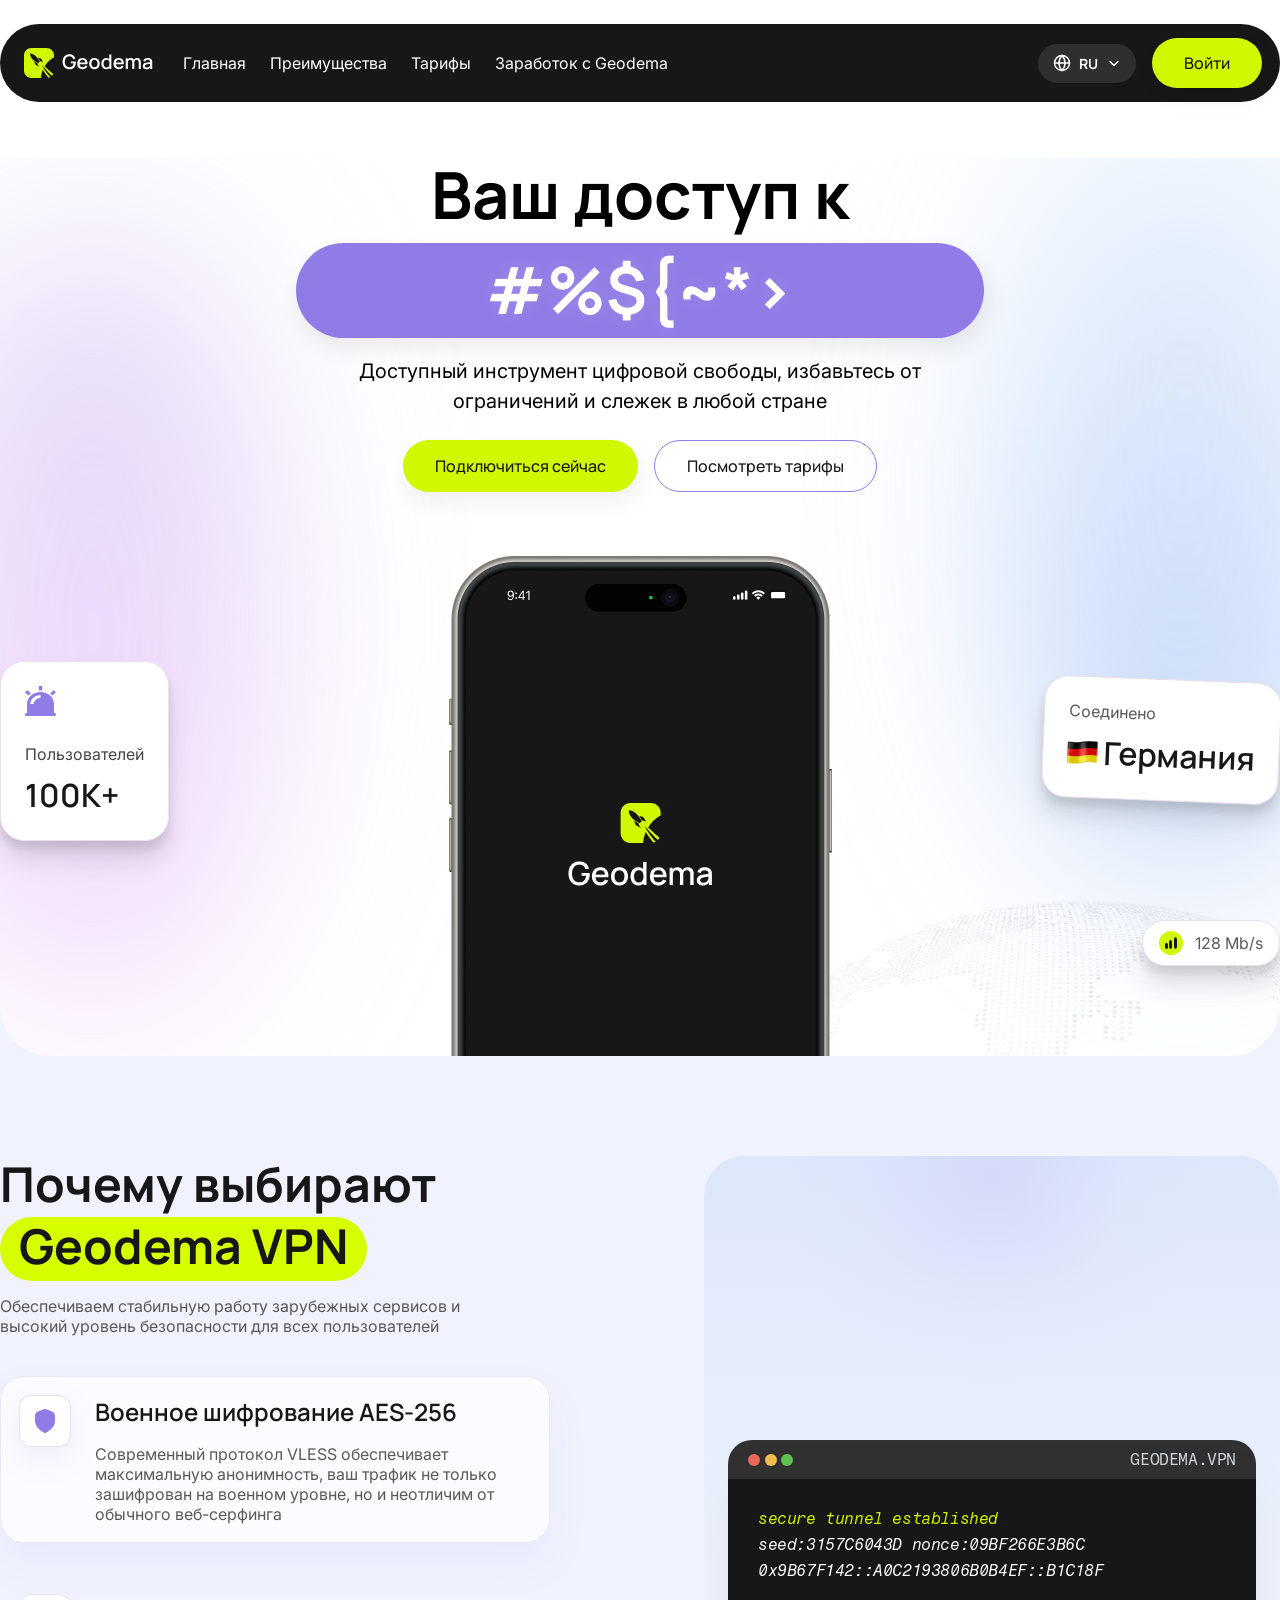
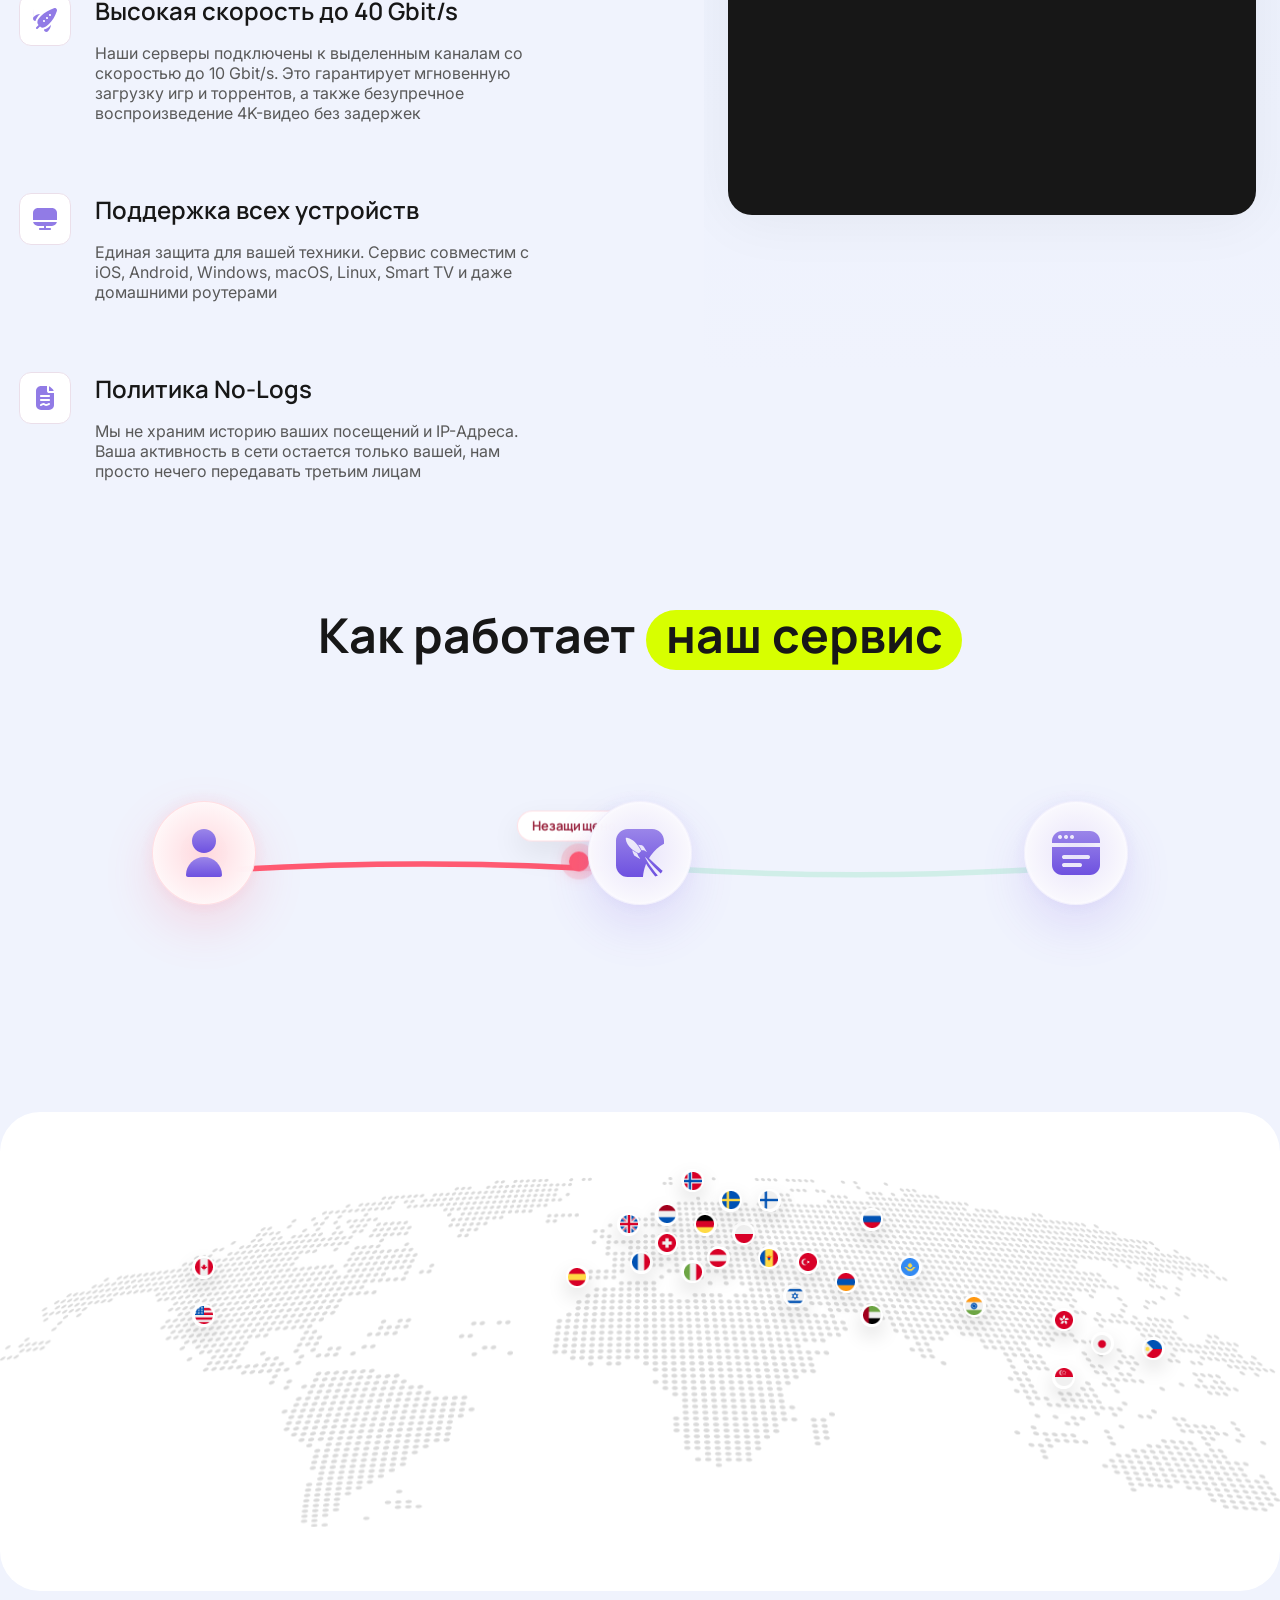
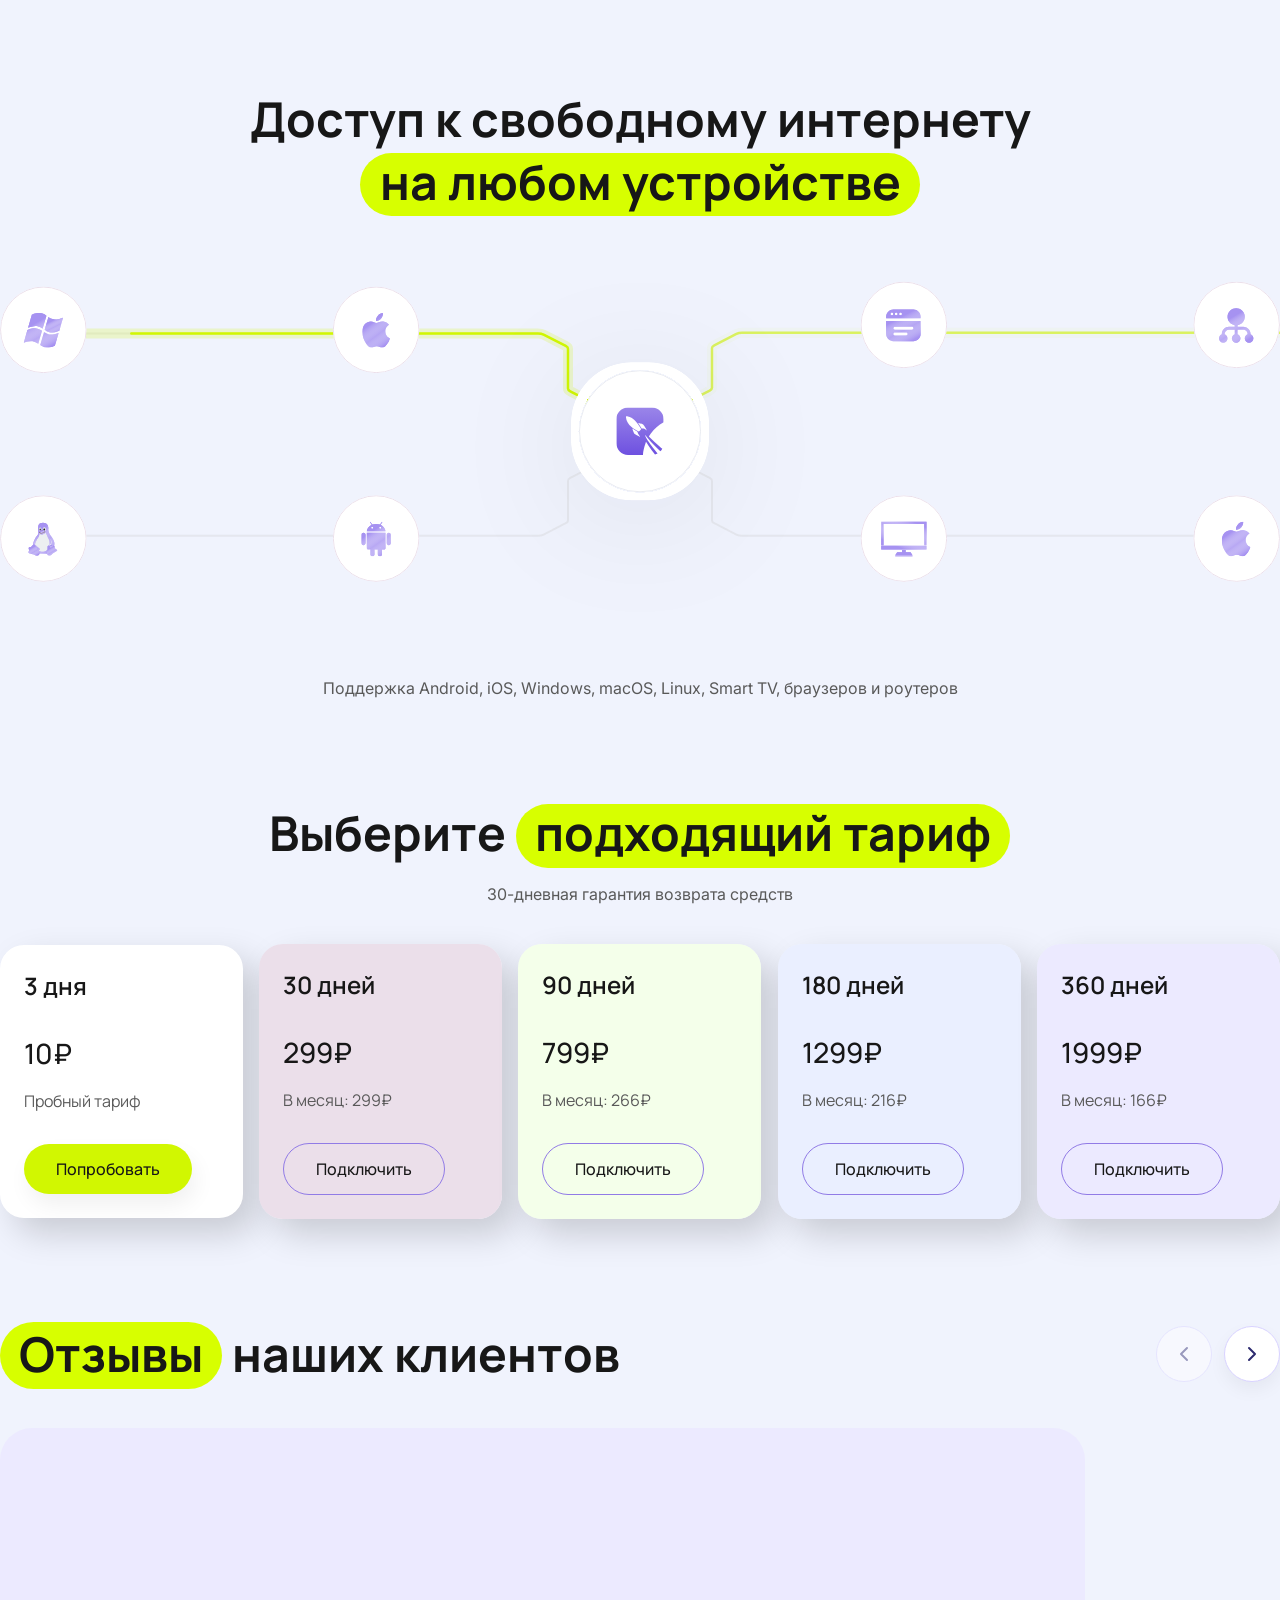
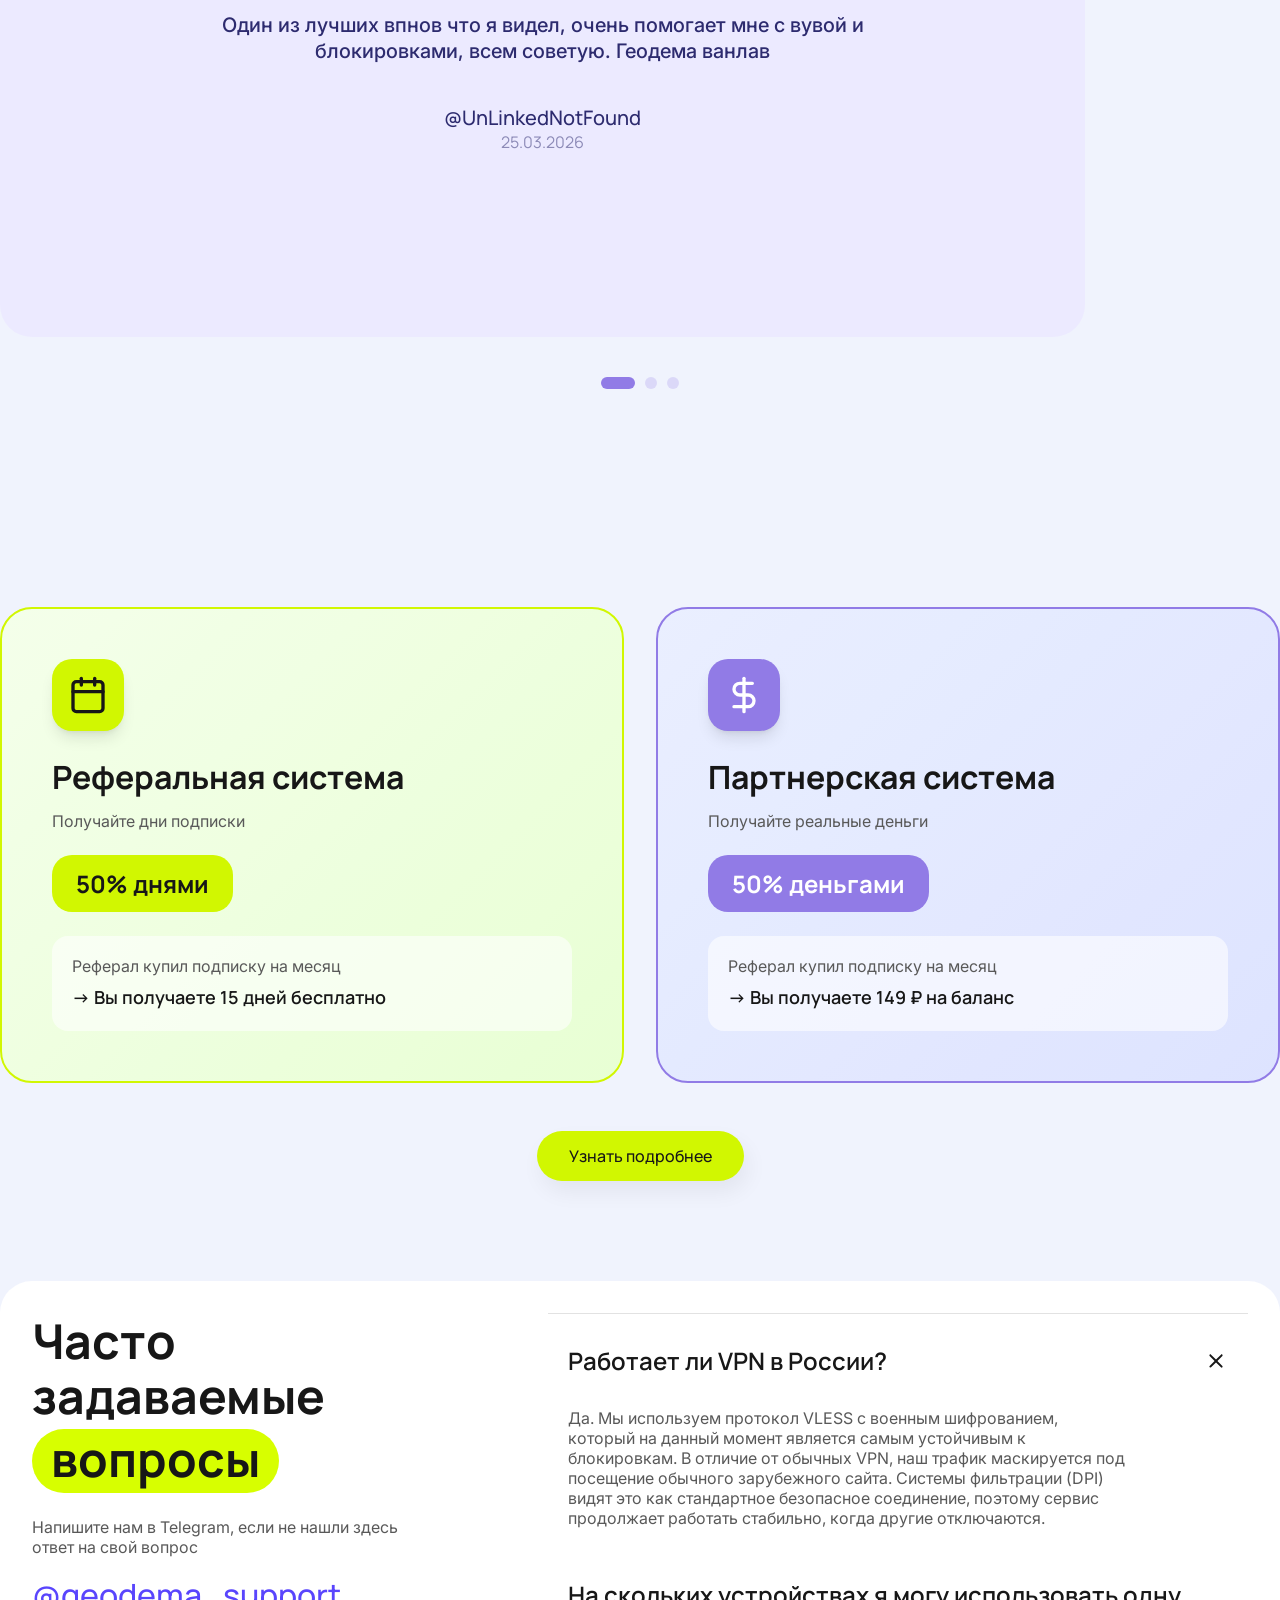
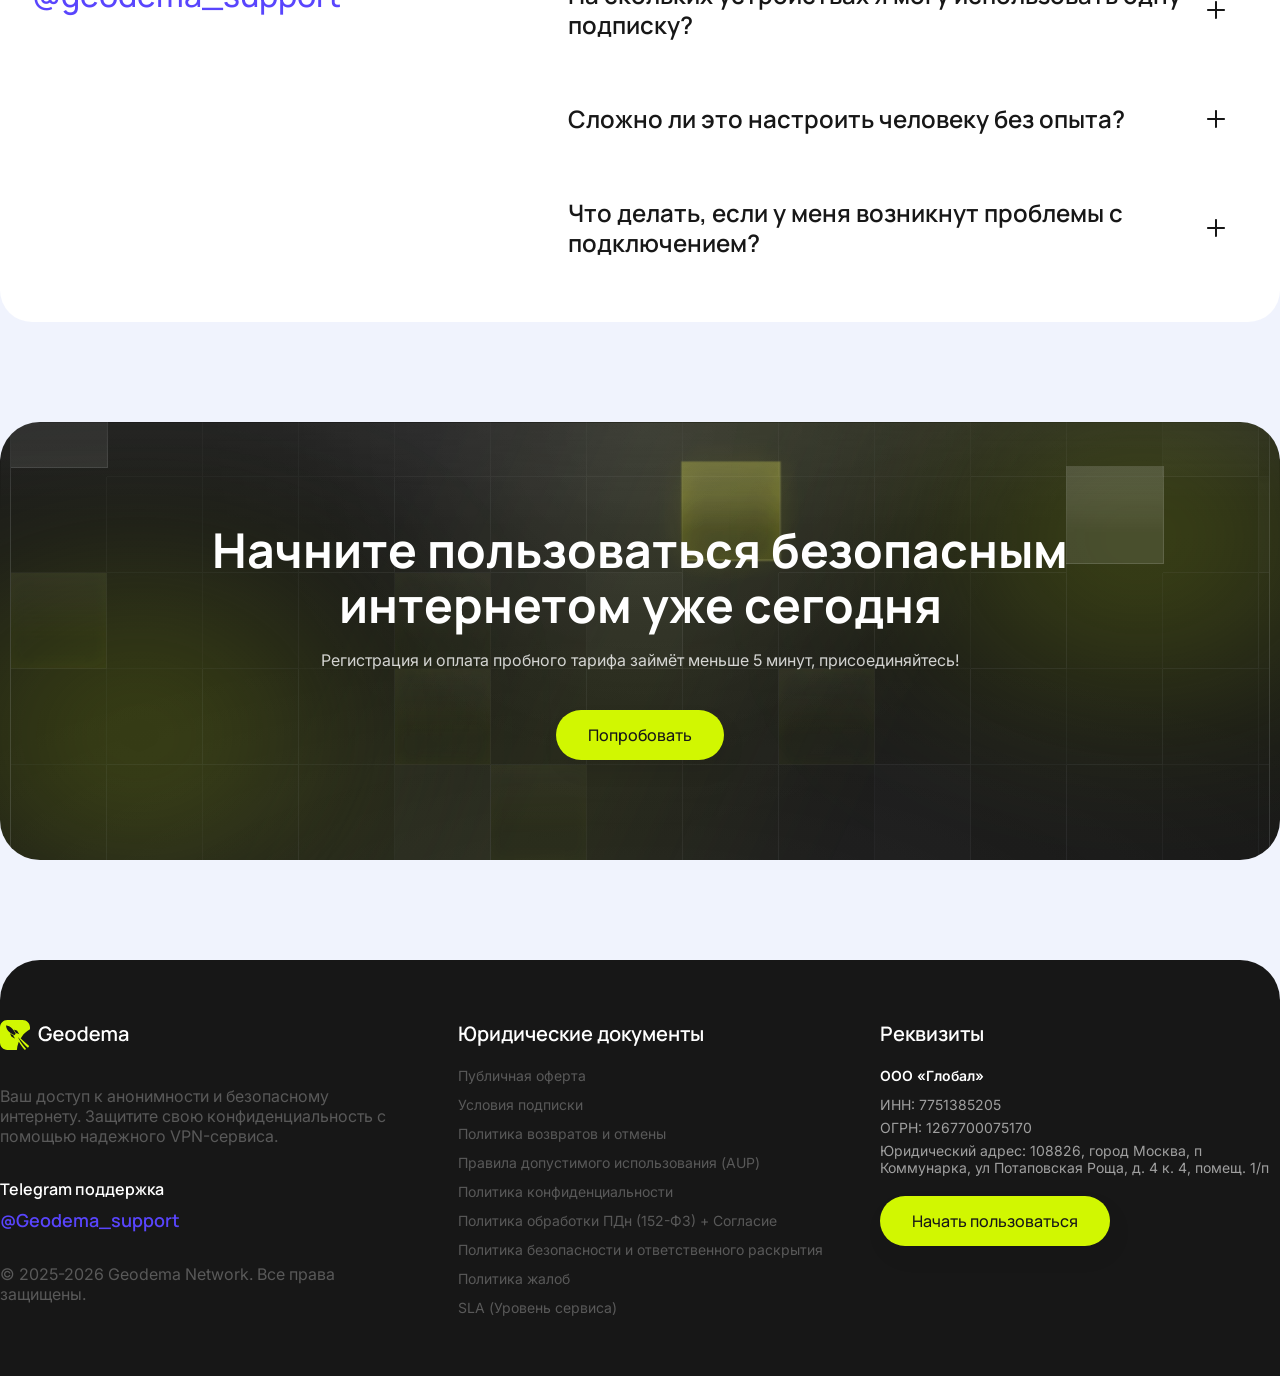
<file: index.html>
<!doctype html>
<html lang="en">
  <head>
    <meta charset="UTF-8" />
    <meta name="viewport" content="width=device-width, initial-scale=1.0" />
    <title>Geodema VPN</title>
    <link rel="stylesheet" href="assets/css/reset.css" />
    <link rel="stylesheet" href="assets/css/styles.css" />
  </head>
  <body data-page="home">
    <header class="header">
      <div class="container">
        <div class="header__container">
          <a href="/" class="logo" aria-label="Geodema VPN">
            <svg
              xmlns="http://www.w3.org/2000/svg"
              width="129"
              height="30"
              viewBox="0 0 129 30"
              fill="none"
            >
              <path
                d="M22.6104 0C26.6915 1.01496e-05 30.0001 3.30851 30.0001 7.38972V9.29362C26.7713 11.0503 23.9774 13.5262 21.7708 16.628C21.3567 17.2178 20.8692 17.967 20.6666 18.3255C20.7137 18.385 20.7608 18.4444 20.8078 18.504C22.9475 20.6338 25.1759 22.6645 27.46 24.6165C28.0221 25.0964 28.5877 25.5714 29.1566 26.0417C28.8225 26.6778 28.3985 27.2592 27.9014 27.769C26.5568 26.5003 25.2556 25.2089 24.0122 23.9095C22.5418 22.3728 21.1523 20.8251 19.8674 19.2905C18.9545 18.1976 18.1828 17.3489 18.144 17.3742C18.0412 17.49 19.3658 19.9722 20.2918 21.3869C21.9358 23.8786 23.926 26.4802 26.1618 29.092C25.6506 29.3727 25.1028 29.5946 24.5272 29.7488C23.0214 27.8558 21.5802 25.9073 20.2078 23.9032C19.8272 23.3322 19.4543 22.7542 19.0956 22.1762L19.0927 22.1718C19.0053 22.0295 18.9203 21.8878 18.8372 21.7464C18.7489 21.9516 18.6347 22.2378 18.5169 22.5428C17.572 25.0466 17.0225 27.5344 16.8689 30H7.38972C3.30851 30 0 26.6915 0 22.6103V7.38972C0 3.30851 3.30851 1.07853e-05 7.38972 0H22.6104ZM10.7102 13.6308C10.4272 13.4122 10.1829 13.2579 10.1572 13.2836C10.08 13.3608 10.633 14.9684 11.0317 15.8558C11.4175 16.7304 11.4562 16.7562 13.3468 17.7593C15.3402 18.8011 15.4432 18.8139 14.6458 17.8493C13.8355 16.8847 13.4367 16.113 13.5139 15.7015C13.5653 15.4314 13.4238 15.3156 12.395 14.7112C11.7519 14.3253 10.9932 13.8366 10.7102 13.6308ZM7.37913 5.63078C7.08333 5.56648 6.67175 5.52785 6.46597 5.54072C6.08013 5.56644 6.08011 5.57932 6.11869 6.20951C6.23444 8.17731 7.64918 10.608 9.64261 12.2672C10.7745 13.2188 12.5622 14.3892 13.5525 14.8522L14.2728 15.1867L15.7132 13.7462L15.4174 13.1288C14.6972 11.6112 12.9608 9.23192 11.7776 8.12585C10.3886 6.82685 8.781 5.91374 7.37913 5.63078ZM15.1087 10.0164C14.4528 9.88777 13.9126 9.79777 13.8868 9.81062C13.8613 9.83654 14.1571 10.2995 14.5428 10.8524C14.9158 11.4183 15.3916 12.1642 15.5975 12.5372L15.9704 13.206H16.7035C17.5266 13.1932 18.0025 13.3988 18.7613 14.0805C19.0315 14.3249 19.2629 14.4921 19.2629 14.4407C19.2628 14.2734 18.3883 12.7302 17.6424 11.5726C16.8707 10.3894 16.845 10.3765 15.1087 10.0164Z"
                fill="#D1F701"
              />
              <path
                d="M45.29 21.3C44.3233 21.3 43.4333 21.1333 42.62 20.8C41.8067 20.46 41.1 19.9667 40.5 19.32C39.9 18.6733 39.4333 17.8867 39.1 16.96C38.7667 16.0333 38.6 14.98 38.6 13.8C38.6 12.2467 38.8833 10.9133 39.45 9.8C40.0167 8.68 40.8033 7.82 41.81 7.22C42.8167 6.61333 43.9767 6.31 45.29 6.31C46.9833 6.31 48.3333 6.70333 49.34 7.49C50.3533 8.27667 51.0433 9.36333 51.41 10.75L49.29 11.13C48.9967 10.27 48.5233 9.58333 47.87 9.07C47.2167 8.55667 46.3967 8.29667 45.41 8.29C44.39 8.28333 43.54 8.51 42.86 8.97C42.1867 9.43 41.68 10.0767 41.34 10.91C41 11.7367 40.8267 12.7 40.82 13.8C40.8133 14.9 40.98 15.8633 41.32 16.69C41.66 17.51 42.17 18.15 42.85 18.61C43.5367 19.07 44.39 19.3033 45.41 19.31C46.23 19.3233 46.9333 19.1733 47.52 18.86C48.1133 18.54 48.5833 18.0733 48.93 17.46C49.2767 16.8467 49.5 16.0933 49.6 15.2H46.8V13.52H51.82C51.8333 13.64 51.8433 13.8 51.85 14C51.8567 14.1933 51.86 14.3167 51.86 14.37C51.86 15.7033 51.6033 16.8933 51.09 17.94C50.5767 18.9867 49.83 19.81 48.85 20.41C47.87 21.0033 46.6833 21.3 45.29 21.3Z"
                fill="white"
              />
              <path
                d="M58.6431 21.3C57.5698 21.3 56.6265 21.0667 55.8131 20.6C55.0065 20.1267 54.3765 19.47 53.9231 18.63C53.4765 17.7833 53.2531 16.8033 53.2531 15.69C53.2531 14.51 53.4731 13.4867 53.9131 12.62C54.3598 11.7533 54.9798 11.0833 55.7731 10.61C56.5665 10.1367 57.4898 9.9 58.5431 9.9C59.6431 9.9 60.5798 10.1567 61.3531 10.67C62.1265 11.1767 62.7031 11.9 63.0831 12.84C63.4698 13.78 63.6231 14.8967 63.5431 16.19H61.4531V15.43C61.4398 14.1767 61.1998 13.25 60.7331 12.65C60.2731 12.05 59.5698 11.75 58.6231 11.75C57.5765 11.75 56.7898 12.08 56.2631 12.74C55.7365 13.4 55.4731 14.3533 55.4731 15.6C55.4731 16.7867 55.7365 17.7067 56.2631 18.36C56.7898 19.0067 57.5498 19.33 58.5431 19.33C59.1965 19.33 59.7598 19.1833 60.2331 18.89C60.7131 18.59 61.0865 18.1633 61.3531 17.61L63.4031 18.26C62.9831 19.2267 62.3465 19.9767 61.4931 20.51C60.6398 21.0367 59.6898 21.3 58.6431 21.3ZM54.7931 16.19V14.56H62.5031V16.19H54.7931Z"
                fill="white"
              />
              <path
                d="M70.4767 21.3C69.3967 21.3 68.4601 21.0567 67.6667 20.57C66.8734 20.0833 66.2601 19.4133 65.8267 18.56C65.4001 17.7 65.1867 16.71 65.1867 15.59C65.1867 14.4633 65.4067 13.4733 65.8467 12.62C66.2867 11.76 66.9034 11.0933 67.6967 10.62C68.4901 10.14 69.4167 9.9 70.4767 9.9C71.5567 9.9 72.4934 10.1433 73.2867 10.63C74.0801 11.1167 74.6934 11.7867 75.1267 12.64C75.5601 13.4933 75.7767 14.4767 75.7767 15.59C75.7767 16.7167 75.5567 17.71 75.1167 18.57C74.6834 19.4233 74.0701 20.0933 73.2767 20.58C72.4834 21.06 71.5501 21.3 70.4767 21.3ZM70.4767 19.33C71.5101 19.33 72.2801 18.9833 72.7867 18.29C73.3001 17.59 73.5567 16.69 73.5567 15.59C73.5567 14.4633 73.2967 13.5633 72.7767 12.89C72.2634 12.21 71.4967 11.87 70.4767 11.87C69.7767 11.87 69.2001 12.03 68.7467 12.35C68.2934 12.6633 67.9567 13.1 67.7367 13.66C67.5167 14.2133 67.4067 14.8567 67.4067 15.59C67.4067 16.7233 67.6667 17.63 68.1867 18.31C68.7067 18.99 69.4701 19.33 70.4767 19.33Z"
                fill="white"
              />
              <path
                d="M82.2642 21.3C81.2576 21.3 80.3876 21.05 79.6542 20.55C78.9276 20.05 78.3642 19.37 77.9642 18.51C77.5709 17.6433 77.3742 16.67 77.3742 15.59C77.3742 14.5033 77.5742 13.5333 77.9742 12.68C78.3742 11.82 78.9409 11.1433 79.6742 10.65C80.4142 10.15 81.2909 9.9 82.3042 9.9C83.3242 9.9 84.1809 10.15 84.8742 10.65C85.5742 11.1433 86.1009 11.82 86.4542 12.68C86.8142 13.54 86.9942 14.51 86.9942 15.59C86.9942 16.67 86.8142 17.64 86.4542 18.5C86.0942 19.36 85.5642 20.0433 84.8642 20.55C84.1642 21.05 83.2976 21.3 82.2642 21.3ZM82.5542 19.41C83.2409 19.41 83.8009 19.2467 84.2342 18.92C84.6676 18.5933 84.9842 18.1433 85.1842 17.57C85.3842 16.9967 85.4842 16.3367 85.4842 15.59C85.4842 14.8433 85.3809 14.1833 85.1742 13.61C84.9742 13.0367 84.6609 12.59 84.2342 12.27C83.8142 11.95 83.2776 11.79 82.6242 11.79C81.9309 11.79 81.3609 11.96 80.9142 12.3C80.4676 12.64 80.1342 13.0967 79.9142 13.67C79.7009 14.2433 79.5942 14.8833 79.5942 15.59C79.5942 16.3033 79.7009 16.95 79.9142 17.53C80.1342 18.1033 80.4609 18.56 80.8942 18.9C81.3342 19.24 81.8876 19.41 82.5542 19.41ZM85.4842 21V13.23H85.2442V6.6H87.3442V21H85.4842Z"
                fill="white"
              />
              <path
                d="M94.9322 21.3C93.8589 21.3 92.9155 21.0667 92.1022 20.6C91.2955 20.1267 90.6655 19.47 90.2122 18.63C89.7655 17.7833 89.5422 16.8033 89.5422 15.69C89.5422 14.51 89.7622 13.4867 90.2022 12.62C90.6488 11.7533 91.2689 11.0833 92.0622 10.61C92.8555 10.1367 93.7789 9.9 94.8322 9.9C95.9322 9.9 96.8689 10.1567 97.6422 10.67C98.4155 11.1767 98.9922 11.9 99.3722 12.84C99.7589 13.78 99.9122 14.8967 99.8322 16.19H97.7422V15.43C97.7289 14.1767 97.4889 13.25 97.0222 12.65C96.5622 12.05 95.8589 11.75 94.9122 11.75C93.8655 11.75 93.0788 12.08 92.5522 12.74C92.0255 13.4 91.7622 14.3533 91.7622 15.6C91.7622 16.7867 92.0255 17.7067 92.5522 18.36C93.0788 19.0067 93.8389 19.33 94.8322 19.33C95.4855 19.33 96.0489 19.1833 96.5222 18.89C97.0022 18.59 97.3755 18.1633 97.6422 17.61L99.6922 18.26C99.2722 19.2267 98.6355 19.9767 97.7822 20.51C96.9289 21.0367 95.9789 21.3 94.9322 21.3ZM91.0822 16.19V14.56H98.7922V16.19H91.0822Z"
                fill="white"
              />
              <path
                d="M114.723 21L114.733 14.27C114.733 13.49 114.533 12.8833 114.133 12.45C113.733 12.01 113.206 11.79 112.553 11.79C112.153 11.79 111.786 11.8833 111.453 12.07C111.126 12.25 110.859 12.5233 110.653 12.89C110.453 13.25 110.353 13.7033 110.353 14.25L109.343 13.74C109.329 12.98 109.489 12.3133 109.823 11.74C110.163 11.1667 110.623 10.7233 111.203 10.41C111.783 10.09 112.433 9.93 113.153 9.93C114.319 9.93 115.223 10.28 115.863 10.98C116.503 11.68 116.823 12.61 116.823 13.77L116.813 21H114.723ZM101.773 21V10.2H103.633V13.32H103.873V21H101.773ZM108.253 21L108.263 14.31C108.263 13.5233 108.063 12.9067 107.663 12.46C107.269 12.0133 106.739 11.79 106.073 11.79C105.413 11.79 104.879 12.0167 104.473 12.47C104.073 12.9233 103.873 13.5167 103.873 14.25L102.873 13.61C102.873 12.9033 103.043 12.2733 103.383 11.72C103.723 11.1667 104.183 10.73 104.763 10.41C105.343 10.09 105.999 9.93 106.733 9.93C107.499 9.93 108.153 10.0933 108.693 10.42C109.233 10.74 109.643 11.19 109.923 11.77C110.209 12.35 110.353 13.0233 110.353 13.79L110.343 21H108.253Z"
                fill="white"
              />
              <path
                d="M122.47 21.3C121.67 21.3 121 21.1533 120.46 20.86C119.92 20.56 119.51 20.1667 119.23 19.68C118.956 19.1867 118.82 18.6467 118.82 18.06C118.82 17.5133 118.916 17.0333 119.11 16.62C119.303 16.2067 119.59 15.8567 119.97 15.57C120.35 15.2767 120.816 15.04 121.37 14.86C121.85 14.72 122.393 14.5967 123 14.49C123.606 14.3833 124.243 14.2833 124.91 14.19C125.583 14.0967 126.25 14.0033 126.91 13.91L126.15 14.33C126.163 13.4833 125.983 12.8567 125.61 12.45C125.243 12.0367 124.61 11.83 123.71 11.83C123.143 11.83 122.623 11.9633 122.15 12.23C121.676 12.49 121.346 12.9233 121.16 13.53L119.21 12.93C119.476 12.0033 119.983 11.2667 120.73 10.72C121.483 10.1733 122.483 9.9 123.73 9.9C124.696 9.9 125.536 10.0667 126.25 10.4C126.97 10.7267 127.496 11.2467 127.83 11.96C128.003 12.3133 128.11 12.6867 128.15 13.08C128.19 13.4733 128.21 13.8967 128.21 14.35V21H126.36V18.53L126.72 18.85C126.273 19.6767 125.703 20.2933 125.01 20.7C124.323 21.1 123.476 21.3 122.47 21.3ZM122.84 19.59C123.433 19.59 123.943 19.4867 124.37 19.28C124.796 19.0667 125.14 18.7967 125.4 18.47C125.66 18.1433 125.83 17.8033 125.91 17.45C126.023 17.13 126.086 16.77 126.1 16.37C126.12 15.97 126.13 15.65 126.13 15.41L126.81 15.66C126.15 15.76 125.55 15.85 125.01 15.93C124.47 16.01 123.98 16.09 123.54 16.17C123.106 16.2433 122.72 16.3333 122.38 16.44C122.093 16.54 121.836 16.66 121.61 16.8C121.39 16.94 121.213 17.11 121.08 17.31C120.953 17.51 120.89 17.7533 120.89 18.04C120.89 18.32 120.96 18.58 121.1 18.82C121.24 19.0533 121.453 19.24 121.74 19.38C122.026 19.52 122.393 19.59 122.84 19.59Z"
                fill="white"
              />
            </svg>
          </a>

          <button
            class="burger"
            type="button"
            aria-label="Открыть меню"
            aria-expanded="false"
          >
            <span></span>
            <span></span>
            <span></span>
          </button>

          <nav class="header__nav" id="mobileMenu">
            <ul class="navbar">
              <li><a href="/" class="navbar__item">Главная</a></li>
              <li><a href="#features" class="navbar__item">Преимущества</a></li>
              <li><a href="#prices" class="navbar__item">Тарифы</a></li>
              <li>
                <a href="/ref" class="navbar__item">Заработок с Geodema</a>
              </li>
            </ul>

            <div class="header__actions">
              <div class="language-switcher">
                <button
                  class="language language__trigger"
                  type="button"
                  aria-haspopup="menu"
                  aria-expanded="false"
                  aria-controls="language-menu"
                  aria-label="Выбрать язык"
                >
                  <svg
                    width="18"
                    height="18"
                    viewBox="0 0 18 18"
                    fill="none"
                    xmlns="http://www.w3.org/2000/svg"
                  >
                    <g clip-path="url(#clip0_3_4755)">
                      <path
                        d="M9 16.5C13.1421 16.5 16.5 13.1421 16.5 9C16.5 4.85786 13.1421 1.5 9 1.5C4.85786 1.5 1.5 4.85786 1.5 9C1.5 13.1421 4.85786 16.5 9 16.5Z"
                        stroke="white"
                        stroke-width="1.5"
                        stroke-linecap="round"
                        stroke-linejoin="round"
                      />
                      <path
                        d="M9 1.5C7.07418 3.52212 6 6.20756 6 9C6 11.7924 7.07418 14.4779 9 16.5C10.9258 14.4779 12 11.7924 12 9C12 6.20756 10.9258 3.52212 9 1.5Z"
                        stroke="white"
                        stroke-width="1.5"
                        stroke-linecap="round"
                        stroke-linejoin="round"
                      />
                      <path
                        d="M1.5 9H16.5"
                        stroke="white"
                        stroke-width="1.5"
                        stroke-linecap="round"
                        stroke-linejoin="round"
                      />
                    </g>
                    <defs>
                      <clipPath id="clip0_3_4755">
                        <rect width="18" height="18" fill="white" />
                      </clipPath>
                    </defs>
                  </svg>

                  <span class="language__current">RU</span>

                  <svg
                    class="language__chevron"
                    width="14"
                    height="14"
                    viewBox="0 0 14 14"
                    fill="none"
                    xmlns="http://www.w3.org/2000/svg"
                    aria-hidden="true"
                  >
                    <path
                      d="M3 5.5L7 9.5L11 5.5"
                      stroke="white"
                      stroke-width="1.5"
                      stroke-linecap="round"
                      stroke-linejoin="round"
                    />
                  </svg>
                </button>

                <div class="language__menu" id="language-menu" role="menu">
                  <button
                    class="language__option"
                    type="button"
                    role="menuitemradio"
                    aria-checked="true"
                    data-lang="ru"
                  >
                    <span class="language__option-code">RU</span>
                    <span class="language__option-label">Русский</span>
                  </button>

                  <button
                    class="language__option"
                    type="button"
                    role="menuitemradio"
                    aria-checked="false"
                    data-lang="en"
                  >
                    <span class="language__option-code">EN</span>
                    <span class="language__option-label">English</span>
                  </button>
                </div>
              </div>

              <a href="https://app.geodema.org" class="btn main">Войти</a>
            </div>
          </nav>
        </div>
      </div>
    </header>
    <section class="home" id="home">
      <div class="container home__container">
        <h1>
          Ваш доступ к<br />
          <span class="hero-word" aria-live="polite">анонимности</span>
        </h1>
        <p>
          Доступный инструмент цифровой свободы, избавьтесь от ограничений и
          слежек в любой стране
        </p>
        <div class="buttons">
          <a href="https://app.geodema.org" class="btn main"
            >Подключиться сейчас</a
          >
          <a href="#prices" class="btn">Посмотреть тарифы</a>
        </div>
        <img src="assets/img/phone.png" alt="" class="phone" />
        <div class="users">
          <svg
            width="32"
            height="34"
            viewBox="0 0 32 34"
            fill="none"
            xmlns="http://www.w3.org/2000/svg"
          >
            <g clip-path="url(#clip0_3_257)">
              <path
                d="M2.01144 27V18C2.01144 14.8174 3.43371 11.7652 5.96537 9.51472C8.49702 7.26428 11.9307 6 15.511 6C19.0913 6 22.5249 7.26428 25.0567 9.51472C27.5883 11.7652 29.0106 14.8174 29.0106 18V27H30.698V30H0.323987V27H2.01144ZM5.38633 18H8.76122C8.76122 16.4087 9.47235 14.8826 10.7382 13.7574C12.004 12.6321 13.7208 12 15.511 12V9C12.8257 9 10.2505 9.94821 8.35178 11.636C6.45303 13.3239 5.38633 15.6131 5.38633 18ZM13.8236 0H17.1985V4.5H13.8236V0ZM28.636 4.212L31.0209 6.333L27.4435 9.514L25.0563 7.394L28.636 4.212ZM0 6.333L2.38492 4.212L5.96456 7.392L3.57964 9.516L0 6.333Z"
                fill="url(#paint0_linear_3_257)"
                fill-opacity="0.24"
              />
              <path
                d="M2.01144 27V18C2.01144 14.8174 3.43371 11.7652 5.96537 9.51472C8.49702 7.26428 11.9307 6 15.511 6C19.0913 6 22.5249 7.26428 25.0567 9.51472C27.5883 11.7652 29.0106 14.8174 29.0106 18V27H30.698V30H0.323987V27H2.01144ZM5.38633 18H8.76122C8.76122 16.4087 9.47235 14.8826 10.7382 13.7574C12.004 12.6321 13.7208 12 15.511 12V9C12.8257 9 10.2505 9.94821 8.35178 11.636C6.45303 13.3239 5.38633 15.6131 5.38633 18ZM13.8236 0H17.1985V4.5H13.8236V0ZM28.636 4.212L31.0209 6.333L27.4435 9.514L25.0563 7.394L28.636 4.212ZM0 6.333L2.38492 4.212L5.96456 7.392L3.57964 9.516L0 6.333Z"
                fill="#917BE6"
              />
            </g>
            <defs>
              <linearGradient
                id="paint0_linear_3_257"
                x1="15.511"
                y1="6.10352e-05"
                x2="15.511"
                y2="30.0001"
                gradientUnits="userSpaceOnUse"
              >
                <stop stop-color="white" />
                <stop offset="1" stop-color="white" stop-opacity="0" />
              </linearGradient>
              <clipPath id="clip0_3_257">
                <rect width="31.0209" height="30" fill="white" />
              </clipPath>
            </defs>
          </svg>
          <span>Пользователей</span>
          <span>100K+</span>
        </div>
        <div class="speed">
          <svg
            width="24"
            height="24"
            viewBox="0 0 24 24"
            fill="none"
            xmlns="http://www.w3.org/2000/svg"
          >
            <rect width="24" height="24" rx="12" fill="#D1F701" />
            <g clip-path="url(#clip0_7_11084)">
              <path
                d="M7.5 12C7.10218 12 6.72064 12.158 6.43934 12.4393C6.15804 12.7206 6 13.1022 6 13.5V16.5C6 16.8978 6.15804 17.2794 6.43934 17.5607C6.72064 17.842 7.10218 18 7.5 18C7.89782 18 8.27936 17.842 8.56066 17.5607C8.84196 17.2794 9 16.8978 9 16.5V13.5C9 13.1022 8.84196 12.7206 8.56066 12.4393C8.27936 12.158 7.89782 12 7.5 12Z"
                fill="#171717"
              />
              <path
                d="M11.5 9C11.1022 9 10.7206 9.23705 10.4393 9.65901C10.158 10.081 10 10.6533 10 11.25V15.75C10 16.3467 10.158 16.919 10.4393 17.341C10.7206 17.7629 11.1022 18 11.5 18C11.8978 18 12.2794 17.7629 12.5607 17.341C12.842 16.919 13 16.3467 13 15.75V11.25C13 10.6533 12.842 10.081 12.5607 9.65901C12.2794 9.23705 11.8978 9 11.5 9Z"
                fill="#171717"
              />
              <path
                d="M16.5 6C16.1022 6 15.7206 6.31607 15.4393 6.87868C15.158 7.44129 15 8.20435 15 9V15C15 15.7956 15.158 16.5587 15.4393 17.1213C15.7206 17.6839 16.1022 18 16.5 18C16.8978 18 17.2794 17.6839 17.5607 17.1213C17.842 16.5587 18 15.7956 18 15V9C18 8.20435 17.842 7.44129 17.5607 6.87868C17.2794 6.31607 16.8978 6 16.5 6Z"
                fill="#171717"
              />
            </g>
            <defs>
              <clipPath id="clip0_7_11084">
                <rect
                  width="12"
                  height="12"
                  fill="white"
                  transform="translate(6 6)"
                />
              </clipPath>
            </defs>
          </svg>
          <span>128 Mb/s</span>
        </div>
        <div class="germany">
          <span>Соединено</span>
          <div>
            <img src="assets/img/germany.png" alt="" />
            <span>Германия</span>
          </div>
        </div>
      </div>
      <img src="assets/img/planet.png" alt="" class="planet" />
      <svg
        width="483"
        height="1080"
        viewBox="0 0 483 1080"
        fill="none"
        xmlns="http://www.w3.org/2000/svg"
        class="blue__blur"
      >
        <g opacity="0.6" filter="url(#filter0_f_1_477)">
          <ellipse
            cx="386.5"
            cy="506"
            rx="186.5"
            ry="396"
            fill="url(#paint0_linear_1_477)"
          />
        </g>
        <defs>
          <filter
            id="filter0_f_1_477"
            x="0"
            y="-90"
            width="773"
            height="1192"
            filterUnits="userSpaceOnUse"
            color-interpolation-filters="sRGB"
          >
            <feFlood flood-opacity="0" result="BackgroundImageFix" />
            <feBlend
              mode="normal"
              in="SourceGraphic"
              in2="BackgroundImageFix"
              result="shape"
            />
            <feGaussianBlur
              stdDeviation="100"
              result="effect1_foregroundBlur_1_477"
            />
          </filter>
          <linearGradient
            id="paint0_linear_1_477"
            x1="527.139"
            y1="248.5"
            x2="466.28"
            y2="909.347"
            gradientUnits="userSpaceOnUse"
          >
            <stop stop-color="#D1E3FB" />
            <stop offset="1" stop-color="#93B5F0" />
          </linearGradient>
        </defs>
      </svg>

      <svg
        width="477"
        height="1031"
        viewBox="0 0 477 1031"
        fill="none"
        xmlns="http://www.w3.org/2000/svg"
        class="pink__blur"
      >
        <g opacity="0.6" filter="url(#filter0_f_1_476)">
          <ellipse
            cx="93.5"
            cy="596"
            rx="183.5"
            ry="396"
            fill="url(#paint0_linear_1_476)"
          />
        </g>
        <defs>
          <filter
            id="filter0_f_1_476"
            x="-290"
            y="0"
            width="767"
            height="1192"
            filterUnits="userSpaceOnUse"
            color-interpolation-filters="sRGB"
          >
            <feFlood flood-opacity="0" result="BackgroundImageFix" />
            <feBlend
              mode="normal"
              in="SourceGraphic"
              in2="BackgroundImageFix"
              result="shape"
            />
            <feGaussianBlur
              stdDeviation="100"
              result="effect1_foregroundBlur_1_476"
            />
          </filter>
          <linearGradient
            id="paint0_linear_1_476"
            x1="231.877"
            y1="338.5"
            x2="170.04"
            y2="999.164"
            gradientUnits="userSpaceOnUse"
          >
            <stop stop-color="#D2BEF3" />
            <stop offset="1" stop-color="#EFC2F9" />
          </linearGradient>
        </defs>
      </svg>
    </section>
    <section class="why" id="features">
      <div class="container why__container">
        <div>
          <header>
            <h2>
              Почему выбирают
              <span class="highlight">Geodema VPN</span>
            </h2>
            <p>
              Обеспечиваем стабильную работу зарубежных сервисов и высокий
              уровень безопасности для всех пользователей
            </p>
          </header>
          <ul class="why__tabs">
            <li
              class="why__tab is-active"
              data-feature="encryption"
              role="button"
              tabindex="0"
              aria-pressed="true"
            >
              <div class="icon">
                <svg
                  width="24"
                  height="24"
                  viewBox="0 0 24 24"
                  fill="none"
                  xmlns="http://www.w3.org/2000/svg"
                >
                  <g clip-path="url(#clip0_1_503)">
                    <path
                      d="M18.5811 2.14073L12.3161 0.0517291C12.111 -0.016592 11.8892 -0.016592 11.6841 0.0517291L5.41809 2.14073C4.42219 2.47178 3.55591 3.10823 2.94233 3.95967C2.32875 4.81111 1.99906 5.83424 2.00009 6.88373V12.0007C2.00009 19.5637 11.2001 23.7407 11.5941 23.9147C11.7219 23.9715 11.8602 24.0009 12.0001 24.0009C12.14 24.0009 12.2783 23.9715 12.4061 23.9147C12.8001 23.7407 22.0001 19.5637 22.0001 12.0007V6.88373C22.0011 5.83412 21.6712 4.81089 21.0574 3.95944C20.4437 3.10799 19.5772 2.47161 18.5811 2.14073Z"
                      fill="#917BE6"
                    />
                  </g>
                  <defs>
                    <clipPath id="clip0_1_503">
                      <rect width="24" height="24" fill="white" />
                    </clipPath>
                  </defs>
                </svg>
              </div>
              <div class="text">
                <h3>Военное шифрование AES-256</h3>
                <p>
                  Современный протокол VLESS обеспечивает максимальную
                  анонимность, ваш трафик не только зашифрован на военном
                  уровне, но и неотличим от обычного веб-серфинга
                </p>
              </div>
            </li>

            <li
              class="why__tab"
              data-feature="speed"
              role="button"
              tabindex="0"
              aria-pressed="false"
            >
              <div class="icon">
                <svg
                  width="24"
                  height="24"
                  viewBox="0 0 24 24"
                  fill="none"
                  xmlns="http://www.w3.org/2000/svg"
                >
                  <g clip-path="url(#clip0_1_509)">
                    <path
                      d="M23.351 0.648362C23.0559 0.350047 22.6812 0.142886 22.2716 0.0515755C21.8621 -0.0397355 21.4349 -0.0113453 21.041 0.133362L20.825 0.210362C15.9881 1.78361 11.5845 4.46286 7.964 8.03536C7.05539 8.96799 6.22867 9.97704 5.493 11.0514C4.093 13.0514 3.827 15.2404 5.547 16.9614L5.586 16.9994L3.293 19.2924C3.10553 19.4799 3.00021 19.7342 3.00021 19.9994C3.00021 20.2645 3.10553 20.5188 3.293 20.7064C3.48053 20.8938 3.73484 20.9991 4 20.9991C4.26516 20.9991 4.51947 20.8938 4.707 20.7064L7 18.4134L7.038 18.4524C8.759 20.1724 10.953 19.9044 12.948 18.5064C14.0223 17.7707 15.0314 16.944 15.964 16.0354C19.5366 12.4145 22.2159 8.01065 23.789 3.17336L23.866 2.95736C24.0107 2.56365 24.0392 2.1366 23.9478 1.72718C23.8565 1.31775 23.6493 0.943253 23.351 0.648362ZM11 13.9994C10.8022 13.9994 10.6089 13.9407 10.4444 13.8308C10.28 13.721 10.1518 13.5648 10.0761 13.382C10.0004 13.1993 9.98063 12.9983 10.0192 12.8043C10.0578 12.6103 10.153 12.4321 10.2929 12.2923C10.4327 12.1524 10.6109 12.0572 10.8049 12.0186C10.9989 11.98 11.2 11.9998 11.3827 12.0755C11.5654 12.1512 11.7216 12.2793 11.8315 12.4438C11.9414 12.6082 12 12.8016 12 12.9994C12 13.2646 11.8946 13.5189 11.7071 13.7065C11.5196 13.894 11.2652 13.9994 11 13.9994ZM14 10.9994C13.8022 10.9994 13.6089 10.9407 13.4444 10.8308C13.28 10.721 13.1518 10.5648 13.0761 10.382C13.0004 10.1993 12.9806 9.99825 13.0192 9.80427C13.0578 9.61029 13.153 9.43211 13.2929 9.29226C13.4327 9.1524 13.6109 9.05716 13.8049 9.01858C13.9989 8.97999 14.2 8.9998 14.3827 9.07548C14.5654 9.15117 14.7216 9.27934 14.8315 9.44379C14.9414 9.60824 15 9.80158 15 9.99936C15 10.2646 14.8946 10.5189 14.7071 10.7065C14.5196 10.894 14.2652 10.9994 14 10.9994ZM17 7.99936C16.8022 7.99936 16.6089 7.94071 16.4444 7.83083C16.28 7.72095 16.1518 7.56477 16.0761 7.38205C16.0004 7.19932 15.9806 6.99825 16.0192 6.80427C16.0578 6.61029 16.153 6.43211 16.2929 6.29226C16.4327 6.1524 16.6109 6.05716 16.8049 6.01858C16.9989 5.97999 17.2 5.9998 17.3827 6.07548C17.5654 6.15117 17.7216 6.27934 17.8315 6.44379C17.9414 6.60824 18 6.80158 18 6.99936C18 7.26458 17.8946 7.51893 17.7071 7.70647C17.5196 7.89401 17.2652 7.99936 17 7.99936ZM2.363 13.0374C2.05273 13.0375 1.74548 12.9765 1.45879 12.8579C1.17211 12.7392 0.911605 12.5652 0.692167 12.3459C0.472729 12.1266 0.298656 11.8661 0.179892 11.5795C0.061128 -11.2929 -2.78064e-08 10.9856 0 10.6754C0.00241739 10.0594 0.240336 9.4676 0.665 9.02136C2.37335 7.26522 4.67884 6.21454 7.125 6.07736C6.934 6.25936 6.739 6.43236 6.55 6.62136C5.55966 7.63502 4.65803 8.7317 3.855 9.89936C3.17969 10.835 2.70945 11.9026 2.475 13.0324L2.363 13.0374ZM11 21.5244C12.1299 21.2903 13.1976 20.8201 14.133 20.1444C15.3026 19.3418 16.401 18.4402 17.416 17.4494C17.606 17.2604 17.778 17.0654 17.961 16.8744C17.823 19.3205 16.772 21.6258 15.016 23.3344C14.5702 23.7591 13.9787 23.997 13.363 23.9994C12.7363 23.9994 12.1353 23.7504 11.6921 23.3073C11.249 22.8641 11 22.2631 11 21.6364V21.5244Z"
                      fill="#917BE6"
                    />
                  </g>
                  <defs>
                    <clipPath id="clip0_1_509">
                      <rect width="24" height="24" fill="white" />
                    </clipPath>
                  </defs>
                </svg>
              </div>
              <div class="text">
                <h3>Высокая скорость до 10 Gbit/s</h3>
                <p>
                  Наши серверы подключены к выделенным каналам со скоростью до
                  10 Gbit/s. Это гарантирует мгновенную загрузку игр и
                  торрентов, а также безупречное воспроизведение 4K-видео без
                  задержек
                </p>
              </div>
            </li>

            <li
              class="why__tab"
              data-feature="devices"
              role="button"
              tabindex="0"
              aria-pressed="false"
            >
              <div class="icon">
                <svg
                  width="24"
                  height="24"
                  viewBox="0 0 24 24"
                  fill="none"
                  xmlns="http://www.w3.org/2000/svg"
                >
                  <path
                    d="M5.00004 19H11V21H7.00004C6.73482 21 6.48047 21.1053 6.29293 21.2929C6.10539 21.4804 6.00004 21.7348 6.00004 22C6.00004 22.2652 6.10539 22.5196 6.29293 22.7071C6.48047 22.8946 6.73482 23 7.00004 23H17C17.2653 23 17.5196 22.8946 17.7071 22.7071C17.8947 22.5196 18 22.2652 18 22C18 21.7348 17.8947 21.4804 17.7071 21.2929C17.5196 21.1053 17.2653 21 17 21H13V19H19C20.1522 18.9985 21.2687 18.5999 22.1613 17.8713C23.0539 17.1427 23.6679 16.1286 23.9 15H0.100037C0.332133 16.1286 0.946217 17.1427 1.83879 17.8713C2.73136 18.5999 3.84783 18.9985 5.00004 19Z"
                    fill="#917BE6"
                  />
                  <path
                    d="M19 0.999878H5C3.67441 1.00147 2.40356 1.52876 1.46622 2.4661C0.528882 3.40344 0.00158786 4.67428 0 5.99988L0 12.9999H24V5.99988C23.9984 4.67428 23.4711 3.40344 22.5338 2.4661C21.5964 1.52876 20.3256 1.00147 19 0.999878Z"
                    fill="#917BE6"
                  />
                </svg>
              </div>
              <div class="text">
                <h3>Поддержка всех устройств</h3>
                <p>
                  Единая защита для вашей техники. Сервис совместим с iOS,
                  Android, Windows, macOS, Linux, Smart TV и даже домашними
                  роутерами
                </p>
              </div>
            </li>

            <li
              class="why__tab"
              data-feature="logs"
              role="button"
              tabindex="0"
              aria-pressed="false"
            >
              <div class="icon">
                <svg
                  width="24"
                  height="24"
                  viewBox="0 0 24 24"
                  fill="none"
                  xmlns="http://www.w3.org/2000/svg"
                >
                  <path
                    d="M16 0.3C16.7058 0.541978 17.348 0.939823 17.879 1.464L19.535 3.122C20.0598 3.65229 20.458 4.29426 20.7 5H16V0.3ZM21 7V19C20.9984 20.3256 20.4711 21.5964 19.5338 22.5338C18.5964 23.4711 17.3256 23.9984 16 24H8C6.67441 23.9984 5.40356 23.4711 4.46622 22.5338C3.52888 21.5964 3.00159 20.3256 3 19V5C3.00159 3.67441 3.52888 2.40356 4.46622 1.46622C5.40356 0.528882 6.67441 0.00158786 8 0L14 0V5C14 5.53043 14.2107 6.03914 14.5858 6.41421C14.9609 6.78929 15.4696 7 16 7H21ZM16.808 17.413C16.7308 17.3062 16.6334 17.2158 16.5212 17.1468C16.4089 17.0779 16.2842 17.0317 16.1541 17.0111C16.024 16.9905 15.8912 16.9957 15.7631 17.0266C15.6351 17.0575 15.5144 17.1134 15.408 17.191C14.7361 17.6587 13.9513 17.938 13.135 18C12.8152 17.9913 12.5089 17.869 12.271 17.655C11.7491 17.2409 11.1051 17.0106 10.439 17C9.32967 17.1043 8.27306 17.5226 7.393 18.206C7.28378 18.2839 7.19134 18.3829 7.12118 18.4972C7.05102 18.6115 7.00457 18.7388 6.98461 18.8714C6.96465 19.0041 6.97157 19.1394 7.00497 19.2693C7.03837 19.3992 7.09757 19.5211 7.17903 19.6276C7.26049 19.7342 7.36256 19.8233 7.47916 19.8896C7.59576 19.9559 7.72451 19.998 7.85774 20.0136C7.99097 20.0291 8.12596 20.0176 8.25468 19.9799C8.3834 19.9422 8.50322 19.879 8.607 19.794C9.13962 19.3769 9.77043 19.1035 10.439 19C10.685 19 10.81 19.078 11.139 19.3C11.7088 19.7501 12.4129 19.9965 13.139 20C14.3818 19.9432 15.5818 19.529 16.595 18.807C16.8075 18.6499 16.9491 18.4151 16.989 18.1539C17.029 17.8927 16.9639 17.6264 16.808 17.413ZM17 14C17 13.7348 16.8946 13.4804 16.7071 13.2929C16.5196 13.1054 16.2652 13 16 13H8C7.73478 13 7.48043 13.1054 7.29289 13.2929C7.10536 13.4804 7 13.7348 7 14C7 14.2652 7.10536 14.5196 7.29289 14.7071C7.48043 14.8946 7.73478 15 8 15H16C16.2652 15 16.5196 14.8946 16.7071 14.7071C16.8946 14.5196 17 14.2652 17 14ZM17 10C17 9.73478 16.8946 9.48043 16.7071 9.29289C16.5196 9.10536 16.2652 9 16 9H8C7.73478 9 7.48043 9.10536 7.29289 9.29289C7.10536 9.48043 7 9.73478 7 10C7 10.2652 7.10536 10.5196 7.29289 10.7071C7.48043 10.8946 7.73478 11 8 11H16C16.2652 11 16.5196 10.8946 16.7071 10.7071C16.8946 10.5196 17 10.2652 17 10Z"
                    fill="#917BE6"
                  />
                </svg>
              </div>
              <div class="text">
                <h3>Политика No-Logs</h3>
                <p>
                  Мы не храним историю ваших посещений и IP-Адреса. Ваша
                  активность в сети остается только вашей, нам просто нечего
                  передавать третьим лицам
                </p>
              </div>
            </li>
          </ul>
        </div>
        <div class="why__stage">
          <div class="why__panel console is-active" data-feature="encryption">
            <header>
              <svg
                xmlns="http://www.w3.org/2000/svg"
                width="45"
                height="12"
                viewBox="0 0 45 12"
                fill="none"
              >
                <rect width="12" height="12" rx="6" fill="#ED695E" />
                <rect x="17" width="12" height="12" rx="6" fill="#F5BD4F" />
                <rect x="33" width="12" height="12" rx="6" fill="#61C354" />
              </svg>
              <span>GEODEMA.VPN</span>
            </header>

            <div class="main">
              <span>encrypting tunnel...</span>
              <span></span>
              <span></span>
              <span></span>
              <span></span>
              <span>secure channel established</span>
            </div>
          </div>

          <div class="why__panel devices" data-feature="devices">
            <div class="icon">
              <svg
                xmlns="http://www.w3.org/2000/svg"
                width="32"
                height="32"
                viewBox="0 0 32 32"
                fill="none"
              >
                <path
                  d="M26.6665 4H5.33317C3.86041 4 2.6665 5.19391 2.6665 6.66667V20C2.6665 21.4728 3.86041 22.6667 5.33317 22.6667H26.6665C28.1393 22.6667 29.3332 21.4728 29.3332 20V6.66667C29.3332 5.19391 28.1393 4 26.6665 4Z"
                  stroke="#917BE6"
                  stroke-width="2.66667"
                  stroke-linecap="round"
                  stroke-linejoin="round"
                />
                <path
                  d="M10.6665 28H21.3332"
                  stroke="#917BE6"
                  stroke-width="2.66667"
                  stroke-linecap="round"
                  stroke-linejoin="round"
                />
                <path
                  d="M16 22.6667V28.0001"
                  stroke="#917BE6"
                  stroke-width="2.66667"
                  stroke-linecap="round"
                  stroke-linejoin="round"
                />
              </svg>
            </div>

            <div class="icon">
              <svg
                xmlns="http://www.w3.org/2000/svg"
                width="32"
                height="32"
                viewBox="0 0 32 32"
                fill="none"
              >
                <path
                  d="M26.6665 21.3334V9.33341C26.6665 8.62617 26.3856 7.94789 25.8855 7.4478C25.3854 6.9477 24.7071 6.66675 23.9999 6.66675H7.99987C7.29262 6.66675 6.61434 6.9477 6.11425 7.4478C5.61415 7.94789 5.3332 8.62617 5.3332 9.33341V21.3334M26.6665 21.3334H5.3332M26.6665 21.3334L28.3732 24.7334C28.476 24.9374 28.5247 25.1644 28.5145 25.3926C28.5044 25.6208 28.4358 25.8425 28.3154 26.0366C28.1949 26.2307 28.0266 26.3905 27.8266 26.5009C27.6266 26.6112 27.4016 26.6683 27.1732 26.6667H4.82653C4.59812 26.6683 4.37312 26.6112 4.17312 26.5009C3.97312 26.3905 3.80483 26.2307 3.68437 26.0366C3.56391 25.8425 3.49533 25.6208 3.4852 25.3926C3.47507 25.1644 3.52374 24.9374 3.62653 24.7334L5.3332 21.3334"
                  stroke="#917BE6"
                  stroke-width="2.66667"
                  stroke-linecap="round"
                  stroke-linejoin="round"
                />
              </svg>
            </div>

            <div class="icon">
              <svg
                xmlns="http://www.w3.org/2000/svg"
                width="32"
                height="32"
                viewBox="0 0 32 32"
                fill="none"
              >
                <path
                  d="M22.6665 2.66675H9.33317C7.86041 2.66675 6.6665 3.86066 6.6665 5.33341V26.6667C6.6665 28.1395 7.86041 29.3334 9.33317 29.3334H22.6665C24.1393 29.3334 25.3332 28.1395 25.3332 26.6667V5.33341C25.3332 3.86066 24.1393 2.66675 22.6665 2.66675Z"
                  stroke="#917BE6"
                  stroke-width="2.66667"
                  stroke-linecap="round"
                  stroke-linejoin="round"
                />
                <path
                  d="M16 24H16.0133"
                  stroke="#917BE6"
                  stroke-width="2.66667"
                  stroke-linecap="round"
                  stroke-linejoin="round"
                />
              </svg>
            </div>

            <div class="icon">
              <svg
                xmlns="http://www.w3.org/2000/svg"
                width="32"
                height="32"
                viewBox="0 0 32 32"
                fill="none"
              >
                <path
                  d="M24.0002 2.66675H8.00016C6.5274 2.66675 5.3335 3.86066 5.3335 5.33341V26.6667C5.3335 28.1395 6.5274 29.3334 8.00016 29.3334H24.0002C25.4729 29.3334 26.6668 28.1395 26.6668 26.6667V5.33341C26.6668 3.86066 25.4729 2.66675 24.0002 2.66675Z"
                  stroke="#917BE6"
                  stroke-width="2.66667"
                  stroke-linecap="round"
                  stroke-linejoin="round"
                />
                <path
                  d="M16 24H16.0133"
                  stroke="#917BE6"
                  stroke-width="2.66667"
                  stroke-linecap="round"
                  stroke-linejoin="round"
                />
              </svg>
            </div>
          </div>

          <div class="why__panel speedometer" data-feature="speed">
            <div class="speedometer__dial">
              <svg
                class="speedometer__scale"
                width="240"
                height="86"
                viewBox="0 0 240 86"
                fill="none"
                xmlns="http://www.w3.org/2000/svg"
              >
                <path
                  class="speedometer__track"
                  d="M15.0015 70.1726C26.7227 53.1565 42.4039 39.244 60.695 29.6329C78.9861 20.0217 99.339 15 120.001 15C140.664 15 161.017 20.0217 179.308 29.6329C197.599 39.244 213.28 53.1565 225.001 70.1726"
                  stroke="#E5E7EB"
                  stroke-width="30"
                  stroke-linecap="round"
                />
              </svg>

              <svg
                class="speedometer__arrow"
                width="19"
                height="49"
                viewBox="0 0 19 49"
                fill="none"
                xmlns="http://www.w3.org/2000/svg"
              >
                <line
                  x1="10"
                  y1="40"
                  x2="10"
                  y2="2"
                  stroke="#D1F701"
                  stroke-width="4"
                  stroke-linecap="round"
                />
                <circle
                  cx="9.5"
                  cy="39.5"
                  r="9"
                  fill="#D1F701"
                  stroke="#D1F701"
                />
              </svg>
            </div>

            <span class="speedometer__value">10</span>
            <span class="speedometer__unit">Gbit/s</span>
          </div>

          <div class="why__panel logs" data-feature="logs">
            <span>browsing_history.db</span>
            <span>connections.log</span>
          </div>
        </div>
      </div>
    </section>
    <section class="about">
      <div class="container about__container">
        <h2>Как работает <span class="highlight">наш сервис</span></h2>
        <div class="about-flow">
          <div class="animation" id="aboutFlow">
            <svg class="flow-lines" aria-hidden="true"></svg>
            <div
              class="flow-packet flow-packet--danger"
              id="aboutPacketDanger"
              aria-hidden="true"
            >
              <span class="flow-packet__badge">Незащищено</span>
              <span class="flow-packet__orb"></span>
            </div>

            <div
              class="flow-packet flow-packet--safe"
              id="aboutPacketSafe"
              aria-hidden="true"
            >
              <span class="flow-packet__badge">Защищено</span>
              <span class="flow-packet__orb"></span>
            </div>

            <div class="icon icon-user">
              <span class="icon-glow"></span>
              <svg
                width="48"
                height="48"
                viewBox="0 0 48 48"
                fill="none"
                xmlns="http://www.w3.org/2000/svg"
              >
                <g clip-path="url(#clip0_1_551)">
                  <path
                    d="M24 24C30.6274 24 36 18.6274 36 12C36 5.37258 30.6274 0 24 0C17.3726 0 12 5.37258 12 12C12 18.6274 17.3726 24 24 24Z"
                    fill="url(#paint0_linear_1_551)"
                  />
                  <path
                    d="M24 27.998C14.0634 28.0091 6.01106 36.0615 6 45.998C6 47.1026 6.89541 47.998 7.99997 47.998H39.9999C41.1045 47.998 41.9999 47.1026 41.9999 45.998C41.9889 36.0615 33.9366 28.009 24 27.998Z"
                    fill="url(#paint1_linear_1_551)"
                  />
                </g>
                <defs>
                  <linearGradient
                    id="paint0_linear_1_551"
                    x1="24"
                    y1="0"
                    x2="24"
                    y2="24"
                    gradientUnits="userSpaceOnUse"
                  >
                    <stop stop-color="#9A85E9" />
                    <stop offset="1" stop-color="#6E51E0" />
                  </linearGradient>
                  <linearGradient
                    id="paint1_linear_1_551"
                    x1="24"
                    y1="27.998"
                    x2="24"
                    y2="47.998"
                    gradientUnits="userSpaceOnUse"
                  >
                    <stop stop-color="#9A85E9" />
                    <stop offset="1" stop-color="#6E51E0" />
                  </linearGradient>
                  <clipPath id="clip0_1_551">
                    <rect width="48" height="48" fill="white" />
                  </clipPath>
                </defs>
              </svg>
            </div>

            <div class="icon icon-vpn">
              <span class="icon-glow"></span>
              <svg
                width="48"
                height="48"
                viewBox="0 0 48 48"
                fill="none"
                xmlns="http://www.w3.org/2000/svg"
              >
                <g clip-path="url(#clip0_1_557)">
                  <path
                    d="M36.1766 0C42.7065 1.62394e-05 48.0001 5.29361 48.0001 11.8236V14.8698C42.8341 17.6805 38.3638 21.6418 34.8334 26.6048C34.1707 27.5486 33.3908 28.7472 33.0666 29.3209C33.1419 29.416 33.2174 29.511 33.2924 29.6064C36.7161 33.014 40.2815 36.2633 43.936 39.3863C44.8353 40.1542 45.7403 40.9142 46.6506 41.6667C46.1161 42.6844 45.4377 43.6146 44.6422 44.4304C42.491 42.4005 40.409 40.3343 38.4194 38.2551H38.4196C36.0671 35.7966 33.8437 33.3201 31.7878 30.8649C30.3271 29.1162 29.0926 27.7583 29.0304 27.7988C28.8658 27.984 30.9854 31.9556 32.467 34.2191C35.0974 38.2058 38.2816 42.3684 41.8588 46.5472C41.041 46.9963 40.1644 47.3514 39.2436 47.598C36.8342 44.5694 34.5282 41.4517 32.3326 38.245C31.7234 37.3314 31.1269 36.4066 30.553 35.482L30.5483 35.4748C30.4085 35.2473 30.2725 35.0204 30.1394 34.7942C29.9983 35.1226 29.8155 35.5806 29.6271 36.0686C28.1152 40.0746 27.2359 44.055 26.9903 48H11.8236C5.29361 48 0 42.7063 0 36.1765V11.8236C0 5.29361 5.29361 1.72565e-05 11.8236 0H36.1766ZM17.1362 21.8094C16.6836 21.4596 16.2927 21.2127 16.2514 21.2538C16.128 21.3772 17.0128 23.9494 17.6507 25.3694C18.2681 26.7686 18.3298 26.8098 21.3548 28.4149C24.5444 30.0817 24.709 30.1023 23.4332 28.5589C22.1367 27.0155 21.4987 25.7808 21.6223 25.1223C21.7045 24.6902 21.4782 24.505 19.832 23.5378C18.8031 22.9205 17.589 22.1386 17.1362 21.8094ZM11.8066 9.00926C11.3333 8.90636 10.6748 8.84457 10.3456 8.86514C9.72821 8.9063 9.72817 8.9269 9.78991 9.93521C9.9751 13.0837 12.2387 16.9728 15.4282 19.6274C17.2391 21.1502 20.0994 23.0228 21.6841 23.7636L22.8364 24.2987L23.9887 23.1462L25.141 21.9938L24.6678 21.0062C23.5154 18.578 20.7374 14.7711 18.8442 13.0014C16.6218 10.923 14.0496 9.46198 11.8066 9.00926ZM24.1739 16.0262C23.1244 15.8204 22.2602 15.6764 22.219 15.697C22.1781 15.7385 22.6513 16.4793 23.2686 17.3638C23.8652 18.2693 24.6266 19.4628 24.9559 20.0594L25.5526 21.1296H26.7257C28.0426 21.109 28.8041 21.4382 30.0181 22.5289C30.4503 22.9199 30.8207 23.1873 30.8207 23.1051C30.8206 22.8374 29.4213 20.3682 28.2278 18.5162C26.9931 16.623 26.952 16.6023 24.1739 16.0262Z"
                    fill="url(#paint0_linear_1_557)"
                  />
                </g>
                <defs>
                  <linearGradient
                    id="paint0_linear_1_557"
                    x1="24.0001"
                    y1="0"
                    x2="24.0001"
                    y2="48"
                    gradientUnits="userSpaceOnUse"
                  >
                    <stop stop-color="#9A85E9" />
                    <stop offset="1" stop-color="#6E51E0" />
                  </linearGradient>
                  <clipPath id="clip0_1_557">
                    <rect width="48" height="48" fill="white" />
                  </clipPath>
                </defs>
              </svg>
            </div>

            <div class="icon icon-browser">
              <span class="icon-glow"></span>
              <svg
                width="48"
                height="48"
                viewBox="0 0 48 48"
                fill="none"
                xmlns="http://www.w3.org/2000/svg"
              >
                <g clip-path="url(#clip0_1_562)">
                  <path
                    d="M0 18V36C0.00317572 38.6512 1.05776 41.1929 2.93244 43.0676C4.80712 44.9422 7.34881 45.9968 10 46H38C40.6512 45.9968 43.1929 44.9422 45.0676 43.0676C46.9422 41.1929 47.9968 38.6512 48 36V18H0ZM28 38H12C11.4696 38 10.9609 37.7893 10.5858 37.4142C10.2107 37.0391 10 36.5304 10 36C10 35.4696 10.2107 34.9609 10.5858 34.5858C10.9609 34.2107 11.4696 34 12 34H28C28.5304 34 29.0391 34.2107 29.4142 34.5858C29.7893 34.9609 30 35.4696 30 36C30 36.5304 29.7893 37.0391 29.4142 37.4142C29.0391 37.7893 28.5304 38 28 38ZM36 30H12C11.4696 30 10.9609 29.7893 10.5858 29.4142C10.2107 29.0391 10 28.5304 10 28C10 27.4696 10.2107 26.9609 10.5858 26.5858C10.9609 26.2107 11.4696 26 12 26H36C36.5304 26 37.0391 26.2107 37.4142 26.5858C37.7893 26.9609 38 27.4696 38 28C38 28.5304 37.7893 29.0391 37.4142 29.4142C37.0391 29.7893 36.5304 30 36 30ZM48 14V12C47.9968 9.34881 46.9422 6.80712 45.0676 4.93244C43.1929 3.05776 40.6512 2.00318 38 2H10C7.34881 2.00318 4.80712 3.05776 2.93244 4.93244C1.05776 6.80712 0.00317572 9.34881 0 12L0 14H48ZM20 6C20.3956 6 20.7822 6.1173 21.1111 6.33706C21.44 6.55682 21.6964 6.86918 21.8478 7.23463C21.9991 7.60009 22.0387 8.00222 21.9616 8.39018C21.8844 8.77814 21.6939 9.13451 21.4142 9.41421C21.1345 9.69392 20.7781 9.8844 20.3902 9.96157C20.0022 10.0387 19.6001 9.99913 19.2346 9.84776C18.8692 9.69638 18.5568 9.44004 18.3371 9.11114C18.1173 8.78224 18 8.39556 18 8C18 7.46957 18.2107 6.96086 18.5858 6.58579C18.9609 6.21071 19.4696 6 20 6ZM14 6C14.3956 6 14.7822 6.1173 15.1111 6.33706C15.44 6.55682 15.6964 6.86918 15.8478 7.23463C15.9991 7.60009 16.0387 8.00222 15.9616 8.39018C15.8844 8.77814 15.6939 9.13451 15.4142 9.41421C15.1345 9.69392 14.7781 9.8844 14.3902 9.96157C14.0022 10.0387 13.6001 9.99913 13.2346 9.84776C12.8692 9.69638 12.5568 9.44004 12.3371 9.11114C12.1173 8.78224 12 8.39556 12 8C12 7.46957 12.2107 6.96086 12.5858 6.58579C12.9609 6.21071 13.4696 6 14 6ZM8 6C8.39556 6 8.78224 6.1173 9.11114 6.33706C9.44004 6.55682 9.69638 6.86918 9.84776 7.23463C9.99913 7.60009 10.0387 8.00222 9.96157 8.39018C9.8844 8.77814 9.69392 9.13451 9.41421 9.41421C9.13451 9.69392 8.77814 9.8844 8.39018 9.96157C8.00222 10.0387 7.60009 9.99913 7.23463 9.84776C6.86918 9.69638 6.55682 9.44004 6.33706 9.11114C6.1173 8.78224 6 8.39556 6 8C6 7.46957 6.21071 6.96086 6.58579 6.58579C6.96086 6.21071 7.46957 6 8 6Z"
                    fill="url(#paint0_linear_1_562)"
                  />
                </g>
                <defs>
                  <linearGradient
                    id="paint0_linear_1_562"
                    x1="24"
                    y1="2"
                    x2="24"
                    y2="46"
                    gradientUnits="userSpaceOnUse"
                  >
                    <stop stop-color="#9A85E9" />
                    <stop offset="1" stop-color="#6E51E0" />
                  </linearGradient>
                  <clipPath id="clip0_1_562">
                    <rect width="48" height="48" fill="white" />
                  </clipPath>
                </defs>
              </svg>
            </div>
          </div>
          <div class="result" id="aboutResult">
            <span>Доступ ко всем сервисам разблокирован</span>
            <div>
              <div class="item">
                <svg
                  width="24"
                  height="24"
                  viewBox="0 0 24 24"
                  fill="none"
                  xmlns="http://www.w3.org/2000/svg"
                >
                  <path
                    d="M17.1765 8.66347C18.7199 9.77064 20.6105 10.4221 22.6526 10.4221V6.47861C22.2661 6.47869 21.8807 6.43825 21.5026 6.35786V9.46193C19.4607 9.46193 17.5703 8.81049 16.0265 7.7034V15.7509C16.0265 19.7766 12.7746 23.0399 8.76339 23.0399C7.26672 23.0399 5.87562 22.5858 4.72003 21.807C6.03894 23.1604 7.87827 24 9.91315 24C13.9246 24 17.1767 20.7367 17.1767 16.7108V8.66347H17.1765V8.66347ZM18.5952 4.68499C17.8064 3.82023 17.2886 2.70267 17.1765 1.46717V0.959961H16.0867C16.361 2.53028 17.2967 3.87187 18.5952 4.68499ZM7.25712 18.7178C6.81644 18.1379 6.5783 17.4286 6.57937 16.6992C6.57937 14.858 8.06678 13.3651 9.90183 13.3651C10.2438 13.365 10.5838 13.4176 10.9097 13.5214V9.48977C10.5288 9.43739 10.1444 9.41515 9.76017 9.4233V12.5613C9.43401 12.4575 9.0939 12.4048 8.75183 12.4051C6.91677 12.4051 5.42945 13.8979 5.42945 15.7393C5.42945 17.0414 6.1729 18.1687 7.25712 18.7178Z"
                    fill="#FF004F"
                  />
                  <path
                    d="M16.0265 7.70332C17.5702 8.81041 19.4607 9.46185 21.5025 9.46185V6.35778C20.3628 6.11414 19.3538 5.5164 18.5951 4.68499C17.2966 3.87179 16.361 2.5302 16.0867 0.959961H13.2241V16.7106C13.2176 18.5468 11.7327 20.0336 9.90162 20.0336C8.82257 20.0336 7.86394 19.5174 7.25682 18.7178C6.17269 18.1687 5.42923 17.0413 5.42923 15.7394C5.42923 13.8981 6.91655 12.4052 8.75161 12.4052C9.1032 12.4052 9.44208 12.4602 9.75995 12.5614V9.42338C5.81921 9.50509 2.6499 12.7365 2.6499 16.7107C2.6499 18.6946 3.43913 20.4931 4.72006 21.8071C5.87565 22.5858 7.26675 23.04 8.76342 23.04C12.7747 23.04 16.0265 19.7765 16.0265 15.7509V7.70332H16.0265Z"
                    fill="black"
                  />
                  <path
                    d="M21.5025 6.3578V5.51848C20.4748 5.52005 19.4672 5.23119 18.5952 4.68493C19.3671 5.53306 20.3835 6.11787 21.5025 6.3578ZM16.0867 0.959983C16.0605 0.809911 16.0404 0.658851 16.0265 0.507214V0H12.074V15.7508C12.0677 17.5868 10.5829 19.0736 8.75164 19.0736C8.214 19.0736 7.70638 18.9455 7.25685 18.7179C7.86397 19.5174 8.82259 20.0336 9.90164 20.0336C11.7326 20.0336 13.2177 18.5469 13.2241 16.7107V0.959983H16.0867ZM9.76014 9.42341V8.52989C9.42988 8.48459 9.09691 8.46186 8.76353 8.46202C4.75192 8.46194 1.5 11.7254 1.5 15.7508C1.5 18.2745 2.77806 20.4987 4.72017 21.807C3.43924 20.493 2.65001 18.6944 2.65001 16.7106C2.65001 12.7365 5.81924 9.50511 9.76014 9.42341Z"
                    fill="#00F2EA"
                  />
                </svg>
                <span>YouTube</span>
              </div>

              <div class="item">
                <svg
                  xmlns="http://www.w3.org/2000/svg"
                  width="24"
                  height="24"
                  viewBox="0 0 24 24"
                  fill="none"
                >
                  <path
                    d="M20.317 4.15557C18.7873 3.45369 17.147 2.93658 15.4319 2.6404C15.4007 2.63469 15.3695 2.64897 15.3534 2.67754C15.1424 3.05276 14.9087 3.54226 14.7451 3.927C12.9004 3.65083 11.0652 3.65083 9.25832 3.927C9.09465 3.5337 8.85248 3.05276 8.64057 2.67754C8.62448 2.64992 8.59328 2.63564 8.56205 2.6404C6.84791 2.93563 5.20756 3.45275 3.67693 4.15557C3.66368 4.16129 3.65233 4.17082 3.64479 4.18319C0.533392 8.83155 -0.31895 13.3657 0.0991801 17.8436C0.101072 17.8655 0.11337 17.8864 0.130398 17.8997C2.18321 19.4073 4.17171 20.3225 6.12328 20.9291C6.15451 20.9386 6.18761 20.9272 6.20748 20.9015C6.66913 20.2711 7.08064 19.6063 7.43348 18.9073C7.4543 18.8664 7.43442 18.8178 7.39186 18.8016C6.73913 18.554 6.1176 18.2521 5.51973 17.9093C5.47244 17.8816 5.46865 17.814 5.51216 17.7816C5.63797 17.6873 5.76382 17.5893 5.88396 17.4902C5.90569 17.4721 5.93598 17.4683 5.96153 17.4797C9.88928 19.273 14.1415 19.273 18.023 17.4797C18.0485 17.4674 18.0788 17.4712 18.1015 17.4893C18.2216 17.5883 18.3475 17.6873 18.4742 17.7816C18.5177 17.814 18.5149 17.8816 18.4676 17.9093C17.8697 18.2588 17.2482 18.554 16.5945 18.8006C16.552 18.8168 16.533 18.8664 16.5538 18.9073C16.9143 19.6054 17.3258 20.2701 17.7789 20.9005C17.7978 20.9272 17.8319 20.9386 17.8631 20.9291C19.8241 20.3225 21.8126 19.4073 23.8654 17.8997C23.8834 17.8864 23.8948 17.8664 23.8967 17.8445C24.3971 12.6676 23.0585 8.17064 20.3482 4.18414C20.3416 4.17082 20.3303 4.16129 20.317 4.15557ZM8.02002 15.117C6.8375 15.117 5.86313 14.0313 5.86313 12.6981C5.86313 11.3648 6.8186 10.2791 8.02002 10.2791C9.23087 10.2791 10.1958 11.3743 10.1769 12.6981C10.1769 14.0313 9.22141 15.117 8.02002 15.117ZM15.9947 15.117C14.8123 15.117 13.8379 14.0313 13.8379 12.6981C13.8379 11.3648 14.7933 10.2791 15.9947 10.2791C17.2056 10.2791 18.1705 11.3743 18.1516 12.6981C18.1516 14.0313 17.2056 15.117 15.9947 15.117Z"
                    fill="#5865F2"
                  />
                </svg>
                <span>Discord</span>
              </div>

              <div class="item">
                <svg
                  xmlns="http://www.w3.org/2000/svg"
                  width="24"
                  height="24"
                  viewBox="0 0 24 24"
                  fill="none"
                >
                  <g clip-path="url(#clip0_1_570)">
                    <path
                      d="M23.522 6.18541C23.3863 5.67482 23.1189 5.20883 22.7465 4.83407C22.3741 4.4593 21.9099 4.18891 21.4002 4.04996C19.5238 3.54541 12.0238 3.54541 12.0238 3.54541C12.0238 3.54541 4.5238 3.54541 2.64744 4.04996C2.13773 4.18891 1.67346 4.4593 1.30109 4.83407C0.92872 5.20883 0.661309 5.67482 0.525622 6.18541C0.0238038 8.06996 0.0238037 12 0.0238037 12C0.0238037 12 0.0238038 15.93 0.525622 17.8145C0.661309 18.3251 0.92872 18.7911 1.30109 19.1658C1.67346 19.5406 2.13773 19.811 2.64744 19.95C4.5238 20.4545 12.0238 20.4545 12.0238 20.4545C12.0238 20.4545 19.5238 20.4545 21.4002 19.95C21.9099 19.811 22.3741 19.5406 22.7465 19.1658C23.1189 18.7911 23.3863 18.3251 23.522 17.8145C24.0238 15.93 24.0238 12 24.0238 12C24.0238 12 24.0238 8.06996 23.522 6.18541Z"
                      fill="#FF0302"
                    />
                    <path
                      d="M9.56934 15.5687V8.4314L15.8421 12L9.56934 15.5687Z"
                      fill="#FEFEFE"
                    />
                  </g>
                  <defs>
                    <clipPath id="clip0_1_570">
                      <rect width="24" height="24" fill="white" />
                    </clipPath>
                  </defs>
                </svg>
                <span>TikTok</span>
              </div>

              <div class="item">
                <svg
                  width="80"
                  height="24"
                  viewBox="0 0 80 24"
                  fill="none"
                  xmlns="http://www.w3.org/2000/svg"
                >
                  <path
                    d="M18.3263 1.90381H21.6998L14.3297 10.3273L23 21.7898H16.2112L10.894 14.8378L4.80995 21.7898H1.43443L9.31743 12.7799L1 1.90381H7.96111L12.7674 8.25814L18.3263 1.90381ZM17.1423 19.7706H19.0116L6.94539 3.81694H4.93946L17.1423 19.7706Z"
                    fill="black"
                  />
                  <path
                    d="M28 24L29.687 17.837C28.646 16.033 28.099 13.988 28.1 11.891C28.103 5.335 33.438 0 39.993 0C43.174 0.001 46.16 1.24 48.406 3.488C50.6509 5.736 51.8869 8.724 51.8859 11.902C51.8829 18.459 46.548 23.794 39.993 23.794C38.003 23.793 36.042 23.294 34.305 22.346L28 24ZM34.597 20.193C36.273 21.188 37.873 21.784 39.989 21.785C45.437 21.785 49.875 17.351 49.878 11.9C49.88 6.438 45.463 2.01 39.997 2.008C34.545 2.008 30.11 6.442 30.108 11.892C30.107 14.117 30.759 15.783 31.854 17.526L30.855 21.174L34.597 20.193ZM45.984 14.729C45.91 14.605 45.712 14.531 45.414 14.382C45.117 14.233 43.656 13.514 43.383 13.415C43.111 13.316 42.913 13.266 42.714 13.564C42.516 13.861 41.946 14.531 41.773 14.729C41.6 14.927 41.426 14.952 41.129 14.803C40.832 14.654 39.874 14.341 38.739 13.328C37.856 12.54 37.259 11.567 37.086 11.269C36.913 10.972 37.068 10.811 37.216 10.663C37.35 10.53 37.513 10.316 37.662 10.142C37.813 9.97 37.862 9.846 37.962 9.647C38.061 9.449 38.012 9.275 37.937 9.126C37.862 8.978 37.268 7.515 37.021 6.92C36.779 6.341 36.534 6.419 36.352 6.41L35.782 6.4C35.584 6.4 35.262 6.474 34.99 6.772C34.718 7.07 33.95 7.788 33.95 9.251C33.95 10.714 35.015 12.127 35.163 12.325C35.312 12.523 37.258 15.525 40.239 16.812C40.948 17.118 41.502 17.301 41.933 17.438C42.645 17.664 43.293 17.632 43.805 17.556C44.376 17.471 45.563 16.837 45.811 16.143C46.059 15.448 46.059 14.853 45.984 14.729Z"
                    fill="#25D366"
                  />
                  <g clip-path="url(#clip0_1_576)">
                    <path
                      d="M68 24C74.6274 24 80 18.6274 80 12C80 5.37258 74.6274 0 68 0C61.3726 0 56 5.37258 56 12C56 18.6274 61.3726 24 68 24Z"
                      fill="url(#paint0_linear_1_576)"
                    />
                    <path
                      fill-rule="evenodd"
                      clip-rule="evenodd"
                      d="M61.4319 11.8734C64.9301 10.3493 67.2628 9.34452 68.43 8.85905C71.7626 7.47294 72.455 7.23216 72.9064 7.22421C73.0056 7.22246 73.2276 7.24706 73.3714 7.36372C73.4928 7.46223 73.5262 7.5953 73.5422 7.6887C73.5581 7.78209 73.578 7.99485 73.5622 8.1611C73.3816 10.0586 72.6002 14.6633 72.2027 16.7885C72.0345 17.6877 71.7032 17.9892 71.3826 18.0188C70.6857 18.0829 70.1566 17.5582 69.4816 17.1158C68.4255 16.4235 67.8288 15.9925 66.8036 15.3169C65.6188 14.5362 66.3869 14.107 67.0621 13.4058C67.2388 13.2222 70.3092 10.4295 70.3686 10.1761C70.376 10.1444 70.3829 10.0263 70.3128 9.96397C70.2426 9.9016 70.139 9.92293 70.0643 9.93989C69.9584 9.96393 68.2712 11.0791 65.0026 13.2855C64.5237 13.6143 64.0899 13.7745 63.7013 13.7662C63.2728 13.7569 62.4486 13.5239 61.8359 13.3247C61.0844 13.0804 60.4872 12.9513 60.5392 12.5364C60.5663 12.3203 60.8638 12.0993 61.4319 11.8734Z"
                      fill="white"
                    />
                  </g>
                  <defs>
                    <linearGradient
                      id="paint0_linear_1_576"
                      x1="68"
                      y1="0"
                      x2="68"
                      y2="23.822"
                      gradientUnits="userSpaceOnUse"
                    >
                      <stop stop-color="#2AABEE" />
                      <stop offset="1" stop-color="#229ED9" />
                    </linearGradient>
                    <clipPath id="clip0_1_576">
                      <rect
                        width="24"
                        height="24"
                        fill="white"
                        transform="translate(56)"
                      />
                    </clipPath>
                  </defs>
                </svg>
                <span>Все остальное</span>
              </div>
            </div>
          </div>
        </div>
      </div>
    </section>
    <section class="map">
      <div class="container map__container">
        <img
          src="assets/img/map.png"
          alt="Карта локаций серверов"
          class="map__img"
        />
        <div class="map__markers"></div>
      </div>
    </section>
    <section class="illustration">
      <div class="container illustration__container">
        <h2>
          Доступ к свободному интернету
          <span class="highlight">на любом устройстве</span>
        </h2>

        <img
          src="assets/img/illustration.svg"
          alt="Иллюстрация подключения устройств"
          class="illustration__image"
        />

        <p>
          Поддержка Android, iOS, Windows, macOS, Linux, Smart TV, браузеров и
          роутеров
        </p>
      </div>
    </section>
    <section class="prices" id="prices">
      <div class="container prices__container">
        <header>
          <h2>Выберите <span class="highlight">подходящий тариф</span></h2>
          <p>30-дневная гарантия возврата средств</p>
        </header>
        <div class="list">
          <div class="item">
            <span>3 дня</span>
            <div>
              <span>10₽</span>
              <span>Пробный тариф</span>
            </div>
            <a href="https://app.geodema.org" class="btn main">Попробовать</a>
          </div>
          <div class="item">
            <span>30 дней</span>
            <div>
              <span>299₽</span>
              <span>В месяц: 299₽</span>
            </div>
            <a href="https://app.geodema.org" class="btn">Подключить</a>
          </div>
          <div class="item">
            <span>90 дней</span>
            <div>
              <span>799₽</span>
              <span>В месяц: 266₽</span>
            </div>
            <a href="https://app.geodema.org" class="btn">Подключить</a>
          </div>
          <div class="item">
            <span>180 дней</span>
            <div>
              <span>1299₽</span>
              <span>В месяц: 216₽</span>
            </div>
            <a href="https://app.geodema.org" class="btn">Подключить</a>
          </div>
          <div class="item">
            <span>360 дней</span>
            <div>
              <span>1999₽</span>
              <span>В месяц: 166₽</span>
            </div>
            <a href="https://app.geodema.org" class="btn">Подключить</a>
          </div>
        </div>
      </div>
    </section>
    <section class="reviews">
      <div class="reviews__container">
        <div class="reviews__top">
          <h2><span class="highlight">Отзывы</span> наших клиентов</h2>

          <div class="reviews__nav">
            <button
              class="reviews__arrow reviews__arrow--prev"
              type="button"
              aria-label="Предыдущий отзыв"
            >
              <svg
                xmlns="http://www.w3.org/2000/svg"
                width="24"
                height="24"
                viewBox="0 0 24 24"
                fill="none"
              >
                <path
                  d="M14.9998 6L8.99976 12L14.9998 18"
                  stroke="currentColor"
                  stroke-width="2"
                  stroke-linecap="round"
                  stroke-linejoin="round"
                />
              </svg>
            </button>

            <button
              class="reviews__arrow reviews__arrow--next"
              type="button"
              aria-label="Следующий отзыв"
            >
              <svg
                xmlns="http://www.w3.org/2000/svg"
                width="24"
                height="24"
                viewBox="0 0 24 24"
                fill="none"
              >
                <path
                  d="M9 6L15 12L9 18"
                  stroke="currentColor"
                  stroke-width="2"
                  stroke-linecap="round"
                  stroke-linejoin="round"
                />
              </svg>
            </button>
          </div>
        </div>

        <div class="reviews__slider">
          <div class="reviews__track">
            <div class="item review-card">
              <p>
                Один из лучших впнов что я видел, очень помогает мне с вувой и
                блокировками, всем советую. Геодема ванлав
              </p>
              <div>
                <span class="username">@UnLinkedNotFound</span>
                <span class="date">25.03.2026</span>
              </div>
            </div>

            <div class="item review-card">
              <p>
                Проверял скорость, скорость намного выше, чем с другими впн,
                которыми я пользуюсь (в настоящее время пользовался). Быстро
                грузятся видео, даже с мобильном интернетом (Ютуб, 2к/4к). Много
                разных стран подключения, подойдёт всем, для разных задач.
                Крайне рекомендую
              </p>
              <div>
                <span class="username">Плейбой</span>
                <span class="date">17.01.2026</span>
              </div>
            </div>

            <div class="item review-card">
              <p>
                Взял на полгода со скидкой подписку, спасибо большое за ваш
                сервис и вашу работу. Пользуюсь с сентября, примерно, еще когда
                геодема была полностью бесплатна. Единственный впн который
                работает стабильно и не стух после пары месяцев + постоянно
                улучшают, это действительно ощутимо. На компе юзаю через Clash
                Verge, на планшете и айфоне Hарр, и еще матушке на смарт ТВ
                подключил - очень удобно, что на все платформы есть. Проблем с
                установкой ни разу ни возникало. Живите, ребята, пожалуйста.
                Скоро вы станете единственным средством связи с миром, вся
                надежда на вас
              </p>
              <div>
                <span class="username">prоtotype</span>
                <span class="date">06.01.2026</span>
              </div>
            </div>
          </div>
        </div>

        <div class="reviews__dots"></div>
      </div>
    </section>
    <section class="variants">
      <div class="container variants__container" style="align-items: center">
        <h2>Зарабатывай с <span class="highlight">Geodema</span></h2>
        <div>
          <div>
            <header>
              <div class="icon">
                <svg
                  xmlns="http://www.w3.org/2000/svg"
                  width="40"
                  height="40"
                  viewBox="0 0 40 40"
                  fill="none"
                >
                  <path
                    d="M13.333 3.33333V9.99999"
                    stroke="#171717"
                    stroke-width="3.33333"
                    stroke-linecap="round"
                    stroke-linejoin="round"
                  />
                  <path
                    d="M26.667 3.33333V9.99999"
                    stroke="#171717"
                    stroke-width="3.33333"
                    stroke-linecap="round"
                    stroke-linejoin="round"
                  />
                  <path
                    d="M31.6667 6.66667H8.33333C6.49238 6.66667 5 8.15906 5 10V33.3333C5 35.1743 6.49238 36.6667 8.33333 36.6667H31.6667C33.5076 36.6667 35 35.1743 35 33.3333V10C35 8.15906 33.5076 6.66667 31.6667 6.66667Z"
                    stroke="#171717"
                    stroke-width="3.33333"
                    stroke-linecap="round"
                    stroke-linejoin="round"
                  />
                  <path
                    d="M5 16.6667H35"
                    stroke="#171717"
                    stroke-width="3.33333"
                    stroke-linecap="round"
                    stroke-linejoin="round"
                  />
                </svg>
              </div>
            </header>
            <div>
              <h3>Реферальная система</h3>
              <p>Получайте дни подписки</p>
            </div>
            <span class="reward">50% днями</span>
            <div>
              <span>Реферал купил подписку на месяц</span>
              <p>→ Вы получаете 15 дней бесплатно</p>
            </div>
          </div>
          <div>
            <header>
              <div class="icon">
                <svg
                  xmlns="http://www.w3.org/2000/svg"
                  width="40"
                  height="40"
                  viewBox="0 0 40 40"
                  fill="none"
                >
                  <path
                    d="M20 3.33333V36.6667"
                    stroke="white"
                    stroke-width="3.33333"
                    stroke-linecap="round"
                    stroke-linejoin="round"
                  />
                  <path
                    d="M28.3333 8.33333H15.8333C14.2862 8.33333 12.8025 8.94791 11.7085 10.0419C10.6146 11.1358 10 12.6196 10 14.1667C10 15.7138 10.6146 17.1975 11.7085 18.2915C12.8025 19.3854 14.2862 20 15.8333 20H24.1667C25.7138 20 27.1975 20.6146 28.2915 21.7085C29.3854 22.8025 30 24.2862 30 25.8333C30 27.3804 29.3854 28.8642 28.2915 29.9581C27.1975 31.0521 25.7138 31.6667 24.1667 31.6667H10"
                    stroke="white"
                    stroke-width="3.33333"
                    stroke-linecap="round"
                    stroke-linejoin="round"
                  />
                </svg>
              </div>
            </header>
            <div>
              <h3>Партнерская система</h3>
              <p>Получайте реальные деньги</p>
            </div>
            <span class="reward">50% деньгами</span>
            <div>
              <span>Реферал купил подписку на месяц</span>
              <p>→ Вы получаете 149 ₽ на баланс</p>
            </div>
          </div>
        </div>
        <a href="/ref" class="btn main">Узнать подробнее</a>
      </div>
    </section>
    <section class="faq">
      <div class="container faq__container">
        <div>
          <h2>Часто задаваемые <span class="highlight">вопросы</span></h2>
          <p>
            Напишите нам в Telegram, если не нашли здесь ответ на свой вопрос
          </p>
          <a
            href="https://t.me/geodema_support"
            target="_blank"
            rel="noopener noreferrer"
            >@geodema_support</a
          >
        </div>

        <div class="list faq-list">
          <div class="item faq-item active">
            <button class="faq-question" type="button" aria-expanded="true">
              <span>Работает ли VPN в России?</span>
              <span class="faq-icon">
                <svg
                  xmlns="http://www.w3.org/2000/svg"
                  width="24"
                  height="24"
                  viewBox="0 0 24 24"
                  fill="none"
                >
                  <path
                    fill-rule="evenodd"
                    clip-rule="evenodd"
                    d="M12 3C12.5523 3 13 3.44772 13 4V11H20C20.5523 11 21 11.4477 21 12C21 12.5523 20.5523 13 20 13H13V20C13 20.5523 12 21 12 21C11.4477 21 11 20.5523 11 20V13H4C3.44772 13 3 12.5523 3 12C3 11.4477 3.44772 11 4 11H11V4C11 3.44772 11.4477 3 12 3Z"
                    fill="#171717"
                  />
                </svg>
              </span>
            </button>

            <div class="faq-answer-wrap" style="max-height: 500px">
              <p class="answer">
                Да. Мы используем протокол VLESS с военным шифрованием, который
                на данный момент является самым устойчивым к блокировкам. В
                отличие от обычных VPN, наш трафик маскируется под посещение
                обычного зарубежного сайта. Системы фильтрации (DPI) видят это
                как стандартное безопасное соединение, поэтому сервис продолжает
                работать стабильно, когда другие отключаются.
              </p>
            </div>
          </div>

          <div class="item faq-item">
            <button class="faq-question" type="button" aria-expanded="false">
              <span
                >На скольких устройствах я могу использовать одну
                подписку?</span
              >
              <span class="faq-icon">
                <svg
                  xmlns="http://www.w3.org/2000/svg"
                  width="24"
                  height="24"
                  viewBox="0 0 24 24"
                  fill="none"
                >
                  <path
                    fill-rule="evenodd"
                    clip-rule="evenodd"
                    d="M12 3C12.5523 3 13 3.44772 13 4V11H20C20.5523 11 21 11.4477 21 12C21 12.5523 20.5523 13 20 13H13V20C13 20.5523 12 21 12 21C11.4477 21 11 20.5523 11 20V13H4C3.44772 13 3 12.5523 3 12C3 11.4477 3.44772 11 4 11H11V4C11 3.44772 11.4477 3 12 3Z"
                    fill="#171717"
                  />
                </svg>
              </span>
            </button>

            <div class="faq-answer-wrap">
              <p class="answer">
                До 10 устройств. Вы можете подключить все домашние устройства
                одновременно: смартфоны, планшеты, ноутбуки, Smart TV и даже
                настроить VPN на роутере, чтобы защитить всю сеть одним кликом.
              </p>
            </div>
          </div>

          <div class="item faq-item">
            <button class="faq-question" type="button" aria-expanded="false">
              <span>Сложно ли это настроить человеку без опыта?</span>
              <span class="faq-icon">
                <svg
                  xmlns="http://www.w3.org/2000/svg"
                  width="24"
                  height="24"
                  viewBox="0 0 24 24"
                  fill="none"
                >
                  <path
                    fill-rule="evenodd"
                    clip-rule="evenodd"
                    d="M12 3C12.5523 3 13 3.44772 13 4V11H20C20.5523 11 21 11.4477 21 12C21 12.5523 20.5523 13 20 13H13V20C13 20.5523 12 21 12 21C11.4477 21 11 20.5523 11 20V13H4C3.44772 13 3 12.5523 3 12C3 11.4477 3.44772 11 4 11H11V4C11 3.44772 11.4477 3 12 3Z"
                    fill="#171717"
                  />
                </svg>
              </span>
            </button>

            <div class="faq-answer-wrap">
              <p class="answer">
                Совсем нет. После оплаты вы получите простую пошаговую
                инструкцию. Настройка на смартфоне или ПК занимает меньше 2
                минут: достаточно скачать приложение и вставить ваш персональный
                ключ доступа.
              </p>
            </div>
          </div>

          <div class="item faq-item">
            <button class="faq-question" type="button" aria-expanded="false">
              <span
                >Что делать, если у меня возникнут проблемы с
                подключением?</span
              >
              <span class="faq-icon">
                <svg
                  xmlns="http://www.w3.org/2000/svg"
                  width="24"
                  height="24"
                  viewBox="0 0 24 24"
                  fill="none"
                >
                  <path
                    fill-rule="evenodd"
                    clip-rule="evenodd"
                    d="M12 3C12.5523 3 13 3.44772 13 4V11H20C20.5523 11 21 11.4477 21 12C21 12.5523 20.5523 13 20 13H13V20C13 20.5523 12 21 12 21C11.4477 21 11 20.5523 11 20V13H4C3.44772 13 3 12.5523 3 12C3 11.4477 3.44772 11 4 11H11V4C11 3.44772 11.4477 3 12 3Z"
                    fill="#171717"
                  />
                </svg>
              </span>
            </button>

            <div class="faq-answer-wrap">
              <p class="answer">
                Наша служба поддержки работает ежедневно. Если что-то пойдет не
                так, откройте тикет в личном кабинете, живой оператор ответит в
                течение нескольких минут и поможет всё наладить.
              </p>
            </div>
          </div>
        </div>
      </div>
    </section>
    <section class="cta">
      <div class="container cta__container">
        <h2>Начните пользоваться безопасным интернетом уже сегодня</h2>
        <p>
          Регистрация и оплата пробного тарифа займёт меньше 5 минут,
          присоединяйтесь!
        </p>
        <a href="https://app.geodema.org" class="btn main">Попробовать</a>
      </div>
    </section>
    <footer class="footer">
      <div class="container footer__container">
        <div>
          <a href="/">
            <svg
              xmlns="http://www.w3.org/2000/svg"
              width="129"
              height="30"
              viewBox="0 0 129 30"
              fill="none"
            >
              <path
                d="M22.6104 0C26.6915 1.01496e-05 30.0001 3.30851 30.0001 7.38972V9.29362C26.7713 11.0503 23.9774 13.5262 21.7708 16.628C21.3567 17.2178 20.8692 17.967 20.6666 18.3255C20.7137 18.385 20.7608 18.4444 20.8078 18.504C22.9475 20.6338 25.1759 22.6645 27.46 24.6165C28.0221 25.0964 28.5877 25.5714 29.1566 26.0417C28.8225 26.6778 28.3985 27.2592 27.9014 27.769C26.5568 26.5003 25.2556 25.2089 24.0122 23.9095C22.5418 22.3728 21.1523 20.8251 19.8674 19.2905C18.9545 18.1976 18.1828 17.3489 18.144 17.3742C18.0412 17.49 19.3658 19.9722 20.2918 21.3869C21.9358 23.8786 23.926 26.4802 26.1618 29.092C25.6506 29.3727 25.1028 29.5946 24.5272 29.7488C23.0214 27.8558 21.5802 25.9073 20.2078 23.9032C19.8272 23.3322 19.4543 22.7542 19.0956 22.1762L19.0927 22.1718C19.0053 22.0295 18.9203 21.8878 18.8372 21.7464C18.7489 21.9516 18.6347 22.2378 18.5169 22.5428C17.572 25.0466 17.0225 27.5344 16.8689 30H7.38972C3.30851 30 0 26.6915 0 22.6103V7.38972C0 3.30851 3.30851 1.07853e-05 7.38972 0H22.6104ZM10.7102 13.6308C10.4272 13.4122 10.1829 13.2579 10.1572 13.2836C10.08 13.3608 10.633 14.9684 11.0317 15.8558C11.4175 16.7304 11.4562 16.7562 13.3468 17.7593C15.3402 18.8011 15.4432 18.8139 14.6458 17.8493C13.8355 16.8847 13.4367 16.113 13.5139 15.7015C13.5653 15.4314 13.4238 15.3156 12.395 14.7112C11.7519 14.3253 10.9932 13.8366 10.7102 13.6308ZM7.37913 5.63078C7.08333 5.56648 6.67175 5.52785 6.46597 5.54072C6.08013 5.56644 6.08011 5.57932 6.11869 6.20951C6.23444 8.17731 7.64918 10.608 9.64261 12.2672C10.7745 13.2188 12.5622 14.3892 13.5525 14.8522L14.2728 15.1867L15.7132 13.7462L15.4174 13.1288C14.6972 11.6112 12.9608 9.23192 11.7776 8.12585C10.3886 6.82685 8.781 5.91374 7.37913 5.63078ZM15.1087 10.0164C14.4528 9.88777 13.9126 9.79777 13.8868 9.81062C13.8613 9.83654 14.1571 10.2995 14.5428 10.8524C14.9158 11.4183 15.3916 12.1642 15.5975 12.5372L15.9704 13.206H16.7035C17.5266 13.1932 18.0025 13.3988 18.7613 14.0805C19.0315 14.3249 19.2629 14.4921 19.2629 14.4407C19.2628 14.2734 18.3883 12.7302 17.6424 11.5726C16.8707 10.3894 16.845 10.3765 15.1087 10.0164Z"
                fill="#D1F701"
              />
              <path
                d="M45.29 21.3C44.3233 21.3 43.4333 21.1333 42.62 20.8C41.8067 20.46 41.1 19.9667 40.5 19.32C39.9 18.6733 39.4333 17.8867 39.1 16.96C38.7667 16.0333 38.6 14.98 38.6 13.8C38.6 12.2467 38.8833 10.9133 39.45 9.8C40.0167 8.68 40.8033 7.82 41.81 7.22C42.8167 6.61333 43.9767 6.31 45.29 6.31C46.9833 6.31 48.3333 6.70333 49.34 7.49C50.3533 8.27667 51.0433 9.36333 51.41 10.75L49.29 11.13C48.9967 10.27 48.5233 9.58333 47.87 9.07C47.2167 8.55667 46.3967 8.29667 45.41 8.29C44.39 8.28333 43.54 8.51 42.86 8.97C42.1867 9.43 41.68 10.0767 41.34 10.91C41 11.7367 40.8267 12.7 40.82 13.8C40.8133 14.9 40.98 15.8633 41.32 16.69C41.66 17.51 42.17 18.15 42.85 18.61C43.5367 19.07 44.39 19.3033 45.41 19.31C46.23 19.3233 46.9333 19.1733 47.52 18.86C48.1133 18.54 48.5833 18.0733 48.93 17.46C49.2767 16.8467 49.5 16.0933 49.6 15.2H46.8V13.52H51.82C51.8333 13.64 51.8433 13.8 51.85 14C51.8567 14.1933 51.86 14.3167 51.86 14.37C51.86 15.7033 51.6033 16.8933 51.09 17.94C50.5767 18.9867 49.83 19.81 48.85 20.41C47.87 21.0033 46.6833 21.3 45.29 21.3Z"
                fill="white"
              />
              <path
                d="M58.6431 21.3C57.5698 21.3 56.6265 21.0667 55.8131 20.6C55.0065 20.1267 54.3765 19.47 53.9231 18.63C53.4765 17.7833 53.2531 16.8033 53.2531 15.69C53.2531 14.51 53.4731 13.4867 53.9131 12.62C54.3598 11.7533 54.9798 11.0833 55.7731 10.61C56.5665 10.1367 57.4898 9.9 58.5431 9.9C59.6431 9.9 60.5798 10.1567 61.3531 10.67C62.1265 11.1767 62.7031 11.9 63.0831 12.84C63.4698 13.78 63.6231 14.8967 63.5431 16.19H61.4531V15.43C61.4398 14.1767 61.1998 13.25 60.7331 12.65C60.2731 12.05 59.5698 11.75 58.6231 11.75C57.5765 11.75 56.7898 12.08 56.2631 12.74C55.7365 13.4 55.4731 14.3533 55.4731 15.6C55.4731 16.7867 55.7365 17.7067 56.2631 18.36C56.7898 19.0067 57.5498 19.33 58.5431 19.33C59.1965 19.33 59.7598 19.1833 60.2331 18.89C60.7131 18.59 61.0865 18.1633 61.3531 17.61L63.4031 18.26C62.9831 19.2267 62.3465 19.9767 61.4931 20.51C60.6398 21.0367 59.6898 21.3 58.6431 21.3ZM54.7931 16.19V14.56H62.5031V16.19H54.7931Z"
                fill="white"
              />
              <path
                d="M70.4767 21.3C69.3967 21.3 68.4601 21.0567 67.6667 20.57C66.8734 20.0833 66.2601 19.4133 65.8267 18.56C65.4001 17.7 65.1867 16.71 65.1867 15.59C65.1867 14.4633 65.4067 13.4733 65.8467 12.62C66.2867 11.76 66.9034 11.0933 67.6967 10.62C68.4901 10.14 69.4167 9.9 70.4767 9.9C71.5567 9.9 72.4934 10.1433 73.2867 10.63C74.0801 11.1167 74.6934 11.7867 75.1267 12.64C75.5601 13.4933 75.7767 14.4767 75.7767 15.59C75.7767 16.7167 75.5567 17.71 75.1167 18.57C74.6834 19.4233 74.0701 20.0933 73.2767 20.58C72.4834 21.06 71.5501 21.3 70.4767 21.3ZM70.4767 19.33C71.5101 19.33 72.2801 18.9833 72.7867 18.29C73.3001 17.59 73.5567 16.69 73.5567 15.59C73.5567 14.4633 73.2967 13.5633 72.7767 12.89C72.2634 12.21 71.4967 11.87 70.4767 11.87C69.7767 11.87 69.2001 12.03 68.7467 12.35C68.2934 12.6633 67.9567 13.1 67.7367 13.66C67.5167 14.2133 67.4067 14.8567 67.4067 15.59C67.4067 16.7233 67.6667 17.63 68.1867 18.31C68.7067 18.99 69.4701 19.33 70.4767 19.33Z"
                fill="white"
              />
              <path
                d="M82.2642 21.3C81.2576 21.3 80.3876 21.05 79.6542 20.55C78.9276 20.05 78.3642 19.37 77.9642 18.51C77.5709 17.6433 77.3742 16.67 77.3742 15.59C77.3742 14.5033 77.5742 13.5333 77.9742 12.68C78.3742 11.82 78.9409 11.1433 79.6742 10.65C80.4142 10.15 81.2909 9.9 82.3042 9.9C83.3242 9.9 84.1809 10.15 84.8742 10.65C85.5742 11.1433 86.1009 11.82 86.4542 12.68C86.8142 13.54 86.9942 14.51 86.9942 15.59C86.9942 16.67 86.8142 17.64 86.4542 18.5C86.0942 19.36 85.5642 20.0433 84.8642 20.55C84.1642 21.05 83.2976 21.3 82.2642 21.3ZM82.5542 19.41C83.2409 19.41 83.8009 19.2467 84.2342 18.92C84.6676 18.5933 84.9842 18.1433 85.1842 17.57C85.3842 16.9967 85.4842 16.3367 85.4842 15.59C85.4842 14.8433 85.3809 14.1833 85.1742 13.61C84.9742 13.0367 84.6609 12.59 84.2342 12.27C83.8142 11.95 83.2776 11.79 82.6242 11.79C81.9309 11.79 81.3609 11.96 80.9142 12.3C80.4676 12.64 80.1342 13.0967 79.9142 13.67C79.7009 14.2433 79.5942 14.8833 79.5942 15.59C79.5942 16.3033 79.7009 16.95 79.9142 17.53C80.1342 18.1033 80.4609 18.56 80.8942 18.9C81.3342 19.24 81.8876 19.41 82.5542 19.41ZM85.4842 21V13.23H85.2442V6.6H87.3442V21H85.4842Z"
                fill="white"
              />
              <path
                d="M94.9322 21.3C93.8589 21.3 92.9155 21.0667 92.1022 20.6C91.2955 20.1267 90.6655 19.47 90.2122 18.63C89.7655 17.7833 89.5422 16.8033 89.5422 15.69C89.5422 14.51 89.7622 13.4867 90.2022 12.62C90.6488 11.7533 91.2689 11.0833 92.0622 10.61C92.8555 10.1367 93.7789 9.9 94.8322 9.9C95.9322 9.9 96.8689 10.1567 97.6422 10.67C98.4155 11.1767 98.9922 11.9 99.3722 12.84C99.7589 13.78 99.9122 14.8967 99.8322 16.19H97.7422V15.43C97.7289 14.1767 97.4889 13.25 97.0222 12.65C96.5622 12.05 95.8589 11.75 94.9122 11.75C93.8655 11.75 93.0788 12.08 92.5522 12.74C92.0255 13.4 91.7622 14.3533 91.7622 15.6C91.7622 16.7867 92.0255 17.7067 92.5522 18.36C93.0788 19.0067 93.8389 19.33 94.8322 19.33C95.4855 19.33 96.0489 19.1833 96.5222 18.89C97.0022 18.59 97.3755 18.1633 97.6422 17.61L99.6922 18.26C99.2722 19.2267 98.6355 19.9767 97.7822 20.51C96.9289 21.0367 95.9789 21.3 94.9322 21.3ZM91.0822 16.19V14.56H98.7922V16.19H91.0822Z"
                fill="white"
              />
              <path
                d="M114.723 21L114.733 14.27C114.733 13.49 114.533 12.8833 114.133 12.45C113.733 12.01 113.206 11.79 112.553 11.79C112.153 11.79 111.786 11.8833 111.453 12.07C111.126 12.25 110.859 12.5233 110.653 12.89C110.453 13.25 110.353 13.7033 110.353 14.25L109.343 13.74C109.329 12.98 109.489 12.3133 109.823 11.74C110.163 11.1667 110.623 10.7233 111.203 10.41C111.783 10.09 112.433 9.93 113.153 9.93C114.319 9.93 115.223 10.28 115.863 10.98C116.503 11.68 116.823 12.61 116.823 13.77L116.813 21H114.723ZM101.773 21V10.2H103.633V13.32H103.873V21H101.773ZM108.253 21L108.263 14.31C108.263 13.5233 108.063 12.9067 107.663 12.46C107.269 12.0133 106.739 11.79 106.073 11.79C105.413 11.79 104.879 12.0167 104.473 12.47C104.073 12.9233 103.873 13.5167 103.873 14.25L102.873 13.61C102.873 12.9033 103.043 12.2733 103.383 11.72C103.723 11.1667 104.183 10.73 104.763 10.41C105.343 10.09 105.999 9.93 106.733 9.93C107.499 9.93 108.153 10.0933 108.693 10.42C109.233 10.74 109.643 11.19 109.923 11.77C110.209 12.35 110.353 13.0233 110.353 13.79L110.343 21H108.253Z"
                fill="white"
              />
              <path
                d="M122.47 21.3C121.67 21.3 121 21.1533 120.46 20.86C119.92 20.56 119.51 20.1667 119.23 19.68C118.956 19.1867 118.82 18.6467 118.82 18.06C118.82 17.5133 118.916 17.0333 119.11 16.62C119.303 16.2067 119.59 15.8567 119.97 15.57C120.35 15.2767 120.816 15.04 121.37 14.86C121.85 14.72 122.393 14.5967 123 14.49C123.606 14.3833 124.243 14.2833 124.91 14.19C125.583 14.0967 126.25 14.0033 126.91 13.91L126.15 14.33C126.163 13.4833 125.983 12.8567 125.61 12.45C125.243 12.0367 124.61 11.83 123.71 11.83C123.143 11.83 122.623 11.9633 122.15 12.23C121.676 12.49 121.346 12.9233 121.16 13.53L119.21 12.93C119.476 12.0033 119.983 11.2667 120.73 10.72C121.483 10.1733 122.483 9.9 123.73 9.9C124.696 9.9 125.536 10.0667 126.25 10.4C126.97 10.7267 127.496 11.2467 127.83 11.96C128.003 12.3133 128.11 12.6867 128.15 13.08C128.19 13.4733 128.21 13.8967 128.21 14.35V21H126.36V18.53L126.72 18.85C126.273 19.6767 125.703 20.2933 125.01 20.7C124.323 21.1 123.476 21.3 122.47 21.3ZM122.84 19.59C123.433 19.59 123.943 19.4867 124.37 19.28C124.796 19.0667 125.14 18.7967 125.4 18.47C125.66 18.1433 125.83 17.8033 125.91 17.45C126.023 17.13 126.086 16.77 126.1 16.37C126.12 15.97 126.13 15.65 126.13 15.41L126.81 15.66C126.15 15.76 125.55 15.85 125.01 15.93C124.47 16.01 123.98 16.09 123.54 16.17C123.106 16.2433 122.72 16.3333 122.38 16.44C122.093 16.54 121.836 16.66 121.61 16.8C121.39 16.94 121.213 17.11 121.08 17.31C120.953 17.51 120.89 17.7533 120.89 18.04C120.89 18.32 120.96 18.58 121.1 18.82C121.24 19.0533 121.453 19.24 121.74 19.38C122.026 19.52 122.393 19.59 122.84 19.59Z"
                fill="white"
              />
            </svg>
          </a>
          <p>
            Ваш доступ к анонимности и безопасному интернету. Защитите свою
            конфиденциальность с помощью надежного VPN-сервиса.
          </p>
          <a href="https://t.me/geodema_support"
            >Telegram поддержка<br /><span>@Geodema_support</span></a
          >
          <span>2025-2026 Geodema Network. Все права защищены</span>
        </div>
        <div>
          <a href="/docs">Юридические документы</a>
          <ul>
            <li>
              <a href="/docs/offer.pdf">Публичная оферта</a>
            </li>
            <li>
              <a href="/docs/terms.pdf">Условия подписки</a>
            </li>
            <li>
              <a href="/docs/returns.pdf">Политика возвратов и отмены</a>
            </li>
            <li>
              <a href="/docs/aup.pdf"
                >Правила допустимого использования (AUP)</a
              >
            </li>
            <li>
              <a href="/docs/privacy.pdf">Политика конфиденциальности</a>
            </li>
            <li>
              <a href="/docs/processing.pdf"
                >Политика обработки ПДн (152-ФЗ) + Согласие</a
              >
            </li>
            <li>
              <a href="/docs/security.pdf"
                >Политика безопасности и ответственного раскрытия</a
              >
            </li>
            <li>
              <a href="/docs/complaints.pdf">Политика жалоб</a>
            </li>
            <li>
              <a href="/docs/sla.pdf">SLA (Уровень сервиса)</a>
            </li>
          </ul>
        </div>
        <div>
          <span>Реквизиты</span>
          <div>
            <span>ООО «Глобал»</span>
            <ul>
              <li>ИНН: 7751385205</li>
              <li>ОГРН: 1267700075170</li>
              <li>
                Юридический адрес: 108826, город Москва, п Коммунарка, ул
                Потаповская Роща, д. 4 к. 4, помещ. 1/п
              </li>
            </ul>
          </div>
          <a href="https://app.geodema.org" class="btn main footer__cta"
            >Начать пользоваться</a
          >
        </div>
      </div>
    </footer>
    <script src="assets/js/main.js"></script>
  </body>
</html>
</file>
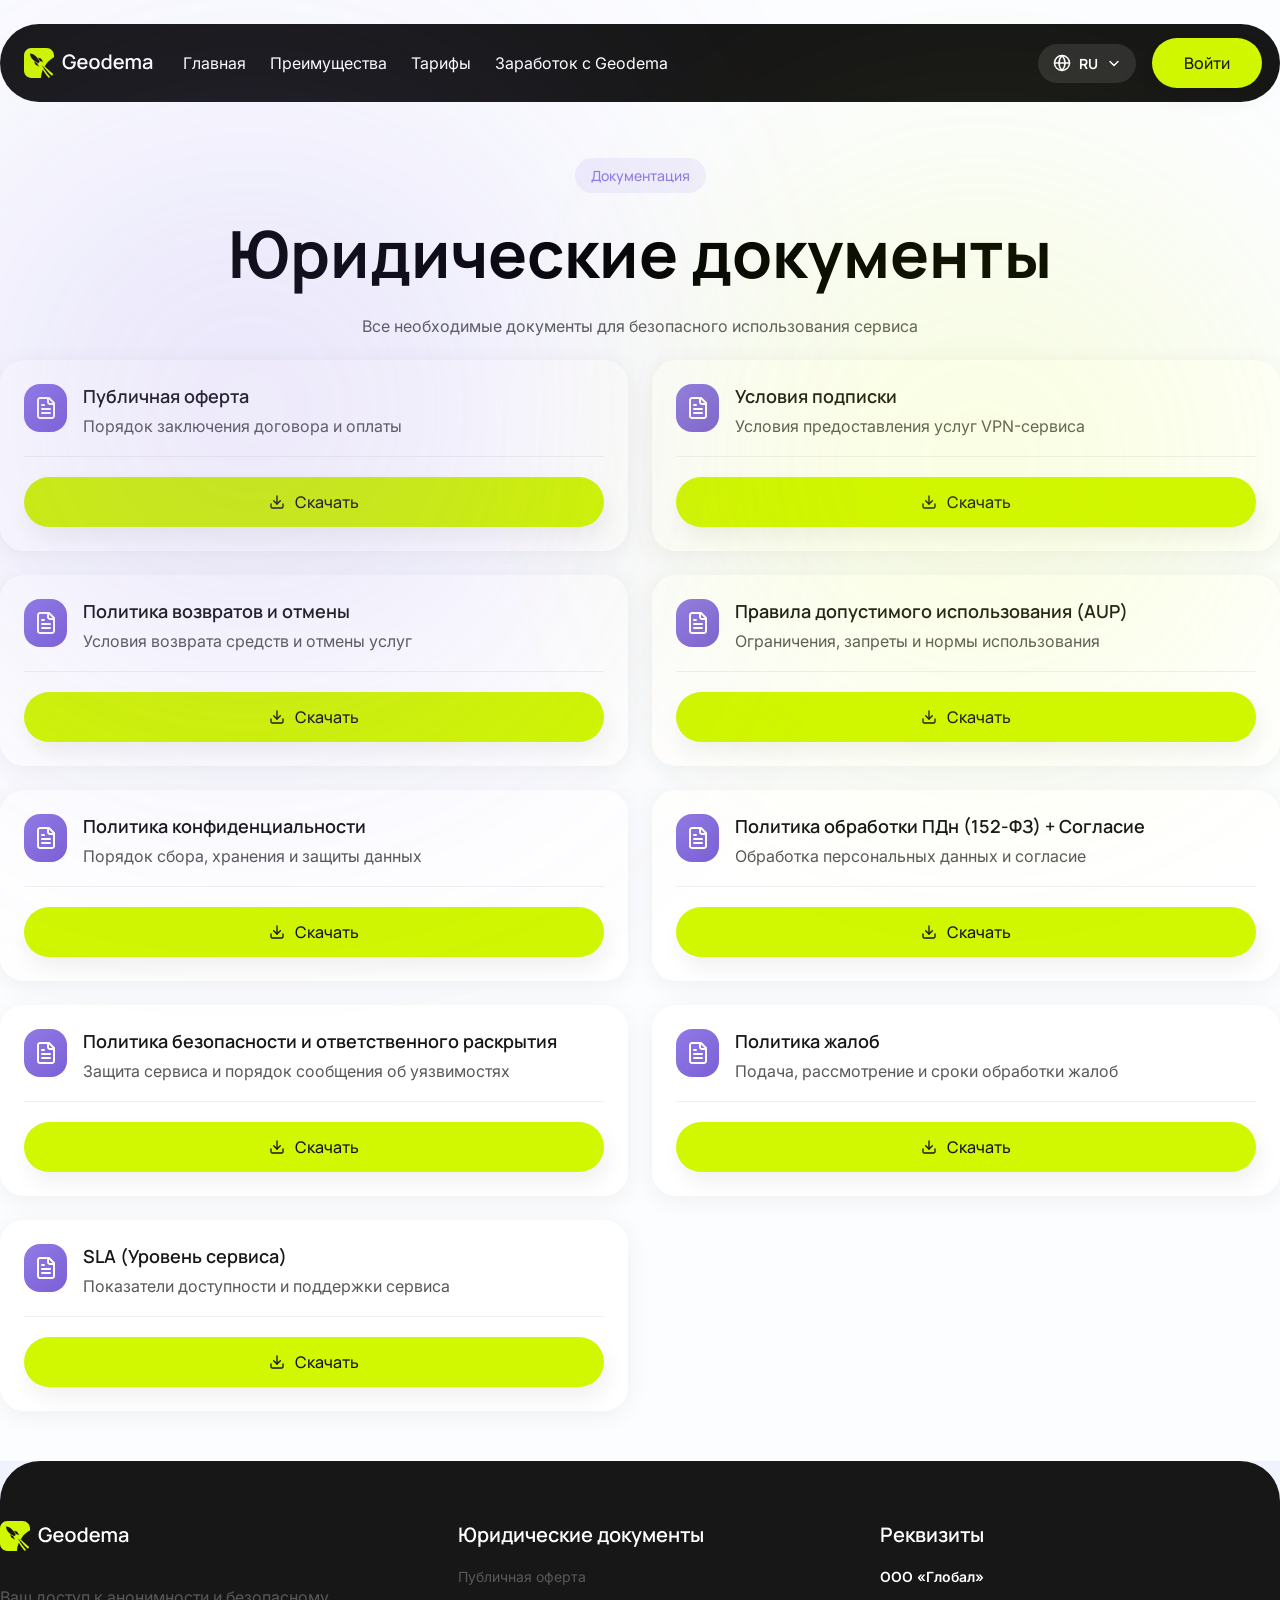
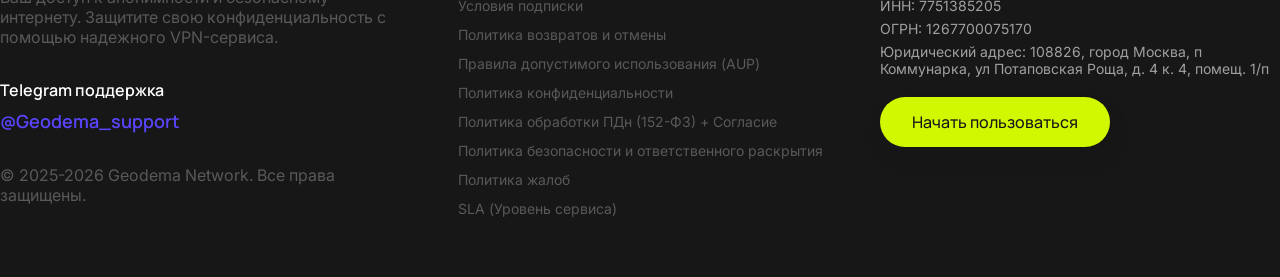
<file: docs/index.html>
<!doctype html>
<html lang="en">
  <head>
    <meta charset="UTF-8" />
    <meta name="viewport" content="width=device-width, initial-scale=1.0" />
    <title>Geodema VPN</title>
    <link rel="stylesheet" href="../assets/css/reset.css" />
    <link rel="stylesheet" href="../assets/css/styles.css" />
  </head>
  <body data-page="docs" class="docs">
    <header class="header">
      <div class="container">
        <div class="header__container">
          <a href="../" class="logo" aria-label="Geodema VPN">
            <svg
              xmlns="http://www.w3.org/2000/svg"
              width="129"
              height="30"
              viewBox="0 0 129 30"
              fill="none"
            >
              <path
                d="M22.6104 0C26.6915 1.01496e-05 30.0001 3.30851 30.0001 7.38972V9.29362C26.7713 11.0503 23.9774 13.5262 21.7708 16.628C21.3567 17.2178 20.8692 17.967 20.6666 18.3255C20.7137 18.385 20.7608 18.4444 20.8078 18.504C22.9475 20.6338 25.1759 22.6645 27.46 24.6165C28.0221 25.0964 28.5877 25.5714 29.1566 26.0417C28.8225 26.6778 28.3985 27.2592 27.9014 27.769C26.5568 26.5003 25.2556 25.2089 24.0122 23.9095C22.5418 22.3728 21.1523 20.8251 19.8674 19.2905C18.9545 18.1976 18.1828 17.3489 18.144 17.3742C18.0412 17.49 19.3658 19.9722 20.2918 21.3869C21.9358 23.8786 23.926 26.4802 26.1618 29.092C25.6506 29.3727 25.1028 29.5946 24.5272 29.7488C23.0214 27.8558 21.5802 25.9073 20.2078 23.9032C19.8272 23.3322 19.4543 22.7542 19.0956 22.1762L19.0927 22.1718C19.0053 22.0295 18.9203 21.8878 18.8372 21.7464C18.7489 21.9516 18.6347 22.2378 18.5169 22.5428C17.572 25.0466 17.0225 27.5344 16.8689 30H7.38972C3.30851 30 0 26.6915 0 22.6103V7.38972C0 3.30851 3.30851 1.07853e-05 7.38972 0H22.6104ZM10.7102 13.6308C10.4272 13.4122 10.1829 13.2579 10.1572 13.2836C10.08 13.3608 10.633 14.9684 11.0317 15.8558C11.4175 16.7304 11.4562 16.7562 13.3468 17.7593C15.3402 18.8011 15.4432 18.8139 14.6458 17.8493C13.8355 16.8847 13.4367 16.113 13.5139 15.7015C13.5653 15.4314 13.4238 15.3156 12.395 14.7112C11.7519 14.3253 10.9932 13.8366 10.7102 13.6308ZM7.37913 5.63078C7.08333 5.56648 6.67175 5.52785 6.46597 5.54072C6.08013 5.56644 6.08011 5.57932 6.11869 6.20951C6.23444 8.17731 7.64918 10.608 9.64261 12.2672C10.7745 13.2188 12.5622 14.3892 13.5525 14.8522L14.2728 15.1867L15.7132 13.7462L15.4174 13.1288C14.6972 11.6112 12.9608 9.23192 11.7776 8.12585C10.3886 6.82685 8.781 5.91374 7.37913 5.63078ZM15.1087 10.0164C14.4528 9.88777 13.9126 9.79777 13.8868 9.81062C13.8613 9.83654 14.1571 10.2995 14.5428 10.8524C14.9158 11.4183 15.3916 12.1642 15.5975 12.5372L15.9704 13.206H16.7035C17.5266 13.1932 18.0025 13.3988 18.7613 14.0805C19.0315 14.3249 19.2629 14.4921 19.2629 14.4407C19.2628 14.2734 18.3883 12.7302 17.6424 11.5726C16.8707 10.3894 16.845 10.3765 15.1087 10.0164Z"
                fill="#D1F701"
              />
              <path
                d="M45.29 21.3C44.3233 21.3 43.4333 21.1333 42.62 20.8C41.8067 20.46 41.1 19.9667 40.5 19.32C39.9 18.6733 39.4333 17.8867 39.1 16.96C38.7667 16.0333 38.6 14.98 38.6 13.8C38.6 12.2467 38.8833 10.9133 39.45 9.8C40.0167 8.68 40.8033 7.82 41.81 7.22C42.8167 6.61333 43.9767 6.31 45.29 6.31C46.9833 6.31 48.3333 6.70333 49.34 7.49C50.3533 8.27667 51.0433 9.36333 51.41 10.75L49.29 11.13C48.9967 10.27 48.5233 9.58333 47.87 9.07C47.2167 8.55667 46.3967 8.29667 45.41 8.29C44.39 8.28333 43.54 8.51 42.86 8.97C42.1867 9.43 41.68 10.0767 41.34 10.91C41 11.7367 40.8267 12.7 40.82 13.8C40.8133 14.9 40.98 15.8633 41.32 16.69C41.66 17.51 42.17 18.15 42.85 18.61C43.5367 19.07 44.39 19.3033 45.41 19.31C46.23 19.3233 46.9333 19.1733 47.52 18.86C48.1133 18.54 48.5833 18.0733 48.93 17.46C49.2767 16.8467 49.5 16.0933 49.6 15.2H46.8V13.52H51.82C51.8333 13.64 51.8433 13.8 51.85 14C51.8567 14.1933 51.86 14.3167 51.86 14.37C51.86 15.7033 51.6033 16.8933 51.09 17.94C50.5767 18.9867 49.83 19.81 48.85 20.41C47.87 21.0033 46.6833 21.3 45.29 21.3Z"
                fill="white"
              />
              <path
                d="M58.6431 21.3C57.5698 21.3 56.6265 21.0667 55.8131 20.6C55.0065 20.1267 54.3765 19.47 53.9231 18.63C53.4765 17.7833 53.2531 16.8033 53.2531 15.69C53.2531 14.51 53.4731 13.4867 53.9131 12.62C54.3598 11.7533 54.9798 11.0833 55.7731 10.61C56.5665 10.1367 57.4898 9.9 58.5431 9.9C59.6431 9.9 60.5798 10.1567 61.3531 10.67C62.1265 11.1767 62.7031 11.9 63.0831 12.84C63.4698 13.78 63.6231 14.8967 63.5431 16.19H61.4531V15.43C61.4398 14.1767 61.1998 13.25 60.7331 12.65C60.2731 12.05 59.5698 11.75 58.6231 11.75C57.5765 11.75 56.7898 12.08 56.2631 12.74C55.7365 13.4 55.4731 14.3533 55.4731 15.6C55.4731 16.7867 55.7365 17.7067 56.2631 18.36C56.7898 19.0067 57.5498 19.33 58.5431 19.33C59.1965 19.33 59.7598 19.1833 60.2331 18.89C60.7131 18.59 61.0865 18.1633 61.3531 17.61L63.4031 18.26C62.9831 19.2267 62.3465 19.9767 61.4931 20.51C60.6398 21.0367 59.6898 21.3 58.6431 21.3ZM54.7931 16.19V14.56H62.5031V16.19H54.7931Z"
                fill="white"
              />
              <path
                d="M70.4767 21.3C69.3967 21.3 68.4601 21.0567 67.6667 20.57C66.8734 20.0833 66.2601 19.4133 65.8267 18.56C65.4001 17.7 65.1867 16.71 65.1867 15.59C65.1867 14.4633 65.4067 13.4733 65.8467 12.62C66.2867 11.76 66.9034 11.0933 67.6967 10.62C68.4901 10.14 69.4167 9.9 70.4767 9.9C71.5567 9.9 72.4934 10.1433 73.2867 10.63C74.0801 11.1167 74.6934 11.7867 75.1267 12.64C75.5601 13.4933 75.7767 14.4767 75.7767 15.59C75.7767 16.7167 75.5567 17.71 75.1167 18.57C74.6834 19.4233 74.0701 20.0933 73.2767 20.58C72.4834 21.06 71.5501 21.3 70.4767 21.3ZM70.4767 19.33C71.5101 19.33 72.2801 18.9833 72.7867 18.29C73.3001 17.59 73.5567 16.69 73.5567 15.59C73.5567 14.4633 73.2967 13.5633 72.7767 12.89C72.2634 12.21 71.4967 11.87 70.4767 11.87C69.7767 11.87 69.2001 12.03 68.7467 12.35C68.2934 12.6633 67.9567 13.1 67.7367 13.66C67.5167 14.2133 67.4067 14.8567 67.4067 15.59C67.4067 16.7233 67.6667 17.63 68.1867 18.31C68.7067 18.99 69.4701 19.33 70.4767 19.33Z"
                fill="white"
              />
              <path
                d="M82.2642 21.3C81.2576 21.3 80.3876 21.05 79.6542 20.55C78.9276 20.05 78.3642 19.37 77.9642 18.51C77.5709 17.6433 77.3742 16.67 77.3742 15.59C77.3742 14.5033 77.5742 13.5333 77.9742 12.68C78.3742 11.82 78.9409 11.1433 79.6742 10.65C80.4142 10.15 81.2909 9.9 82.3042 9.9C83.3242 9.9 84.1809 10.15 84.8742 10.65C85.5742 11.1433 86.1009 11.82 86.4542 12.68C86.8142 13.54 86.9942 14.51 86.9942 15.59C86.9942 16.67 86.8142 17.64 86.4542 18.5C86.0942 19.36 85.5642 20.0433 84.8642 20.55C84.1642 21.05 83.2976 21.3 82.2642 21.3ZM82.5542 19.41C83.2409 19.41 83.8009 19.2467 84.2342 18.92C84.6676 18.5933 84.9842 18.1433 85.1842 17.57C85.3842 16.9967 85.4842 16.3367 85.4842 15.59C85.4842 14.8433 85.3809 14.1833 85.1742 13.61C84.9742 13.0367 84.6609 12.59 84.2342 12.27C83.8142 11.95 83.2776 11.79 82.6242 11.79C81.9309 11.79 81.3609 11.96 80.9142 12.3C80.4676 12.64 80.1342 13.0967 79.9142 13.67C79.7009 14.2433 79.5942 14.8833 79.5942 15.59C79.5942 16.3033 79.7009 16.95 79.9142 17.53C80.1342 18.1033 80.4609 18.56 80.8942 18.9C81.3342 19.24 81.8876 19.41 82.5542 19.41ZM85.4842 21V13.23H85.2442V6.6H87.3442V21H85.4842Z"
                fill="white"
              />
              <path
                d="M94.9322 21.3C93.8589 21.3 92.9155 21.0667 92.1022 20.6C91.2955 20.1267 90.6655 19.47 90.2122 18.63C89.7655 17.7833 89.5422 16.8033 89.5422 15.69C89.5422 14.51 89.7622 13.4867 90.2022 12.62C90.6488 11.7533 91.2689 11.0833 92.0622 10.61C92.8555 10.1367 93.7789 9.9 94.8322 9.9C95.9322 9.9 96.8689 10.1567 97.6422 10.67C98.4155 11.1767 98.9922 11.9 99.3722 12.84C99.7589 13.78 99.9122 14.8967 99.8322 16.19H97.7422V15.43C97.7289 14.1767 97.4889 13.25 97.0222 12.65C96.5622 12.05 95.8589 11.75 94.9122 11.75C93.8655 11.75 93.0788 12.08 92.5522 12.74C92.0255 13.4 91.7622 14.3533 91.7622 15.6C91.7622 16.7867 92.0255 17.7067 92.5522 18.36C93.0788 19.0067 93.8389 19.33 94.8322 19.33C95.4855 19.33 96.0489 19.1833 96.5222 18.89C97.0022 18.59 97.3755 18.1633 97.6422 17.61L99.6922 18.26C99.2722 19.2267 98.6355 19.9767 97.7822 20.51C96.9289 21.0367 95.9789 21.3 94.9322 21.3ZM91.0822 16.19V14.56H98.7922V16.19H91.0822Z"
                fill="white"
              />
              <path
                d="M114.723 21L114.733 14.27C114.733 13.49 114.533 12.8833 114.133 12.45C113.733 12.01 113.206 11.79 112.553 11.79C112.153 11.79 111.786 11.8833 111.453 12.07C111.126 12.25 110.859 12.5233 110.653 12.89C110.453 13.25 110.353 13.7033 110.353 14.25L109.343 13.74C109.329 12.98 109.489 12.3133 109.823 11.74C110.163 11.1667 110.623 10.7233 111.203 10.41C111.783 10.09 112.433 9.93 113.153 9.93C114.319 9.93 115.223 10.28 115.863 10.98C116.503 11.68 116.823 12.61 116.823 13.77L116.813 21H114.723ZM101.773 21V10.2H103.633V13.32H103.873V21H101.773ZM108.253 21L108.263 14.31C108.263 13.5233 108.063 12.9067 107.663 12.46C107.269 12.0133 106.739 11.79 106.073 11.79C105.413 11.79 104.879 12.0167 104.473 12.47C104.073 12.9233 103.873 13.5167 103.873 14.25L102.873 13.61C102.873 12.9033 103.043 12.2733 103.383 11.72C103.723 11.1667 104.183 10.73 104.763 10.41C105.343 10.09 105.999 9.93 106.733 9.93C107.499 9.93 108.153 10.0933 108.693 10.42C109.233 10.74 109.643 11.19 109.923 11.77C110.209 12.35 110.353 13.0233 110.353 13.79L110.343 21H108.253Z"
                fill="white"
              />
              <path
                d="M122.47 21.3C121.67 21.3 121 21.1533 120.46 20.86C119.92 20.56 119.51 20.1667 119.23 19.68C118.956 19.1867 118.82 18.6467 118.82 18.06C118.82 17.5133 118.916 17.0333 119.11 16.62C119.303 16.2067 119.59 15.8567 119.97 15.57C120.35 15.2767 120.816 15.04 121.37 14.86C121.85 14.72 122.393 14.5967 123 14.49C123.606 14.3833 124.243 14.2833 124.91 14.19C125.583 14.0967 126.25 14.0033 126.91 13.91L126.15 14.33C126.163 13.4833 125.983 12.8567 125.61 12.45C125.243 12.0367 124.61 11.83 123.71 11.83C123.143 11.83 122.623 11.9633 122.15 12.23C121.676 12.49 121.346 12.9233 121.16 13.53L119.21 12.93C119.476 12.0033 119.983 11.2667 120.73 10.72C121.483 10.1733 122.483 9.9 123.73 9.9C124.696 9.9 125.536 10.0667 126.25 10.4C126.97 10.7267 127.496 11.2467 127.83 11.96C128.003 12.3133 128.11 12.6867 128.15 13.08C128.19 13.4733 128.21 13.8967 128.21 14.35V21H126.36V18.53L126.72 18.85C126.273 19.6767 125.703 20.2933 125.01 20.7C124.323 21.1 123.476 21.3 122.47 21.3ZM122.84 19.59C123.433 19.59 123.943 19.4867 124.37 19.28C124.796 19.0667 125.14 18.7967 125.4 18.47C125.66 18.1433 125.83 17.8033 125.91 17.45C126.023 17.13 126.086 16.77 126.1 16.37C126.12 15.97 126.13 15.65 126.13 15.41L126.81 15.66C126.15 15.76 125.55 15.85 125.01 15.93C124.47 16.01 123.98 16.09 123.54 16.17C123.106 16.2433 122.72 16.3333 122.38 16.44C122.093 16.54 121.836 16.66 121.61 16.8C121.39 16.94 121.213 17.11 121.08 17.31C120.953 17.51 120.89 17.7533 120.89 18.04C120.89 18.32 120.96 18.58 121.1 18.82C121.24 19.0533 121.453 19.24 121.74 19.38C122.026 19.52 122.393 19.59 122.84 19.59Z"
                fill="white"
              />
            </svg>
          </a>

          <button
            class="burger"
            type="button"
            aria-label="Открыть меню"
            aria-expanded="false"
          >
            <span></span>
            <span></span>
            <span></span>
          </button>

          <nav class="header__nav" id="mobileMenu">
            <ul class="navbar">
              <li><a href="../" class="navbar__item">Главная</a></li>
              <li>
                <a href="../#features" class="navbar__item">Преимущества</a>
              </li>
              <li><a href="../prices" class="navbar__item">Тарифы</a></li>
              <li>
                <a href="../ref" class="navbar__item">Заработок с Geodema</a>
              </li>
            </ul>

            <div class="header__actions">
              <div class="language-switcher">
                <button
                  class="language language__trigger"
                  type="button"
                  aria-haspopup="menu"
                  aria-expanded="false"
                  aria-controls="language-menu"
                  aria-label="Выбрать язык"
                >
                  <svg
                    width="18"
                    height="18"
                    viewBox="0 0 18 18"
                    fill="none"
                    xmlns="http://www.w3.org/2000/svg"
                  >
                    <g clip-path="url(#clip0_3_4755)">
                      <path
                        d="M9 16.5C13.1421 16.5 16.5 13.1421 16.5 9C16.5 4.85786 13.1421 1.5 9 1.5C4.85786 1.5 1.5 4.85786 1.5 9C1.5 13.1421 4.85786 16.5 9 16.5Z"
                        stroke="white"
                        stroke-width="1.5"
                        stroke-linecap="round"
                        stroke-linejoin="round"
                      />
                      <path
                        d="M9 1.5C7.07418 3.52212 6 6.20756 6 9C6 11.7924 7.07418 14.4779 9 16.5C10.9258 14.4779 12 11.7924 12 9C12 6.20756 10.9258 3.52212 9 1.5Z"
                        stroke="white"
                        stroke-width="1.5"
                        stroke-linecap="round"
                        stroke-linejoin="round"
                      />
                      <path
                        d="M1.5 9H16.5"
                        stroke="white"
                        stroke-width="1.5"
                        stroke-linecap="round"
                        stroke-linejoin="round"
                      />
                    </g>
                    <defs>
                      <clipPath id="clip0_3_4755">
                        <rect width="18" height="18" fill="white" />
                      </clipPath>
                    </defs>
                  </svg>

                  <span class="language__current">RU</span>

                  <svg
                    class="language__chevron"
                    width="14"
                    height="14"
                    viewBox="0 0 14 14"
                    fill="none"
                    xmlns="http://www.w3.org/2000/svg"
                    aria-hidden="true"
                  >
                    <path
                      d="M3 5.5L7 9.5L11 5.5"
                      stroke="white"
                      stroke-width="1.5"
                      stroke-linecap="round"
                      stroke-linejoin="round"
                    />
                  </svg>
                </button>

                <div class="language__menu" id="language-menu" role="menu">
                  <button
                    class="language__option"
                    type="button"
                    role="menuitemradio"
                    aria-checked="true"
                    data-lang="ru"
                  >
                    <span class="language__option-code">RU</span>
                    <span class="language__option-label">Русский</span>
                  </button>

                  <button
                    class="language__option"
                    type="button"
                    role="menuitemradio"
                    aria-checked="false"
                    data-lang="en"
                  >
                    <span class="language__option-code">EN</span>
                    <span class="language__option-label">English</span>
                  </button>
                </div>
              </div>

              <a href="https://app.geodema.org" class="btn main">Войти</a>
            </div>
          </nav>
        </div>
      </div>
    </header>
    <section class="ref__home">
      <div class="container container__docs__home">
        <span class="badge">Документация</span>
        <h1>Юридические документы</h1>
        <p>Все необходимые документы для безопасного использования сервиса</p>
        <div class="blur__purp"></div>
        <div class="blur__gr"></div>
        <div class="docs__list">
          <div class="item">
            <header>
              <div class="icon">
                <svg
                  xmlns="http://www.w3.org/2000/svg"
                  width="24"
                  height="24"
                  viewBox="0 0 24 24"
                  fill="none"
                >
                  <path
                    d="M15 2H6C5.46957 2 4.96086 2.21071 4.58579 2.58579C4.21071 2.96086 4 3.46957 4 4V20C4 20.5304 4.21071 21.0391 4.58579 21.4142C4.96086 21.7893 5.46957 22 6 22H18C18.5304 22 19.0391 21.7893 19.4142 21.4142C19.7893 21.0391 20 20.5304 20 20V7L15 2Z"
                    stroke="white"
                    stroke-width="2"
                    stroke-linecap="round"
                    stroke-linejoin="round"
                  />
                  <path
                    d="M14 2V6C14 6.53043 14.2107 7.03914 14.5858 7.41421C14.9609 7.78929 15.4696 8 16 8H20"
                    stroke="white"
                    stroke-width="2"
                    stroke-linecap="round"
                    stroke-linejoin="round"
                  />
                  <path
                    d="M10 9H8"
                    stroke="white"
                    stroke-width="2"
                    stroke-linecap="round"
                    stroke-linejoin="round"
                  />
                  <path
                    d="M16 13H8"
                    stroke="white"
                    stroke-width="2"
                    stroke-linecap="round"
                    stroke-linejoin="round"
                  />
                  <path
                    d="M16 17H8"
                    stroke="white"
                    stroke-width="2"
                    stroke-linecap="round"
                    stroke-linejoin="round"
                  />
                </svg>
              </div>
              <div>
                <span>Публичная оферта</span>
                <span>Порядок заключения договора и оплаты</span>
              </div>
            </header>
            <a href="offer.pdf" class="btn main">
              <svg
                xmlns="http://www.w3.org/2000/svg"
                width="16"
                height="16"
                viewBox="0 0 16 16"
                fill="none"
              >
                <path
                  d="M14 10V12.6667C14 13.0203 13.8595 13.3594 13.6095 13.6095C13.3594 13.8595 13.0203 14 12.6667 14H3.33333C2.97971 14 2.64057 13.8595 2.39052 13.6095C2.14048 13.3594 2 13.0203 2 12.6667V10"
                  stroke="#171717"
                  stroke-width="1.33333"
                  stroke-linecap="round"
                  stroke-linejoin="round"
                />
                <path
                  d="M4.66602 6.66669L7.99935 10L11.3327 6.66669"
                  stroke="#171717"
                  stroke-width="1.33333"
                  stroke-linecap="round"
                  stroke-linejoin="round"
                />
                <path
                  d="M8 10V2"
                  stroke="#171717"
                  stroke-width="1.33333"
                  stroke-linecap="round"
                  stroke-linejoin="round"
                />
              </svg>
              Скачать
            </a>
          </div>
          <div class="item">
            <header>
              <div class="icon">
                <svg
                  xmlns="http://www.w3.org/2000/svg"
                  width="24"
                  height="24"
                  viewBox="0 0 24 24"
                  fill="none"
                >
                  <path
                    d="M15 2H6C5.46957 2 4.96086 2.21071 4.58579 2.58579C4.21071 2.96086 4 3.46957 4 4V20C4 20.5304 4.21071 21.0391 4.58579 21.4142C4.96086 21.7893 5.46957 22 6 22H18C18.5304 22 19.0391 21.7893 19.4142 21.4142C19.7893 21.0391 20 20.5304 20 20V7L15 2Z"
                    stroke="white"
                    stroke-width="2"
                    stroke-linecap="round"
                    stroke-linejoin="round"
                  />
                  <path
                    d="M14 2V6C14 6.53043 14.2107 7.03914 14.5858 7.41421C14.9609 7.78929 15.4696 8 16 8H20"
                    stroke="white"
                    stroke-width="2"
                    stroke-linecap="round"
                    stroke-linejoin="round"
                  />
                  <path
                    d="M10 9H8"
                    stroke="white"
                    stroke-width="2"
                    stroke-linecap="round"
                    stroke-linejoin="round"
                  />
                  <path
                    d="M16 13H8"
                    stroke="white"
                    stroke-width="2"
                    stroke-linecap="round"
                    stroke-linejoin="round"
                  />
                  <path
                    d="M16 17H8"
                    stroke="white"
                    stroke-width="2"
                    stroke-linecap="round"
                    stroke-linejoin="round"
                  />
                </svg>
              </div>
              <div>
                <span>Условия подписки</span>
                <span>Условия предоставления услуг VPN-сервиса</span>
              </div>
            </header>
            <a href="terms.pdf" class="btn main">
              <svg
                xmlns="http://www.w3.org/2000/svg"
                width="16"
                height="16"
                viewBox="0 0 16 16"
                fill="none"
              >
                <path
                  d="M14 10V12.6667C14 13.0203 13.8595 13.3594 13.6095 13.6095C13.3594 13.8595 13.0203 14 12.6667 14H3.33333C2.97971 14 2.64057 13.8595 2.39052 13.6095C2.14048 13.3594 2 13.0203 2 12.6667V10"
                  stroke="#171717"
                  stroke-width="1.33333"
                  stroke-linecap="round"
                  stroke-linejoin="round"
                />
                <path
                  d="M4.66602 6.66669L7.99935 10L11.3327 6.66669"
                  stroke="#171717"
                  stroke-width="1.33333"
                  stroke-linecap="round"
                  stroke-linejoin="round"
                />
                <path
                  d="M8 10V2"
                  stroke="#171717"
                  stroke-width="1.33333"
                  stroke-linecap="round"
                  stroke-linejoin="round"
                />
              </svg>
              Скачать
            </a>
          </div>
          <div class="item">
            <header>
              <div class="icon">
                <svg
                  xmlns="http://www.w3.org/2000/svg"
                  width="24"
                  height="24"
                  viewBox="0 0 24 24"
                  fill="none"
                >
                  <path
                    d="M15 2H6C5.46957 2 4.96086 2.21071 4.58579 2.58579C4.21071 2.96086 4 3.46957 4 4V20C4 20.5304 4.21071 21.0391 4.58579 21.4142C4.96086 21.7893 5.46957 22 6 22H18C18.5304 22 19.0391 21.7893 19.4142 21.4142C19.7893 21.0391 20 20.5304 20 20V7L15 2Z"
                    stroke="white"
                    stroke-width="2"
                    stroke-linecap="round"
                    stroke-linejoin="round"
                  />
                  <path
                    d="M14 2V6C14 6.53043 14.2107 7.03914 14.5858 7.41421C14.9609 7.78929 15.4696 8 16 8H20"
                    stroke="white"
                    stroke-width="2"
                    stroke-linecap="round"
                    stroke-linejoin="round"
                  />
                  <path
                    d="M10 9H8"
                    stroke="white"
                    stroke-width="2"
                    stroke-linecap="round"
                    stroke-linejoin="round"
                  />
                  <path
                    d="M16 13H8"
                    stroke="white"
                    stroke-width="2"
                    stroke-linecap="round"
                    stroke-linejoin="round"
                  />
                  <path
                    d="M16 17H8"
                    stroke="white"
                    stroke-width="2"
                    stroke-linecap="round"
                    stroke-linejoin="round"
                  />
                </svg>
              </div>
              <div>
                <span>Политика возвратов и отмены</span>
                <span>Условия возврата средств и отмены услуг</span>
              </div>
            </header>
            <a href="returns.pdf" class="btn main">
              <svg
                xmlns="http://www.w3.org/2000/svg"
                width="16"
                height="16"
                viewBox="0 0 16 16"
                fill="none"
              >
                <path
                  d="M14 10V12.6667C14 13.0203 13.8595 13.3594 13.6095 13.6095C13.3594 13.8595 13.0203 14 12.6667 14H3.33333C2.97971 14 2.64057 13.8595 2.39052 13.6095C2.14048 13.3594 2 13.0203 2 12.6667V10"
                  stroke="#171717"
                  stroke-width="1.33333"
                  stroke-linecap="round"
                  stroke-linejoin="round"
                />
                <path
                  d="M4.66602 6.66669L7.99935 10L11.3327 6.66669"
                  stroke="#171717"
                  stroke-width="1.33333"
                  stroke-linecap="round"
                  stroke-linejoin="round"
                />
                <path
                  d="M8 10V2"
                  stroke="#171717"
                  stroke-width="1.33333"
                  stroke-linecap="round"
                  stroke-linejoin="round"
                />
              </svg>
              Скачать
            </a>
          </div>
          <div class="item">
            <header>
              <div class="icon">
                <svg
                  xmlns="http://www.w3.org/2000/svg"
                  width="24"
                  height="24"
                  viewBox="0 0 24 24"
                  fill="none"
                >
                  <path
                    d="M15 2H6C5.46957 2 4.96086 2.21071 4.58579 2.58579C4.21071 2.96086 4 3.46957 4 4V20C4 20.5304 4.21071 21.0391 4.58579 21.4142C4.96086 21.7893 5.46957 22 6 22H18C18.5304 22 19.0391 21.7893 19.4142 21.4142C19.7893 21.0391 20 20.5304 20 20V7L15 2Z"
                    stroke="white"
                    stroke-width="2"
                    stroke-linecap="round"
                    stroke-linejoin="round"
                  />
                  <path
                    d="M14 2V6C14 6.53043 14.2107 7.03914 14.5858 7.41421C14.9609 7.78929 15.4696 8 16 8H20"
                    stroke="white"
                    stroke-width="2"
                    stroke-linecap="round"
                    stroke-linejoin="round"
                  />
                  <path
                    d="M10 9H8"
                    stroke="white"
                    stroke-width="2"
                    stroke-linecap="round"
                    stroke-linejoin="round"
                  />
                  <path
                    d="M16 13H8"
                    stroke="white"
                    stroke-width="2"
                    stroke-linecap="round"
                    stroke-linejoin="round"
                  />
                  <path
                    d="M16 17H8"
                    stroke="white"
                    stroke-width="2"
                    stroke-linecap="round"
                    stroke-linejoin="round"
                  />
                </svg>
              </div>
              <div>
                <span>Правила допустимого использования (AUP)</span>
                <span>Ограничения, запреты и нормы использования</span>
              </div>
            </header>
            <a href="aup.pdf" class="btn main">
              <svg
                xmlns="http://www.w3.org/2000/svg"
                width="16"
                height="16"
                viewBox="0 0 16 16"
                fill="none"
              >
                <path
                  d="M14 10V12.6667C14 13.0203 13.8595 13.3594 13.6095 13.6095C13.3594 13.8595 13.0203 14 12.6667 14H3.33333C2.97971 14 2.64057 13.8595 2.39052 13.6095C2.14048 13.3594 2 13.0203 2 12.6667V10"
                  stroke="#171717"
                  stroke-width="1.33333"
                  stroke-linecap="round"
                  stroke-linejoin="round"
                />
                <path
                  d="M4.66602 6.66669L7.99935 10L11.3327 6.66669"
                  stroke="#171717"
                  stroke-width="1.33333"
                  stroke-linecap="round"
                  stroke-linejoin="round"
                />
                <path
                  d="M8 10V2"
                  stroke="#171717"
                  stroke-width="1.33333"
                  stroke-linecap="round"
                  stroke-linejoin="round"
                />
              </svg>
              Скачать
            </a>
          </div>
          <div class="item">
            <header>
              <div class="icon">
                <svg
                  xmlns="http://www.w3.org/2000/svg"
                  width="24"
                  height="24"
                  viewBox="0 0 24 24"
                  fill="none"
                >
                  <path
                    d="M15 2H6C5.46957 2 4.96086 2.21071 4.58579 2.58579C4.21071 2.96086 4 3.46957 4 4V20C4 20.5304 4.21071 21.0391 4.58579 21.4142C4.96086 21.7893 5.46957 22 6 22H18C18.5304 22 19.0391 21.7893 19.4142 21.4142C19.7893 21.0391 20 20.5304 20 20V7L15 2Z"
                    stroke="white"
                    stroke-width="2"
                    stroke-linecap="round"
                    stroke-linejoin="round"
                  />
                  <path
                    d="M14 2V6C14 6.53043 14.2107 7.03914 14.5858 7.41421C14.9609 7.78929 15.4696 8 16 8H20"
                    stroke="white"
                    stroke-width="2"
                    stroke-linecap="round"
                    stroke-linejoin="round"
                  />
                  <path
                    d="M10 9H8"
                    stroke="white"
                    stroke-width="2"
                    stroke-linecap="round"
                    stroke-linejoin="round"
                  />
                  <path
                    d="M16 13H8"
                    stroke="white"
                    stroke-width="2"
                    stroke-linecap="round"
                    stroke-linejoin="round"
                  />
                  <path
                    d="M16 17H8"
                    stroke="white"
                    stroke-width="2"
                    stroke-linecap="round"
                    stroke-linejoin="round"
                  />
                </svg>
              </div>
              <div>
                <span>Политика конфиденциальности</span>
                <span>Порядок сбора, хранения и защиты данных</span>
              </div>
            </header>
            <a href="privacy.pdf" class="btn main">
              <svg
                xmlns="http://www.w3.org/2000/svg"
                width="16"
                height="16"
                viewBox="0 0 16 16"
                fill="none"
              >
                <path
                  d="M14 10V12.6667C14 13.0203 13.8595 13.3594 13.6095 13.6095C13.3594 13.8595 13.0203 14 12.6667 14H3.33333C2.97971 14 2.64057 13.8595 2.39052 13.6095C2.14048 13.3594 2 13.0203 2 12.6667V10"
                  stroke="#171717"
                  stroke-width="1.33333"
                  stroke-linecap="round"
                  stroke-linejoin="round"
                />
                <path
                  d="M4.66602 6.66669L7.99935 10L11.3327 6.66669"
                  stroke="#171717"
                  stroke-width="1.33333"
                  stroke-linecap="round"
                  stroke-linejoin="round"
                />
                <path
                  d="M8 10V2"
                  stroke="#171717"
                  stroke-width="1.33333"
                  stroke-linecap="round"
                  stroke-linejoin="round"
                />
              </svg>
              Скачать
            </a>
          </div>
          <div class="item">
            <header>
              <div class="icon">
                <svg
                  xmlns="http://www.w3.org/2000/svg"
                  width="24"
                  height="24"
                  viewBox="0 0 24 24"
                  fill="none"
                >
                  <path
                    d="M15 2H6C5.46957 2 4.96086 2.21071 4.58579 2.58579C4.21071 2.96086 4 3.46957 4 4V20C4 20.5304 4.21071 21.0391 4.58579 21.4142C4.96086 21.7893 5.46957 22 6 22H18C18.5304 22 19.0391 21.7893 19.4142 21.4142C19.7893 21.0391 20 20.5304 20 20V7L15 2Z"
                    stroke="white"
                    stroke-width="2"
                    stroke-linecap="round"
                    stroke-linejoin="round"
                  />
                  <path
                    d="M14 2V6C14 6.53043 14.2107 7.03914 14.5858 7.41421C14.9609 7.78929 15.4696 8 16 8H20"
                    stroke="white"
                    stroke-width="2"
                    stroke-linecap="round"
                    stroke-linejoin="round"
                  />
                  <path
                    d="M10 9H8"
                    stroke="white"
                    stroke-width="2"
                    stroke-linecap="round"
                    stroke-linejoin="round"
                  />
                  <path
                    d="M16 13H8"
                    stroke="white"
                    stroke-width="2"
                    stroke-linecap="round"
                    stroke-linejoin="round"
                  />
                  <path
                    d="M16 17H8"
                    stroke="white"
                    stroke-width="2"
                    stroke-linecap="round"
                    stroke-linejoin="round"
                  />
                </svg>
              </div>
              <div>
                <span>Политика обработки ПДн (152-ФЗ) + Согласие</span>
                <span>Обработка персональных данных и согласие</span>
              </div>
            </header>
            <a href="processing.pdf" class="btn main">
              <svg
                xmlns="http://www.w3.org/2000/svg"
                width="16"
                height="16"
                viewBox="0 0 16 16"
                fill="none"
              >
                <path
                  d="M14 10V12.6667C14 13.0203 13.8595 13.3594 13.6095 13.6095C13.3594 13.8595 13.0203 14 12.6667 14H3.33333C2.97971 14 2.64057 13.8595 2.39052 13.6095C2.14048 13.3594 2 13.0203 2 12.6667V10"
                  stroke="#171717"
                  stroke-width="1.33333"
                  stroke-linecap="round"
                  stroke-linejoin="round"
                />
                <path
                  d="M4.66602 6.66669L7.99935 10L11.3327 6.66669"
                  stroke="#171717"
                  stroke-width="1.33333"
                  stroke-linecap="round"
                  stroke-linejoin="round"
                />
                <path
                  d="M8 10V2"
                  stroke="#171717"
                  stroke-width="1.33333"
                  stroke-linecap="round"
                  stroke-linejoin="round"
                />
              </svg>
              Скачать
            </a>
          </div>
          <div class="item">
            <header>
              <div class="icon">
                <svg
                  xmlns="http://www.w3.org/2000/svg"
                  width="24"
                  height="24"
                  viewBox="0 0 24 24"
                  fill="none"
                >
                  <path
                    d="M15 2H6C5.46957 2 4.96086 2.21071 4.58579 2.58579C4.21071 2.96086 4 3.46957 4 4V20C4 20.5304 4.21071 21.0391 4.58579 21.4142C4.96086 21.7893 5.46957 22 6 22H18C18.5304 22 19.0391 21.7893 19.4142 21.4142C19.7893 21.0391 20 20.5304 20 20V7L15 2Z"
                    stroke="white"
                    stroke-width="2"
                    stroke-linecap="round"
                    stroke-linejoin="round"
                  />
                  <path
                    d="M14 2V6C14 6.53043 14.2107 7.03914 14.5858 7.41421C14.9609 7.78929 15.4696 8 16 8H20"
                    stroke="white"
                    stroke-width="2"
                    stroke-linecap="round"
                    stroke-linejoin="round"
                  />
                  <path
                    d="M10 9H8"
                    stroke="white"
                    stroke-width="2"
                    stroke-linecap="round"
                    stroke-linejoin="round"
                  />
                  <path
                    d="M16 13H8"
                    stroke="white"
                    stroke-width="2"
                    stroke-linecap="round"
                    stroke-linejoin="round"
                  />
                  <path
                    d="M16 17H8"
                    stroke="white"
                    stroke-width="2"
                    stroke-linecap="round"
                    stroke-linejoin="round"
                  />
                </svg>
              </div>
              <div>
                <span>Политика безопасности и ответственного раскрытия</span>
                <span>Защита сервиса и порядок сообщения об уязвимостях</span>
              </div>
            </header>
            <a href="security.pdf" class="btn main">
              <svg
                xmlns="http://www.w3.org/2000/svg"
                width="16"
                height="16"
                viewBox="0 0 16 16"
                fill="none"
              >
                <path
                  d="M14 10V12.6667C14 13.0203 13.8595 13.3594 13.6095 13.6095C13.3594 13.8595 13.0203 14 12.6667 14H3.33333C2.97971 14 2.64057 13.8595 2.39052 13.6095C2.14048 13.3594 2 13.0203 2 12.6667V10"
                  stroke="#171717"
                  stroke-width="1.33333"
                  stroke-linecap="round"
                  stroke-linejoin="round"
                />
                <path
                  d="M4.66602 6.66669L7.99935 10L11.3327 6.66669"
                  stroke="#171717"
                  stroke-width="1.33333"
                  stroke-linecap="round"
                  stroke-linejoin="round"
                />
                <path
                  d="M8 10V2"
                  stroke="#171717"
                  stroke-width="1.33333"
                  stroke-linecap="round"
                  stroke-linejoin="round"
                />
              </svg>
              Скачать
            </a>
          </div>
          <div class="item">
            <header>
              <div class="icon">
                <svg
                  xmlns="http://www.w3.org/2000/svg"
                  width="24"
                  height="24"
                  viewBox="0 0 24 24"
                  fill="none"
                >
                  <path
                    d="M15 2H6C5.46957 2 4.96086 2.21071 4.58579 2.58579C4.21071 2.96086 4 3.46957 4 4V20C4 20.5304 4.21071 21.0391 4.58579 21.4142C4.96086 21.7893 5.46957 22 6 22H18C18.5304 22 19.0391 21.7893 19.4142 21.4142C19.7893 21.0391 20 20.5304 20 20V7L15 2Z"
                    stroke="white"
                    stroke-width="2"
                    stroke-linecap="round"
                    stroke-linejoin="round"
                  />
                  <path
                    d="M14 2V6C14 6.53043 14.2107 7.03914 14.5858 7.41421C14.9609 7.78929 15.4696 8 16 8H20"
                    stroke="white"
                    stroke-width="2"
                    stroke-linecap="round"
                    stroke-linejoin="round"
                  />
                  <path
                    d="M10 9H8"
                    stroke="white"
                    stroke-width="2"
                    stroke-linecap="round"
                    stroke-linejoin="round"
                  />
                  <path
                    d="M16 13H8"
                    stroke="white"
                    stroke-width="2"
                    stroke-linecap="round"
                    stroke-linejoin="round"
                  />
                  <path
                    d="M16 17H8"
                    stroke="white"
                    stroke-width="2"
                    stroke-linecap="round"
                    stroke-linejoin="round"
                  />
                </svg>
              </div>
              <div>
                <span>Политика жалоб</span>
                <span>Подача, рассмотрение и сроки обработки жалоб</span>
              </div>
            </header>
            <a href="complaints.pdf" class="btn main">
              <svg
                xmlns="http://www.w3.org/2000/svg"
                width="16"
                height="16"
                viewBox="0 0 16 16"
                fill="none"
              >
                <path
                  d="M14 10V12.6667C14 13.0203 13.8595 13.3594 13.6095 13.6095C13.3594 13.8595 13.0203 14 12.6667 14H3.33333C2.97971 14 2.64057 13.8595 2.39052 13.6095C2.14048 13.3594 2 13.0203 2 12.6667V10"
                  stroke="#171717"
                  stroke-width="1.33333"
                  stroke-linecap="round"
                  stroke-linejoin="round"
                />
                <path
                  d="M4.66602 6.66669L7.99935 10L11.3327 6.66669"
                  stroke="#171717"
                  stroke-width="1.33333"
                  stroke-linecap="round"
                  stroke-linejoin="round"
                />
                <path
                  d="M8 10V2"
                  stroke="#171717"
                  stroke-width="1.33333"
                  stroke-linecap="round"
                  stroke-linejoin="round"
                />
              </svg>
              Скачать
            </a>
          </div>
          <div class="item">
            <header>
              <div class="icon">
                <svg
                  xmlns="http://www.w3.org/2000/svg"
                  width="24"
                  height="24"
                  viewBox="0 0 24 24"
                  fill="none"
                >
                  <path
                    d="M15 2H6C5.46957 2 4.96086 2.21071 4.58579 2.58579C4.21071 2.96086 4 3.46957 4 4V20C4 20.5304 4.21071 21.0391 4.58579 21.4142C4.96086 21.7893 5.46957 22 6 22H18C18.5304 22 19.0391 21.7893 19.4142 21.4142C19.7893 21.0391 20 20.5304 20 20V7L15 2Z"
                    stroke="white"
                    stroke-width="2"
                    stroke-linecap="round"
                    stroke-linejoin="round"
                  />
                  <path
                    d="M14 2V6C14 6.53043 14.2107 7.03914 14.5858 7.41421C14.9609 7.78929 15.4696 8 16 8H20"
                    stroke="white"
                    stroke-width="2"
                    stroke-linecap="round"
                    stroke-linejoin="round"
                  />
                  <path
                    d="M10 9H8"
                    stroke="white"
                    stroke-width="2"
                    stroke-linecap="round"
                    stroke-linejoin="round"
                  />
                  <path
                    d="M16 13H8"
                    stroke="white"
                    stroke-width="2"
                    stroke-linecap="round"
                    stroke-linejoin="round"
                  />
                  <path
                    d="M16 17H8"
                    stroke="white"
                    stroke-width="2"
                    stroke-linecap="round"
                    stroke-linejoin="round"
                  />
                </svg>
              </div>
              <div>
                <span>SLA (Уровень сервиса)</span>
                <span>Показатели доступности и поддержки сервиса</span>
              </div>
            </header>
            <a href="sla.pdf" class="btn main">
              <svg
                xmlns="http://www.w3.org/2000/svg"
                width="16"
                height="16"
                viewBox="0 0 16 16"
                fill="none"
              >
                <path
                  d="M14 10V12.6667C14 13.0203 13.8595 13.3594 13.6095 13.6095C13.3594 13.8595 13.0203 14 12.6667 14H3.33333C2.97971 14 2.64057 13.8595 2.39052 13.6095C2.14048 13.3594 2 13.0203 2 12.6667V10"
                  stroke="#171717"
                  stroke-width="1.33333"
                  stroke-linecap="round"
                  stroke-linejoin="round"
                />
                <path
                  d="M4.66602 6.66669L7.99935 10L11.3327 6.66669"
                  stroke="#171717"
                  stroke-width="1.33333"
                  stroke-linecap="round"
                  stroke-linejoin="round"
                />
                <path
                  d="M8 10V2"
                  stroke="#171717"
                  stroke-width="1.33333"
                  stroke-linecap="round"
                  stroke-linejoin="round"
                />
              </svg>
              Скачать
            </a>
          </div>
        </div>
      </div>
    </section>
    <footer class="footer">
      <div class="container footer__container">
        <div>
          <a href="../">
            <svg
              xmlns="http://www.w3.org/2000/svg"
              width="129"
              height="30"
              viewBox="0 0 129 30"
              fill="none"
            >
              <path
                d="M22.6104 0C26.6915 1.01496e-05 30.0001 3.30851 30.0001 7.38972V9.29362C26.7713 11.0503 23.9774 13.5262 21.7708 16.628C21.3567 17.2178 20.8692 17.967 20.6666 18.3255C20.7137 18.385 20.7608 18.4444 20.8078 18.504C22.9475 20.6338 25.1759 22.6645 27.46 24.6165C28.0221 25.0964 28.5877 25.5714 29.1566 26.0417C28.8225 26.6778 28.3985 27.2592 27.9014 27.769C26.5568 26.5003 25.2556 25.2089 24.0122 23.9095C22.5418 22.3728 21.1523 20.8251 19.8674 19.2905C18.9545 18.1976 18.1828 17.3489 18.144 17.3742C18.0412 17.49 19.3658 19.9722 20.2918 21.3869C21.9358 23.8786 23.926 26.4802 26.1618 29.092C25.6506 29.3727 25.1028 29.5946 24.5272 29.7488C23.0214 27.8558 21.5802 25.9073 20.2078 23.9032C19.8272 23.3322 19.4543 22.7542 19.0956 22.1762L19.0927 22.1718C19.0053 22.0295 18.9203 21.8878 18.8372 21.7464C18.7489 21.9516 18.6347 22.2378 18.5169 22.5428C17.572 25.0466 17.0225 27.5344 16.8689 30H7.38972C3.30851 30 0 26.6915 0 22.6103V7.38972C0 3.30851 3.30851 1.07853e-05 7.38972 0H22.6104ZM10.7102 13.6308C10.4272 13.4122 10.1829 13.2579 10.1572 13.2836C10.08 13.3608 10.633 14.9684 11.0317 15.8558C11.4175 16.7304 11.4562 16.7562 13.3468 17.7593C15.3402 18.8011 15.4432 18.8139 14.6458 17.8493C13.8355 16.8847 13.4367 16.113 13.5139 15.7015C13.5653 15.4314 13.4238 15.3156 12.395 14.7112C11.7519 14.3253 10.9932 13.8366 10.7102 13.6308ZM7.37913 5.63078C7.08333 5.56648 6.67175 5.52785 6.46597 5.54072C6.08013 5.56644 6.08011 5.57932 6.11869 6.20951C6.23444 8.17731 7.64918 10.608 9.64261 12.2672C10.7745 13.2188 12.5622 14.3892 13.5525 14.8522L14.2728 15.1867L15.7132 13.7462L15.4174 13.1288C14.6972 11.6112 12.9608 9.23192 11.7776 8.12585C10.3886 6.82685 8.781 5.91374 7.37913 5.63078ZM15.1087 10.0164C14.4528 9.88777 13.9126 9.79777 13.8868 9.81062C13.8613 9.83654 14.1571 10.2995 14.5428 10.8524C14.9158 11.4183 15.3916 12.1642 15.5975 12.5372L15.9704 13.206H16.7035C17.5266 13.1932 18.0025 13.3988 18.7613 14.0805C19.0315 14.3249 19.2629 14.4921 19.2629 14.4407C19.2628 14.2734 18.3883 12.7302 17.6424 11.5726C16.8707 10.3894 16.845 10.3765 15.1087 10.0164Z"
                fill="#D1F701"
              />
              <path
                d="M45.29 21.3C44.3233 21.3 43.4333 21.1333 42.62 20.8C41.8067 20.46 41.1 19.9667 40.5 19.32C39.9 18.6733 39.4333 17.8867 39.1 16.96C38.7667 16.0333 38.6 14.98 38.6 13.8C38.6 12.2467 38.8833 10.9133 39.45 9.8C40.0167 8.68 40.8033 7.82 41.81 7.22C42.8167 6.61333 43.9767 6.31 45.29 6.31C46.9833 6.31 48.3333 6.70333 49.34 7.49C50.3533 8.27667 51.0433 9.36333 51.41 10.75L49.29 11.13C48.9967 10.27 48.5233 9.58333 47.87 9.07C47.2167 8.55667 46.3967 8.29667 45.41 8.29C44.39 8.28333 43.54 8.51 42.86 8.97C42.1867 9.43 41.68 10.0767 41.34 10.91C41 11.7367 40.8267 12.7 40.82 13.8C40.8133 14.9 40.98 15.8633 41.32 16.69C41.66 17.51 42.17 18.15 42.85 18.61C43.5367 19.07 44.39 19.3033 45.41 19.31C46.23 19.3233 46.9333 19.1733 47.52 18.86C48.1133 18.54 48.5833 18.0733 48.93 17.46C49.2767 16.8467 49.5 16.0933 49.6 15.2H46.8V13.52H51.82C51.8333 13.64 51.8433 13.8 51.85 14C51.8567 14.1933 51.86 14.3167 51.86 14.37C51.86 15.7033 51.6033 16.8933 51.09 17.94C50.5767 18.9867 49.83 19.81 48.85 20.41C47.87 21.0033 46.6833 21.3 45.29 21.3Z"
                fill="white"
              />
              <path
                d="M58.6431 21.3C57.5698 21.3 56.6265 21.0667 55.8131 20.6C55.0065 20.1267 54.3765 19.47 53.9231 18.63C53.4765 17.7833 53.2531 16.8033 53.2531 15.69C53.2531 14.51 53.4731 13.4867 53.9131 12.62C54.3598 11.7533 54.9798 11.0833 55.7731 10.61C56.5665 10.1367 57.4898 9.9 58.5431 9.9C59.6431 9.9 60.5798 10.1567 61.3531 10.67C62.1265 11.1767 62.7031 11.9 63.0831 12.84C63.4698 13.78 63.6231 14.8967 63.5431 16.19H61.4531V15.43C61.4398 14.1767 61.1998 13.25 60.7331 12.65C60.2731 12.05 59.5698 11.75 58.6231 11.75C57.5765 11.75 56.7898 12.08 56.2631 12.74C55.7365 13.4 55.4731 14.3533 55.4731 15.6C55.4731 16.7867 55.7365 17.7067 56.2631 18.36C56.7898 19.0067 57.5498 19.33 58.5431 19.33C59.1965 19.33 59.7598 19.1833 60.2331 18.89C60.7131 18.59 61.0865 18.1633 61.3531 17.61L63.4031 18.26C62.9831 19.2267 62.3465 19.9767 61.4931 20.51C60.6398 21.0367 59.6898 21.3 58.6431 21.3ZM54.7931 16.19V14.56H62.5031V16.19H54.7931Z"
                fill="white"
              />
              <path
                d="M70.4767 21.3C69.3967 21.3 68.4601 21.0567 67.6667 20.57C66.8734 20.0833 66.2601 19.4133 65.8267 18.56C65.4001 17.7 65.1867 16.71 65.1867 15.59C65.1867 14.4633 65.4067 13.4733 65.8467 12.62C66.2867 11.76 66.9034 11.0933 67.6967 10.62C68.4901 10.14 69.4167 9.9 70.4767 9.9C71.5567 9.9 72.4934 10.1433 73.2867 10.63C74.0801 11.1167 74.6934 11.7867 75.1267 12.64C75.5601 13.4933 75.7767 14.4767 75.7767 15.59C75.7767 16.7167 75.5567 17.71 75.1167 18.57C74.6834 19.4233 74.0701 20.0933 73.2767 20.58C72.4834 21.06 71.5501 21.3 70.4767 21.3ZM70.4767 19.33C71.5101 19.33 72.2801 18.9833 72.7867 18.29C73.3001 17.59 73.5567 16.69 73.5567 15.59C73.5567 14.4633 73.2967 13.5633 72.7767 12.89C72.2634 12.21 71.4967 11.87 70.4767 11.87C69.7767 11.87 69.2001 12.03 68.7467 12.35C68.2934 12.6633 67.9567 13.1 67.7367 13.66C67.5167 14.2133 67.4067 14.8567 67.4067 15.59C67.4067 16.7233 67.6667 17.63 68.1867 18.31C68.7067 18.99 69.4701 19.33 70.4767 19.33Z"
                fill="white"
              />
              <path
                d="M82.2642 21.3C81.2576 21.3 80.3876 21.05 79.6542 20.55C78.9276 20.05 78.3642 19.37 77.9642 18.51C77.5709 17.6433 77.3742 16.67 77.3742 15.59C77.3742 14.5033 77.5742 13.5333 77.9742 12.68C78.3742 11.82 78.9409 11.1433 79.6742 10.65C80.4142 10.15 81.2909 9.9 82.3042 9.9C83.3242 9.9 84.1809 10.15 84.8742 10.65C85.5742 11.1433 86.1009 11.82 86.4542 12.68C86.8142 13.54 86.9942 14.51 86.9942 15.59C86.9942 16.67 86.8142 17.64 86.4542 18.5C86.0942 19.36 85.5642 20.0433 84.8642 20.55C84.1642 21.05 83.2976 21.3 82.2642 21.3ZM82.5542 19.41C83.2409 19.41 83.8009 19.2467 84.2342 18.92C84.6676 18.5933 84.9842 18.1433 85.1842 17.57C85.3842 16.9967 85.4842 16.3367 85.4842 15.59C85.4842 14.8433 85.3809 14.1833 85.1742 13.61C84.9742 13.0367 84.6609 12.59 84.2342 12.27C83.8142 11.95 83.2776 11.79 82.6242 11.79C81.9309 11.79 81.3609 11.96 80.9142 12.3C80.4676 12.64 80.1342 13.0967 79.9142 13.67C79.7009 14.2433 79.5942 14.8833 79.5942 15.59C79.5942 16.3033 79.7009 16.95 79.9142 17.53C80.1342 18.1033 80.4609 18.56 80.8942 18.9C81.3342 19.24 81.8876 19.41 82.5542 19.41ZM85.4842 21V13.23H85.2442V6.6H87.3442V21H85.4842Z"
                fill="white"
              />
              <path
                d="M94.9322 21.3C93.8589 21.3 92.9155 21.0667 92.1022 20.6C91.2955 20.1267 90.6655 19.47 90.2122 18.63C89.7655 17.7833 89.5422 16.8033 89.5422 15.69C89.5422 14.51 89.7622 13.4867 90.2022 12.62C90.6488 11.7533 91.2689 11.0833 92.0622 10.61C92.8555 10.1367 93.7789 9.9 94.8322 9.9C95.9322 9.9 96.8689 10.1567 97.6422 10.67C98.4155 11.1767 98.9922 11.9 99.3722 12.84C99.7589 13.78 99.9122 14.8967 99.8322 16.19H97.7422V15.43C97.7289 14.1767 97.4889 13.25 97.0222 12.65C96.5622 12.05 95.8589 11.75 94.9122 11.75C93.8655 11.75 93.0788 12.08 92.5522 12.74C92.0255 13.4 91.7622 14.3533 91.7622 15.6C91.7622 16.7867 92.0255 17.7067 92.5522 18.36C93.0788 19.0067 93.8389 19.33 94.8322 19.33C95.4855 19.33 96.0489 19.1833 96.5222 18.89C97.0022 18.59 97.3755 18.1633 97.6422 17.61L99.6922 18.26C99.2722 19.2267 98.6355 19.9767 97.7822 20.51C96.9289 21.0367 95.9789 21.3 94.9322 21.3ZM91.0822 16.19V14.56H98.7922V16.19H91.0822Z"
                fill="white"
              />
              <path
                d="M114.723 21L114.733 14.27C114.733 13.49 114.533 12.8833 114.133 12.45C113.733 12.01 113.206 11.79 112.553 11.79C112.153 11.79 111.786 11.8833 111.453 12.07C111.126 12.25 110.859 12.5233 110.653 12.89C110.453 13.25 110.353 13.7033 110.353 14.25L109.343 13.74C109.329 12.98 109.489 12.3133 109.823 11.74C110.163 11.1667 110.623 10.7233 111.203 10.41C111.783 10.09 112.433 9.93 113.153 9.93C114.319 9.93 115.223 10.28 115.863 10.98C116.503 11.68 116.823 12.61 116.823 13.77L116.813 21H114.723ZM101.773 21V10.2H103.633V13.32H103.873V21H101.773ZM108.253 21L108.263 14.31C108.263 13.5233 108.063 12.9067 107.663 12.46C107.269 12.0133 106.739 11.79 106.073 11.79C105.413 11.79 104.879 12.0167 104.473 12.47C104.073 12.9233 103.873 13.5167 103.873 14.25L102.873 13.61C102.873 12.9033 103.043 12.2733 103.383 11.72C103.723 11.1667 104.183 10.73 104.763 10.41C105.343 10.09 105.999 9.93 106.733 9.93C107.499 9.93 108.153 10.0933 108.693 10.42C109.233 10.74 109.643 11.19 109.923 11.77C110.209 12.35 110.353 13.0233 110.353 13.79L110.343 21H108.253Z"
                fill="white"
              />
              <path
                d="M122.47 21.3C121.67 21.3 121 21.1533 120.46 20.86C119.92 20.56 119.51 20.1667 119.23 19.68C118.956 19.1867 118.82 18.6467 118.82 18.06C118.82 17.5133 118.916 17.0333 119.11 16.62C119.303 16.2067 119.59 15.8567 119.97 15.57C120.35 15.2767 120.816 15.04 121.37 14.86C121.85 14.72 122.393 14.5967 123 14.49C123.606 14.3833 124.243 14.2833 124.91 14.19C125.583 14.0967 126.25 14.0033 126.91 13.91L126.15 14.33C126.163 13.4833 125.983 12.8567 125.61 12.45C125.243 12.0367 124.61 11.83 123.71 11.83C123.143 11.83 122.623 11.9633 122.15 12.23C121.676 12.49 121.346 12.9233 121.16 13.53L119.21 12.93C119.476 12.0033 119.983 11.2667 120.73 10.72C121.483 10.1733 122.483 9.9 123.73 9.9C124.696 9.9 125.536 10.0667 126.25 10.4C126.97 10.7267 127.496 11.2467 127.83 11.96C128.003 12.3133 128.11 12.6867 128.15 13.08C128.19 13.4733 128.21 13.8967 128.21 14.35V21H126.36V18.53L126.72 18.85C126.273 19.6767 125.703 20.2933 125.01 20.7C124.323 21.1 123.476 21.3 122.47 21.3ZM122.84 19.59C123.433 19.59 123.943 19.4867 124.37 19.28C124.796 19.0667 125.14 18.7967 125.4 18.47C125.66 18.1433 125.83 17.8033 125.91 17.45C126.023 17.13 126.086 16.77 126.1 16.37C126.12 15.97 126.13 15.65 126.13 15.41L126.81 15.66C126.15 15.76 125.55 15.85 125.01 15.93C124.47 16.01 123.98 16.09 123.54 16.17C123.106 16.2433 122.72 16.3333 122.38 16.44C122.093 16.54 121.836 16.66 121.61 16.8C121.39 16.94 121.213 17.11 121.08 17.31C120.953 17.51 120.89 17.7533 120.89 18.04C120.89 18.32 120.96 18.58 121.1 18.82C121.24 19.0533 121.453 19.24 121.74 19.38C122.026 19.52 122.393 19.59 122.84 19.59Z"
                fill="white"
              />
            </svg>
          </a>
          <p>
            Ваш доступ к анонимности и безопасному интернету. Защитите свою
            конфиденциальность с помощью надежного VPN-сервиса.
          </p>
          <a href="https://t.me/geodema_support"
            >Telegram поддержка<br /><span>@Geodema_support</span></a
          >
          <span>© 2025-2026 Geodema Network. Все права защищены.</span>
        </div>
        <div>
          <span>Юридические документы</span>
          <ul>
            <li>
              <a href="offer.pdf">Публичная оферта</a>
            </li>
            <li>
              <a href="terms.pdf">Условия подписки</a>
            </li>
            <li>
              <a href="returns.pdf">Политика возвратов и отмены</a>
            </li>
            <li>
              <a href="aup.pdf">Правила допустимого использования (AUP)</a>
            </li>
            <li>
              <a href="privacy.pdf">Политика конфиденциальности</a>
            </li>
            <li>
              <a href="processing.pdf"
                >Политика обработки ПДн (152-ФЗ) + Согласие</a
              >
            </li>
            <li>
              <a href="security.pdf"
                >Политика безопасности и ответственного раскрытия</a
              >
            </li>
            <li>
              <a href="complaints.pdf">Политика жалоб</a>
            </li>
            <li>
              <a href="sla.pdf">SLA (Уровень сервиса)</a>
            </li>
          </ul>
        </div>
        <div>
          <span>Реквизиты</span>
          <div>
            <span>ООО «Глобал»</span>
            <ul>
              <li>ИНН: 7751385205</li>
              <li>ОГРН: 1267700075170</li>
              <li>
                Юридический адрес: 108826, город Москва, п Коммунарка, ул
                Потаповская Роща, д. 4 к. 4, помещ. 1/п
              </li>
            </ul>
          </div>
          <a href="https://app.geodema.org" class="btn main footer__cta"
            >Начать пользоваться</a
          >
        </div>
      </div>
    </footer>
    <script src="../assets/js/main.js"></script>
  </body>
</html>
</file>
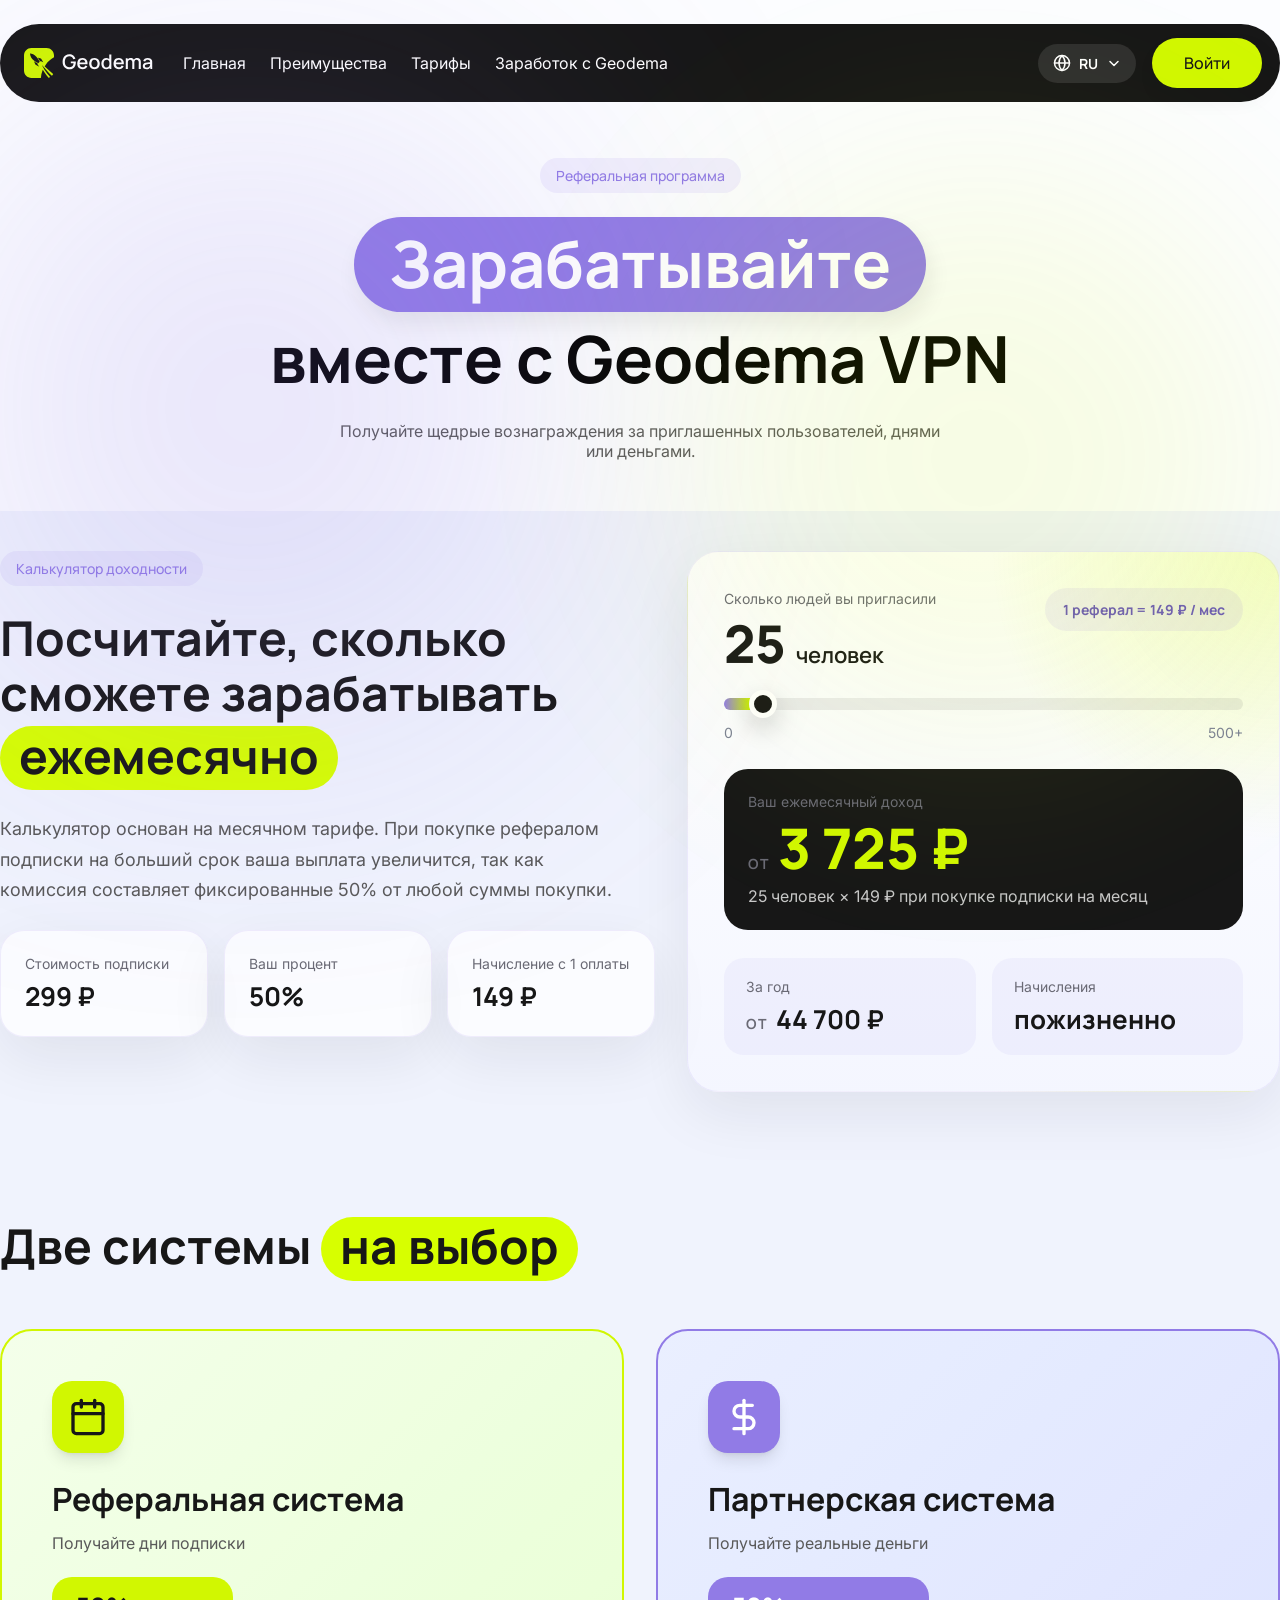
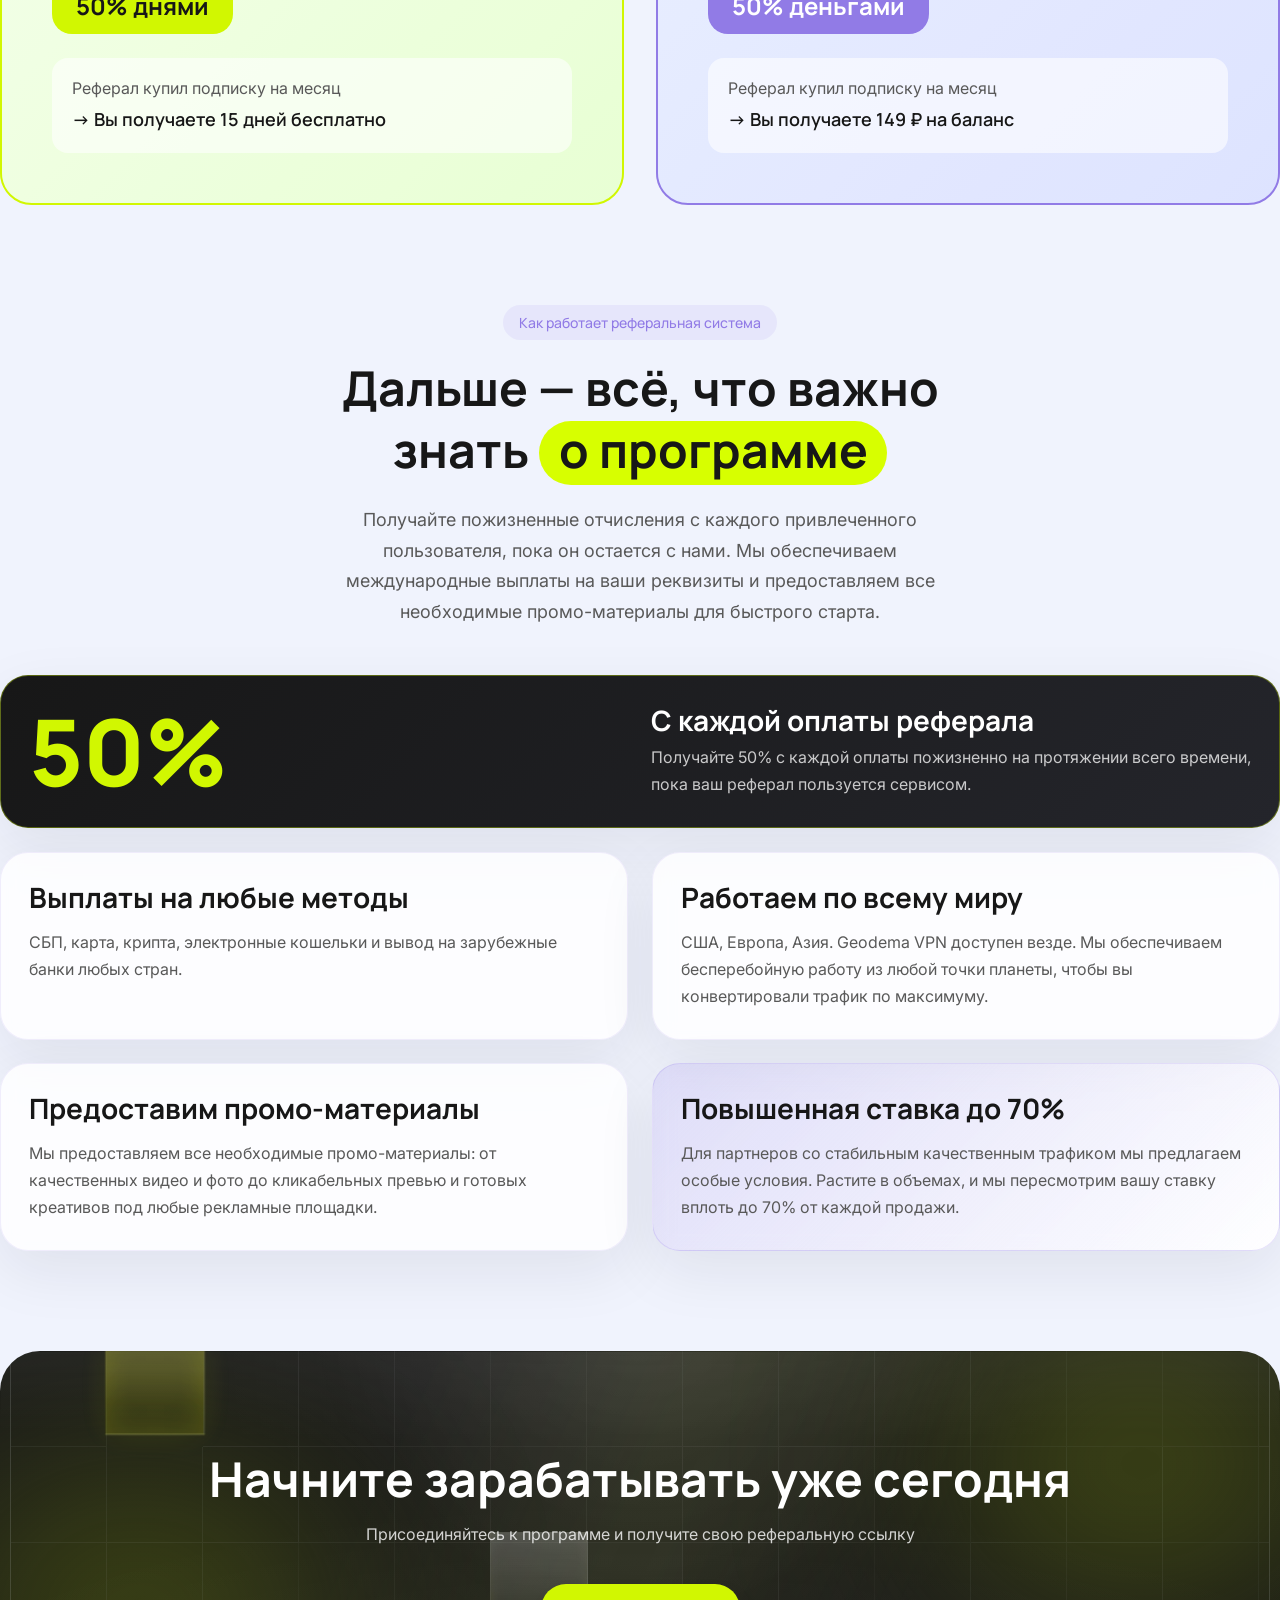
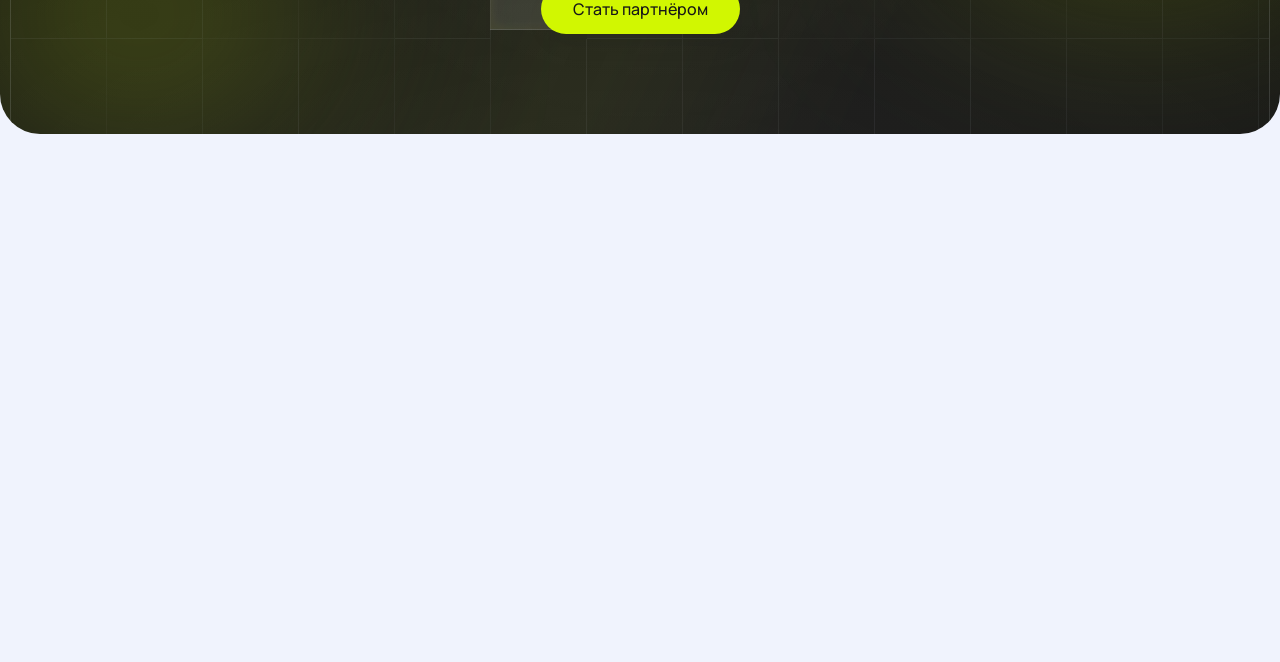
<file: ref/index.html>
<!doctype html>
<html lang="en">
  <head>
    <meta charset="UTF-8" />
    <meta name="viewport" content="width=device-width, initial-scale=1.0" />
    <title>Geodema VPN</title>
    <link rel="stylesheet" href="../assets/css/reset.css" />
    <link rel="stylesheet" href="../assets/css/styles.css" />
  </head>
  <body data-page="ref" class="ref">
    <header class="header">
      <div class="container">
        <div class="header__container">
          <a href="../" class="logo" aria-label="Geodema VPN">
            <svg
              xmlns="http://www.w3.org/2000/svg"
              width="129"
              height="30"
              viewBox="0 0 129 30"
              fill="none"
            >
              <path
                d="M22.6104 0C26.6915 1.01496e-05 30.0001 3.30851 30.0001 7.38972V9.29362C26.7713 11.0503 23.9774 13.5262 21.7708 16.628C21.3567 17.2178 20.8692 17.967 20.6666 18.3255C20.7137 18.385 20.7608 18.4444 20.8078 18.504C22.9475 20.6338 25.1759 22.6645 27.46 24.6165C28.0221 25.0964 28.5877 25.5714 29.1566 26.0417C28.8225 26.6778 28.3985 27.2592 27.9014 27.769C26.5568 26.5003 25.2556 25.2089 24.0122 23.9095C22.5418 22.3728 21.1523 20.8251 19.8674 19.2905C18.9545 18.1976 18.1828 17.3489 18.144 17.3742C18.0412 17.49 19.3658 19.9722 20.2918 21.3869C21.9358 23.8786 23.926 26.4802 26.1618 29.092C25.6506 29.3727 25.1028 29.5946 24.5272 29.7488C23.0214 27.8558 21.5802 25.9073 20.2078 23.9032C19.8272 23.3322 19.4543 22.7542 19.0956 22.1762L19.0927 22.1718C19.0053 22.0295 18.9203 21.8878 18.8372 21.7464C18.7489 21.9516 18.6347 22.2378 18.5169 22.5428C17.572 25.0466 17.0225 27.5344 16.8689 30H7.38972C3.30851 30 0 26.6915 0 22.6103V7.38972C0 3.30851 3.30851 1.07853e-05 7.38972 0H22.6104ZM10.7102 13.6308C10.4272 13.4122 10.1829 13.2579 10.1572 13.2836C10.08 13.3608 10.633 14.9684 11.0317 15.8558C11.4175 16.7304 11.4562 16.7562 13.3468 17.7593C15.3402 18.8011 15.4432 18.8139 14.6458 17.8493C13.8355 16.8847 13.4367 16.113 13.5139 15.7015C13.5653 15.4314 13.4238 15.3156 12.395 14.7112C11.7519 14.3253 10.9932 13.8366 10.7102 13.6308ZM7.37913 5.63078C7.08333 5.56648 6.67175 5.52785 6.46597 5.54072C6.08013 5.56644 6.08011 5.57932 6.11869 6.20951C6.23444 8.17731 7.64918 10.608 9.64261 12.2672C10.7745 13.2188 12.5622 14.3892 13.5525 14.8522L14.2728 15.1867L15.7132 13.7462L15.4174 13.1288C14.6972 11.6112 12.9608 9.23192 11.7776 8.12585C10.3886 6.82685 8.781 5.91374 7.37913 5.63078ZM15.1087 10.0164C14.4528 9.88777 13.9126 9.79777 13.8868 9.81062C13.8613 9.83654 14.1571 10.2995 14.5428 10.8524C14.9158 11.4183 15.3916 12.1642 15.5975 12.5372L15.9704 13.206H16.7035C17.5266 13.1932 18.0025 13.3988 18.7613 14.0805C19.0315 14.3249 19.2629 14.4921 19.2629 14.4407C19.2628 14.2734 18.3883 12.7302 17.6424 11.5726C16.8707 10.3894 16.845 10.3765 15.1087 10.0164Z"
                fill="#D1F701"
              />
              <path
                d="M45.29 21.3C44.3233 21.3 43.4333 21.1333 42.62 20.8C41.8067 20.46 41.1 19.9667 40.5 19.32C39.9 18.6733 39.4333 17.8867 39.1 16.96C38.7667 16.0333 38.6 14.98 38.6 13.8C38.6 12.2467 38.8833 10.9133 39.45 9.8C40.0167 8.68 40.8033 7.82 41.81 7.22C42.8167 6.61333 43.9767 6.31 45.29 6.31C46.9833 6.31 48.3333 6.70333 49.34 7.49C50.3533 8.27667 51.0433 9.36333 51.41 10.75L49.29 11.13C48.9967 10.27 48.5233 9.58333 47.87 9.07C47.2167 8.55667 46.3967 8.29667 45.41 8.29C44.39 8.28333 43.54 8.51 42.86 8.97C42.1867 9.43 41.68 10.0767 41.34 10.91C41 11.7367 40.8267 12.7 40.82 13.8C40.8133 14.9 40.98 15.8633 41.32 16.69C41.66 17.51 42.17 18.15 42.85 18.61C43.5367 19.07 44.39 19.3033 45.41 19.31C46.23 19.3233 46.9333 19.1733 47.52 18.86C48.1133 18.54 48.5833 18.0733 48.93 17.46C49.2767 16.8467 49.5 16.0933 49.6 15.2H46.8V13.52H51.82C51.8333 13.64 51.8433 13.8 51.85 14C51.8567 14.1933 51.86 14.3167 51.86 14.37C51.86 15.7033 51.6033 16.8933 51.09 17.94C50.5767 18.9867 49.83 19.81 48.85 20.41C47.87 21.0033 46.6833 21.3 45.29 21.3Z"
                fill="white"
              />
              <path
                d="M58.6431 21.3C57.5698 21.3 56.6265 21.0667 55.8131 20.6C55.0065 20.1267 54.3765 19.47 53.9231 18.63C53.4765 17.7833 53.2531 16.8033 53.2531 15.69C53.2531 14.51 53.4731 13.4867 53.9131 12.62C54.3598 11.7533 54.9798 11.0833 55.7731 10.61C56.5665 10.1367 57.4898 9.9 58.5431 9.9C59.6431 9.9 60.5798 10.1567 61.3531 10.67C62.1265 11.1767 62.7031 11.9 63.0831 12.84C63.4698 13.78 63.6231 14.8967 63.5431 16.19H61.4531V15.43C61.4398 14.1767 61.1998 13.25 60.7331 12.65C60.2731 12.05 59.5698 11.75 58.6231 11.75C57.5765 11.75 56.7898 12.08 56.2631 12.74C55.7365 13.4 55.4731 14.3533 55.4731 15.6C55.4731 16.7867 55.7365 17.7067 56.2631 18.36C56.7898 19.0067 57.5498 19.33 58.5431 19.33C59.1965 19.33 59.7598 19.1833 60.2331 18.89C60.7131 18.59 61.0865 18.1633 61.3531 17.61L63.4031 18.26C62.9831 19.2267 62.3465 19.9767 61.4931 20.51C60.6398 21.0367 59.6898 21.3 58.6431 21.3ZM54.7931 16.19V14.56H62.5031V16.19H54.7931Z"
                fill="white"
              />
              <path
                d="M70.4767 21.3C69.3967 21.3 68.4601 21.0567 67.6667 20.57C66.8734 20.0833 66.2601 19.4133 65.8267 18.56C65.4001 17.7 65.1867 16.71 65.1867 15.59C65.1867 14.4633 65.4067 13.4733 65.8467 12.62C66.2867 11.76 66.9034 11.0933 67.6967 10.62C68.4901 10.14 69.4167 9.9 70.4767 9.9C71.5567 9.9 72.4934 10.1433 73.2867 10.63C74.0801 11.1167 74.6934 11.7867 75.1267 12.64C75.5601 13.4933 75.7767 14.4767 75.7767 15.59C75.7767 16.7167 75.5567 17.71 75.1167 18.57C74.6834 19.4233 74.0701 20.0933 73.2767 20.58C72.4834 21.06 71.5501 21.3 70.4767 21.3ZM70.4767 19.33C71.5101 19.33 72.2801 18.9833 72.7867 18.29C73.3001 17.59 73.5567 16.69 73.5567 15.59C73.5567 14.4633 73.2967 13.5633 72.7767 12.89C72.2634 12.21 71.4967 11.87 70.4767 11.87C69.7767 11.87 69.2001 12.03 68.7467 12.35C68.2934 12.6633 67.9567 13.1 67.7367 13.66C67.5167 14.2133 67.4067 14.8567 67.4067 15.59C67.4067 16.7233 67.6667 17.63 68.1867 18.31C68.7067 18.99 69.4701 19.33 70.4767 19.33Z"
                fill="white"
              />
              <path
                d="M82.2642 21.3C81.2576 21.3 80.3876 21.05 79.6542 20.55C78.9276 20.05 78.3642 19.37 77.9642 18.51C77.5709 17.6433 77.3742 16.67 77.3742 15.59C77.3742 14.5033 77.5742 13.5333 77.9742 12.68C78.3742 11.82 78.9409 11.1433 79.6742 10.65C80.4142 10.15 81.2909 9.9 82.3042 9.9C83.3242 9.9 84.1809 10.15 84.8742 10.65C85.5742 11.1433 86.1009 11.82 86.4542 12.68C86.8142 13.54 86.9942 14.51 86.9942 15.59C86.9942 16.67 86.8142 17.64 86.4542 18.5C86.0942 19.36 85.5642 20.0433 84.8642 20.55C84.1642 21.05 83.2976 21.3 82.2642 21.3ZM82.5542 19.41C83.2409 19.41 83.8009 19.2467 84.2342 18.92C84.6676 18.5933 84.9842 18.1433 85.1842 17.57C85.3842 16.9967 85.4842 16.3367 85.4842 15.59C85.4842 14.8433 85.3809 14.1833 85.1742 13.61C84.9742 13.0367 84.6609 12.59 84.2342 12.27C83.8142 11.95 83.2776 11.79 82.6242 11.79C81.9309 11.79 81.3609 11.96 80.9142 12.3C80.4676 12.64 80.1342 13.0967 79.9142 13.67C79.7009 14.2433 79.5942 14.8833 79.5942 15.59C79.5942 16.3033 79.7009 16.95 79.9142 17.53C80.1342 18.1033 80.4609 18.56 80.8942 18.9C81.3342 19.24 81.8876 19.41 82.5542 19.41ZM85.4842 21V13.23H85.2442V6.6H87.3442V21H85.4842Z"
                fill="white"
              />
              <path
                d="M94.9322 21.3C93.8589 21.3 92.9155 21.0667 92.1022 20.6C91.2955 20.1267 90.6655 19.47 90.2122 18.63C89.7655 17.7833 89.5422 16.8033 89.5422 15.69C89.5422 14.51 89.7622 13.4867 90.2022 12.62C90.6488 11.7533 91.2689 11.0833 92.0622 10.61C92.8555 10.1367 93.7789 9.9 94.8322 9.9C95.9322 9.9 96.8689 10.1567 97.6422 10.67C98.4155 11.1767 98.9922 11.9 99.3722 12.84C99.7589 13.78 99.9122 14.8967 99.8322 16.19H97.7422V15.43C97.7289 14.1767 97.4889 13.25 97.0222 12.65C96.5622 12.05 95.8589 11.75 94.9122 11.75C93.8655 11.75 93.0788 12.08 92.5522 12.74C92.0255 13.4 91.7622 14.3533 91.7622 15.6C91.7622 16.7867 92.0255 17.7067 92.5522 18.36C93.0788 19.0067 93.8389 19.33 94.8322 19.33C95.4855 19.33 96.0489 19.1833 96.5222 18.89C97.0022 18.59 97.3755 18.1633 97.6422 17.61L99.6922 18.26C99.2722 19.2267 98.6355 19.9767 97.7822 20.51C96.9289 21.0367 95.9789 21.3 94.9322 21.3ZM91.0822 16.19V14.56H98.7922V16.19H91.0822Z"
                fill="white"
              />
              <path
                d="M114.723 21L114.733 14.27C114.733 13.49 114.533 12.8833 114.133 12.45C113.733 12.01 113.206 11.79 112.553 11.79C112.153 11.79 111.786 11.8833 111.453 12.07C111.126 12.25 110.859 12.5233 110.653 12.89C110.453 13.25 110.353 13.7033 110.353 14.25L109.343 13.74C109.329 12.98 109.489 12.3133 109.823 11.74C110.163 11.1667 110.623 10.7233 111.203 10.41C111.783 10.09 112.433 9.93 113.153 9.93C114.319 9.93 115.223 10.28 115.863 10.98C116.503 11.68 116.823 12.61 116.823 13.77L116.813 21H114.723ZM101.773 21V10.2H103.633V13.32H103.873V21H101.773ZM108.253 21L108.263 14.31C108.263 13.5233 108.063 12.9067 107.663 12.46C107.269 12.0133 106.739 11.79 106.073 11.79C105.413 11.79 104.879 12.0167 104.473 12.47C104.073 12.9233 103.873 13.5167 103.873 14.25L102.873 13.61C102.873 12.9033 103.043 12.2733 103.383 11.72C103.723 11.1667 104.183 10.73 104.763 10.41C105.343 10.09 105.999 9.93 106.733 9.93C107.499 9.93 108.153 10.0933 108.693 10.42C109.233 10.74 109.643 11.19 109.923 11.77C110.209 12.35 110.353 13.0233 110.353 13.79L110.343 21H108.253Z"
                fill="white"
              />
              <path
                d="M122.47 21.3C121.67 21.3 121 21.1533 120.46 20.86C119.92 20.56 119.51 20.1667 119.23 19.68C118.956 19.1867 118.82 18.6467 118.82 18.06C118.82 17.5133 118.916 17.0333 119.11 16.62C119.303 16.2067 119.59 15.8567 119.97 15.57C120.35 15.2767 120.816 15.04 121.37 14.86C121.85 14.72 122.393 14.5967 123 14.49C123.606 14.3833 124.243 14.2833 124.91 14.19C125.583 14.0967 126.25 14.0033 126.91 13.91L126.15 14.33C126.163 13.4833 125.983 12.8567 125.61 12.45C125.243 12.0367 124.61 11.83 123.71 11.83C123.143 11.83 122.623 11.9633 122.15 12.23C121.676 12.49 121.346 12.9233 121.16 13.53L119.21 12.93C119.476 12.0033 119.983 11.2667 120.73 10.72C121.483 10.1733 122.483 9.9 123.73 9.9C124.696 9.9 125.536 10.0667 126.25 10.4C126.97 10.7267 127.496 11.2467 127.83 11.96C128.003 12.3133 128.11 12.6867 128.15 13.08C128.19 13.4733 128.21 13.8967 128.21 14.35V21H126.36V18.53L126.72 18.85C126.273 19.6767 125.703 20.2933 125.01 20.7C124.323 21.1 123.476 21.3 122.47 21.3ZM122.84 19.59C123.433 19.59 123.943 19.4867 124.37 19.28C124.796 19.0667 125.14 18.7967 125.4 18.47C125.66 18.1433 125.83 17.8033 125.91 17.45C126.023 17.13 126.086 16.77 126.1 16.37C126.12 15.97 126.13 15.65 126.13 15.41L126.81 15.66C126.15 15.76 125.55 15.85 125.01 15.93C124.47 16.01 123.98 16.09 123.54 16.17C123.106 16.2433 122.72 16.3333 122.38 16.44C122.093 16.54 121.836 16.66 121.61 16.8C121.39 16.94 121.213 17.11 121.08 17.31C120.953 17.51 120.89 17.7533 120.89 18.04C120.89 18.32 120.96 18.58 121.1 18.82C121.24 19.0533 121.453 19.24 121.74 19.38C122.026 19.52 122.393 19.59 122.84 19.59Z"
                fill="white"
              />
            </svg>
          </a>

          <button
            class="burger"
            type="button"
            aria-label="Открыть меню"
            aria-expanded="false"
          >
            <span></span>
            <span></span>
            <span></span>
          </button>

          <nav class="header__nav" id="mobileMenu">
            <ul class="navbar">
              <li><a href="../" class="navbar__item">Главная</a></li>
              <li>
                <a href="../#features" class="navbar__item">Преимущества</a>
              </li>
              <li><a href="../#prices" class="navbar__item">Тарифы</a></li>
              <li><a href="#" class="navbar__item">Заработок с Geodema</a></li>
            </ul>

            <div class="header__actions">
              <div class="language-switcher">
                <button
                  class="language language__trigger"
                  type="button"
                  aria-haspopup="menu"
                  aria-expanded="false"
                  aria-controls="language-menu"
                  aria-label="Выбрать язык"
                >
                  <svg
                    width="18"
                    height="18"
                    viewBox="0 0 18 18"
                    fill="none"
                    xmlns="http://www.w3.org/2000/svg"
                  >
                    <g clip-path="url(#clip0_3_4755)">
                      <path
                        d="M9 16.5C13.1421 16.5 16.5 13.1421 16.5 9C16.5 4.85786 13.1421 1.5 9 1.5C4.85786 1.5 1.5 4.85786 1.5 9C1.5 13.1421 4.85786 16.5 9 16.5Z"
                        stroke="white"
                        stroke-width="1.5"
                        stroke-linecap="round"
                        stroke-linejoin="round"
                      />
                      <path
                        d="M9 1.5C7.07418 3.52212 6 6.20756 6 9C6 11.7924 7.07418 14.4779 9 16.5C10.9258 14.4779 12 11.7924 12 9C12 6.20756 10.9258 3.52212 9 1.5Z"
                        stroke="white"
                        stroke-width="1.5"
                        stroke-linecap="round"
                        stroke-linejoin="round"
                      />
                      <path
                        d="M1.5 9H16.5"
                        stroke="white"
                        stroke-width="1.5"
                        stroke-linecap="round"
                        stroke-linejoin="round"
                      />
                    </g>
                    <defs>
                      <clipPath id="clip0_3_4755">
                        <rect width="18" height="18" fill="white" />
                      </clipPath>
                    </defs>
                  </svg>

                  <span class="language__current">RU</span>

                  <svg
                    class="language__chevron"
                    width="14"
                    height="14"
                    viewBox="0 0 14 14"
                    fill="none"
                    xmlns="http://www.w3.org/2000/svg"
                    aria-hidden="true"
                  >
                    <path
                      d="M3 5.5L7 9.5L11 5.5"
                      stroke="white"
                      stroke-width="1.5"
                      stroke-linecap="round"
                      stroke-linejoin="round"
                    />
                  </svg>
                </button>

                <div class="language__menu" id="language-menu" role="menu">
                  <button
                    class="language__option"
                    type="button"
                    role="menuitemradio"
                    aria-checked="true"
                    data-lang="ru"
                  >
                    <span class="language__option-code">RU</span>
                    <span class="language__option-label">Русский</span>
                  </button>

                  <button
                    class="language__option"
                    type="button"
                    role="menuitemradio"
                    aria-checked="false"
                    data-lang="en"
                  >
                    <span class="language__option-code">EN</span>
                    <span class="language__option-label">English</span>
                  </button>
                </div>
              </div>

              <a href="https://magnit.help" class="btn main">Войти</a>
            </div>
          </nav>
        </div>
      </div>
    </header>
    <section class="ref__home">
      <div class="container container__ref__home">
        <span class="badge">Реферальная программа</span>
        <h1><span>Зарабатывайте</span> вместе с Geodema VPN</h1>
        <p>
          Получайте щедрые вознаграждения за приглашенных пользователей, днями
          или деньгами.
        </p>
        <div class="blur__purp"></div>
        <div class="blur__gr"></div>
      </div>
    </section>
    <section class="calc">
      <div class="container calc__container">
        <div class="ref-profit" data-price="299" data-reward="149">
          <div class="ref-profit__content">
            <span class="badge">Калькулятор доходности</span>
            <h2>
              Посчитайте, сколько сможете зарабатывать
              <span class="highlight">ежемесячно</span>
            </h2>
            <p>
              Калькулятор основан на месячном тарифе. При покупке рефералом
              подписки на больший срок ваша выплата увеличится, так как комиссия
              составляет фиксированные 50% от любой суммы покупки.
            </p>

            <div class="ref-profit__stats">
              <div class="ref-profit__stat">
                <span>Стоимость подписки</span>
                <strong>299 ₽</strong>
              </div>
              <div class="ref-profit__stat">
                <span>Ваш процент</span>
                <strong>50%</strong>
              </div>
              <div class="ref-profit__stat">
                <span>Начисление с 1 оплаты</span>
                <strong>149 ₽</strong>
              </div>
            </div>
          </div>

          <div class="ref-profit__card">
            <div class="ref-profit__card-top">
              <div>
                <span class="ref-profit__eyebrow"
                  >Сколько людей вы пригласили</span
                >
                <div class="ref-profit__people">
                  <span data-ref-people>25</span>
                  <span data-ref-people-label>человек</span>
                </div>
              </div>

              <div class="ref-profit__pill">1 реферал = 149 ₽ / мес</div>
            </div>

            <div class="ref-profit__range-wrap">
              <input
                class="ref-profit__range"
                type="range"
                min="0"
                max="500"
                step="1"
                value="25"
                data-ref-range
                aria-label="Количество приглашённых пользователей"
              />
              <div class="ref-profit__scale">
                <span>0</span>
                <span>500+</span>
              </div>
            </div>

            <div class="ref-profit__result">
              <span>Ваш ежемесячный доход</span>
              <strong class="ref-profit__value">
                <span class="ref-profit__from">от</span>
                <span data-ref-income>3 725 ₽</span>
              </strong>
              <p data-ref-formula>
                25 человек × 149 ₽ при покупке подписки на месяц
              </p>
            </div>

            <div class="ref-profit__summary">
              <div>
                <span>За год</span>
                <strong class="ref-profit__summary-value">
                  <span class="ref-profit__from">от</span>
                  <span data-ref-year>44 700 ₽</span>
                </strong>
              </div>
              <div>
                <span>Начисления</span>
                <strong>пожизненно</strong>
              </div>
            </div>
          </div>
        </div>
      </div>
    </section>
    <section class="variants">
      <div class="container variants__container">
        <h2>Две системы <span class="highlight">на выбор</span></h2>
        <div>
          <div>
            <header>
              <div class="icon">
                <svg
                  xmlns="http://www.w3.org/2000/svg"
                  width="40"
                  height="40"
                  viewBox="0 0 40 40"
                  fill="none"
                >
                  <path
                    d="M13.333 3.33333V9.99999"
                    stroke="#171717"
                    stroke-width="3.33333"
                    stroke-linecap="round"
                    stroke-linejoin="round"
                  />
                  <path
                    d="M26.667 3.33333V9.99999"
                    stroke="#171717"
                    stroke-width="3.33333"
                    stroke-linecap="round"
                    stroke-linejoin="round"
                  />
                  <path
                    d="M31.6667 6.66667H8.33333C6.49238 6.66667 5 8.15906 5 10V33.3333C5 35.1743 6.49238 36.6667 8.33333 36.6667H31.6667C33.5076 36.6667 35 35.1743 35 33.3333V10C35 8.15906 33.5076 6.66667 31.6667 6.66667Z"
                    stroke="#171717"
                    stroke-width="3.33333"
                    stroke-linecap="round"
                    stroke-linejoin="round"
                  />
                  <path
                    d="M5 16.6667H35"
                    stroke="#171717"
                    stroke-width="3.33333"
                    stroke-linecap="round"
                    stroke-linejoin="round"
                  />
                </svg>
              </div>
            </header>
            <div>
              <h3>Реферальная система</h3>
              <p>Получайте дни подписки</p>
            </div>
            <span class="reward">50% днями</span>
            <div>
              <span>Реферал купил подписку на месяц</span>
              <p>→ Вы получаете 15 дней бесплатно</p>
            </div>
          </div>
          <div>
            <header>
              <div class="icon">
                <svg
                  xmlns="http://www.w3.org/2000/svg"
                  width="40"
                  height="40"
                  viewBox="0 0 40 40"
                  fill="none"
                >
                  <path
                    d="M20 3.33333V36.6667"
                    stroke="white"
                    stroke-width="3.33333"
                    stroke-linecap="round"
                    stroke-linejoin="round"
                  />
                  <path
                    d="M28.3333 8.33333H15.8333C14.2862 8.33333 12.8025 8.94791 11.7085 10.0419C10.6146 11.1358 10 12.6196 10 14.1667C10 15.7138 10.6146 17.1975 11.7085 18.2915C12.8025 19.3854 14.2862 20 15.8333 20H24.1667C25.7138 20 27.1975 20.6146 28.2915 21.7085C29.3854 22.8025 30 24.2862 30 25.8333C30 27.3804 29.3854 28.8642 28.2915 29.9581C27.1975 31.0521 25.7138 31.6667 24.1667 31.6667H10"
                    stroke="white"
                    stroke-width="3.33333"
                    stroke-linecap="round"
                    stroke-linejoin="round"
                  />
                </svg>
              </div>
            </header>
            <div>
              <h3>Партнерская система</h3>
              <p>Получайте реальные деньги</p>
            </div>
            <span class="reward">50% деньгами</span>
            <div>
              <span>Реферал купил подписку на месяц</span>
              <p>→ Вы получаете 149 ₽ на баланс</p>
            </div>
          </div>
        </div>
      </div>
    </section>
    <section class="ref-details">
      <div class="container ref-details__container">
        <div class="ref-details__intro">
          <span class="badge">Как работает реферальная система</span>
          <h2>
            Дальше — всё, что важно знать
            <span class="highlight">о программе</span>
          </h2>
          <p>
            Получайте пожизненные отчисления с каждого привлеченного
            пользователя, пока он остается с нами. Мы обеспечиваем международные
            выплаты на ваши реквизиты и предоставляем все необходимые
            промо-материалы для быстрого старта.
          </p>
        </div>

        <div class="ref-details__grid">
          <article class="ref-details__card ref-details__card--highlight">
            <span class="ref-details__number">50%</span>
            <div>
              <h3>С каждой оплаты реферала</h3>
              <p>
                Получайте 50% с каждой оплаты пожизненно на протяжении всего
                времени, пока ваш реферал пользуется сервисом.
              </p>
            </div>
          </article>

          <article class="ref-details__card">
            <h3>Выплаты на любые методы</h3>
            <p>
              СБП, карта, крипта, электронные кошельки и вывод на зарубежные
              банки любых стран.
            </p>
          </article>

          <article class="ref-details__card">
            <h3>Работаем по всему миру</h3>
            <p>
              США, Европа, Азия. Geodema VPN доступен везде. Мы обеспечиваем
              бесперебойную работу из любой точки планеты, чтобы вы
              конвертировали трафик по максимуму.
            </p>
          </article>

          <article class="ref-details__card">
            <h3>Предоставим промо-материалы</h3>
            <p>
              Мы предоставляем все необходимые промо-материалы: от качественных
              видео и фото до кликабельных превью и готовых креативов под любые
              рекламные площадки.
            </p>
          </article>

          <article class="ref-details__card ref-details__card--accent">
            <h3>Повышенная ставка до 70%</h3>
            <p>
              Для партнеров со стабильным качественным трафиком мы предлагаем
              особые условия. Растите в объемах, и мы пересмотрим вашу ставку
              вплоть до 70% от каждой продажи.
            </p>
          </article>
        </div>
      </div>
    </section>
    <section class="cta">
      <div class="container cta__container">
        <h2>Начните зарабатывать уже сегодня</h2>
        <p>Присоединяйтесь к программе и получите свою реферальную ссылку</p>
        <button class="btn main">Стать партнёром</button>
      </div>
    </section>
    <footer class="footer">
      <div class="container footer__container">
        <div>
          <a href="../">
            <svg
              xmlns="http://www.w3.org/2000/svg"
              width="129"
              height="30"
              viewBox="0 0 129 30"
              fill="none"
            >
              <path
                d="M22.6104 0C26.6915 1.01496e-05 30.0001 3.30851 30.0001 7.38972V9.29362C26.7713 11.0503 23.9774 13.5262 21.7708 16.628C21.3567 17.2178 20.8692 17.967 20.6666 18.3255C20.7137 18.385 20.7608 18.4444 20.8078 18.504C22.9475 20.6338 25.1759 22.6645 27.46 24.6165C28.0221 25.0964 28.5877 25.5714 29.1566 26.0417C28.8225 26.6778 28.3985 27.2592 27.9014 27.769C26.5568 26.5003 25.2556 25.2089 24.0122 23.9095C22.5418 22.3728 21.1523 20.8251 19.8674 19.2905C18.9545 18.1976 18.1828 17.3489 18.144 17.3742C18.0412 17.49 19.3658 19.9722 20.2918 21.3869C21.9358 23.8786 23.926 26.4802 26.1618 29.092C25.6506 29.3727 25.1028 29.5946 24.5272 29.7488C23.0214 27.8558 21.5802 25.9073 20.2078 23.9032C19.8272 23.3322 19.4543 22.7542 19.0956 22.1762L19.0927 22.1718C19.0053 22.0295 18.9203 21.8878 18.8372 21.7464C18.7489 21.9516 18.6347 22.2378 18.5169 22.5428C17.572 25.0466 17.0225 27.5344 16.8689 30H7.38972C3.30851 30 0 26.6915 0 22.6103V7.38972C0 3.30851 3.30851 1.07853e-05 7.38972 0H22.6104ZM10.7102 13.6308C10.4272 13.4122 10.1829 13.2579 10.1572 13.2836C10.08 13.3608 10.633 14.9684 11.0317 15.8558C11.4175 16.7304 11.4562 16.7562 13.3468 17.7593C15.3402 18.8011 15.4432 18.8139 14.6458 17.8493C13.8355 16.8847 13.4367 16.113 13.5139 15.7015C13.5653 15.4314 13.4238 15.3156 12.395 14.7112C11.7519 14.3253 10.9932 13.8366 10.7102 13.6308ZM7.37913 5.63078C7.08333 5.56648 6.67175 5.52785 6.46597 5.54072C6.08013 5.56644 6.08011 5.57932 6.11869 6.20951C6.23444 8.17731 7.64918 10.608 9.64261 12.2672C10.7745 13.2188 12.5622 14.3892 13.5525 14.8522L14.2728 15.1867L15.7132 13.7462L15.4174 13.1288C14.6972 11.6112 12.9608 9.23192 11.7776 8.12585C10.3886 6.82685 8.781 5.91374 7.37913 5.63078ZM15.1087 10.0164C14.4528 9.88777 13.9126 9.79777 13.8868 9.81062C13.8613 9.83654 14.1571 10.2995 14.5428 10.8524C14.9158 11.4183 15.3916 12.1642 15.5975 12.5372L15.9704 13.206H16.7035C17.5266 13.1932 18.0025 13.3988 18.7613 14.0805C19.0315 14.3249 19.2629 14.4921 19.2629 14.4407C19.2628 14.2734 18.3883 12.7302 17.6424 11.5726C16.8707 10.3894 16.845 10.3765 15.1087 10.0164Z"
                fill="#D1F701"
              />
              <path
                d="M45.29 21.3C44.3233 21.3 43.4333 21.1333 42.62 20.8C41.8067 20.46 41.1 19.9667 40.5 19.32C39.9 18.6733 39.4333 17.8867 39.1 16.96C38.7667 16.0333 38.6 14.98 38.6 13.8C38.6 12.2467 38.8833 10.9133 39.45 9.8C40.0167 8.68 40.8033 7.82 41.81 7.22C42.8167 6.61333 43.9767 6.31 45.29 6.31C46.9833 6.31 48.3333 6.70333 49.34 7.49C50.3533 8.27667 51.0433 9.36333 51.41 10.75L49.29 11.13C48.9967 10.27 48.5233 9.58333 47.87 9.07C47.2167 8.55667 46.3967 8.29667 45.41 8.29C44.39 8.28333 43.54 8.51 42.86 8.97C42.1867 9.43 41.68 10.0767 41.34 10.91C41 11.7367 40.8267 12.7 40.82 13.8C40.8133 14.9 40.98 15.8633 41.32 16.69C41.66 17.51 42.17 18.15 42.85 18.61C43.5367 19.07 44.39 19.3033 45.41 19.31C46.23 19.3233 46.9333 19.1733 47.52 18.86C48.1133 18.54 48.5833 18.0733 48.93 17.46C49.2767 16.8467 49.5 16.0933 49.6 15.2H46.8V13.52H51.82C51.8333 13.64 51.8433 13.8 51.85 14C51.8567 14.1933 51.86 14.3167 51.86 14.37C51.86 15.7033 51.6033 16.8933 51.09 17.94C50.5767 18.9867 49.83 19.81 48.85 20.41C47.87 21.0033 46.6833 21.3 45.29 21.3Z"
                fill="white"
              />
              <path
                d="M58.6431 21.3C57.5698 21.3 56.6265 21.0667 55.8131 20.6C55.0065 20.1267 54.3765 19.47 53.9231 18.63C53.4765 17.7833 53.2531 16.8033 53.2531 15.69C53.2531 14.51 53.4731 13.4867 53.9131 12.62C54.3598 11.7533 54.9798 11.0833 55.7731 10.61C56.5665 10.1367 57.4898 9.9 58.5431 9.9C59.6431 9.9 60.5798 10.1567 61.3531 10.67C62.1265 11.1767 62.7031 11.9 63.0831 12.84C63.4698 13.78 63.6231 14.8967 63.5431 16.19H61.4531V15.43C61.4398 14.1767 61.1998 13.25 60.7331 12.65C60.2731 12.05 59.5698 11.75 58.6231 11.75C57.5765 11.75 56.7898 12.08 56.2631 12.74C55.7365 13.4 55.4731 14.3533 55.4731 15.6C55.4731 16.7867 55.7365 17.7067 56.2631 18.36C56.7898 19.0067 57.5498 19.33 58.5431 19.33C59.1965 19.33 59.7598 19.1833 60.2331 18.89C60.7131 18.59 61.0865 18.1633 61.3531 17.61L63.4031 18.26C62.9831 19.2267 62.3465 19.9767 61.4931 20.51C60.6398 21.0367 59.6898 21.3 58.6431 21.3ZM54.7931 16.19V14.56H62.5031V16.19H54.7931Z"
                fill="white"
              />
              <path
                d="M70.4767 21.3C69.3967 21.3 68.4601 21.0567 67.6667 20.57C66.8734 20.0833 66.2601 19.4133 65.8267 18.56C65.4001 17.7 65.1867 16.71 65.1867 15.59C65.1867 14.4633 65.4067 13.4733 65.8467 12.62C66.2867 11.76 66.9034 11.0933 67.6967 10.62C68.4901 10.14 69.4167 9.9 70.4767 9.9C71.5567 9.9 72.4934 10.1433 73.2867 10.63C74.0801 11.1167 74.6934 11.7867 75.1267 12.64C75.5601 13.4933 75.7767 14.4767 75.7767 15.59C75.7767 16.7167 75.5567 17.71 75.1167 18.57C74.6834 19.4233 74.0701 20.0933 73.2767 20.58C72.4834 21.06 71.5501 21.3 70.4767 21.3ZM70.4767 19.33C71.5101 19.33 72.2801 18.9833 72.7867 18.29C73.3001 17.59 73.5567 16.69 73.5567 15.59C73.5567 14.4633 73.2967 13.5633 72.7767 12.89C72.2634 12.21 71.4967 11.87 70.4767 11.87C69.7767 11.87 69.2001 12.03 68.7467 12.35C68.2934 12.6633 67.9567 13.1 67.7367 13.66C67.5167 14.2133 67.4067 14.8567 67.4067 15.59C67.4067 16.7233 67.6667 17.63 68.1867 18.31C68.7067 18.99 69.4701 19.33 70.4767 19.33Z"
                fill="white"
              />
              <path
                d="M82.2642 21.3C81.2576 21.3 80.3876 21.05 79.6542 20.55C78.9276 20.05 78.3642 19.37 77.9642 18.51C77.5709 17.6433 77.3742 16.67 77.3742 15.59C77.3742 14.5033 77.5742 13.5333 77.9742 12.68C78.3742 11.82 78.9409 11.1433 79.6742 10.65C80.4142 10.15 81.2909 9.9 82.3042 9.9C83.3242 9.9 84.1809 10.15 84.8742 10.65C85.5742 11.1433 86.1009 11.82 86.4542 12.68C86.8142 13.54 86.9942 14.51 86.9942 15.59C86.9942 16.67 86.8142 17.64 86.4542 18.5C86.0942 19.36 85.5642 20.0433 84.8642 20.55C84.1642 21.05 83.2976 21.3 82.2642 21.3ZM82.5542 19.41C83.2409 19.41 83.8009 19.2467 84.2342 18.92C84.6676 18.5933 84.9842 18.1433 85.1842 17.57C85.3842 16.9967 85.4842 16.3367 85.4842 15.59C85.4842 14.8433 85.3809 14.1833 85.1742 13.61C84.9742 13.0367 84.6609 12.59 84.2342 12.27C83.8142 11.95 83.2776 11.79 82.6242 11.79C81.9309 11.79 81.3609 11.96 80.9142 12.3C80.4676 12.64 80.1342 13.0967 79.9142 13.67C79.7009 14.2433 79.5942 14.8833 79.5942 15.59C79.5942 16.3033 79.7009 16.95 79.9142 17.53C80.1342 18.1033 80.4609 18.56 80.8942 18.9C81.3342 19.24 81.8876 19.41 82.5542 19.41ZM85.4842 21V13.23H85.2442V6.6H87.3442V21H85.4842Z"
                fill="white"
              />
              <path
                d="M94.9322 21.3C93.8589 21.3 92.9155 21.0667 92.1022 20.6C91.2955 20.1267 90.6655 19.47 90.2122 18.63C89.7655 17.7833 89.5422 16.8033 89.5422 15.69C89.5422 14.51 89.7622 13.4867 90.2022 12.62C90.6488 11.7533 91.2689 11.0833 92.0622 10.61C92.8555 10.1367 93.7789 9.9 94.8322 9.9C95.9322 9.9 96.8689 10.1567 97.6422 10.67C98.4155 11.1767 98.9922 11.9 99.3722 12.84C99.7589 13.78 99.9122 14.8967 99.8322 16.19H97.7422V15.43C97.7289 14.1767 97.4889 13.25 97.0222 12.65C96.5622 12.05 95.8589 11.75 94.9122 11.75C93.8655 11.75 93.0788 12.08 92.5522 12.74C92.0255 13.4 91.7622 14.3533 91.7622 15.6C91.7622 16.7867 92.0255 17.7067 92.5522 18.36C93.0788 19.0067 93.8389 19.33 94.8322 19.33C95.4855 19.33 96.0489 19.1833 96.5222 18.89C97.0022 18.59 97.3755 18.1633 97.6422 17.61L99.6922 18.26C99.2722 19.2267 98.6355 19.9767 97.7822 20.51C96.9289 21.0367 95.9789 21.3 94.9322 21.3ZM91.0822 16.19V14.56H98.7922V16.19H91.0822Z"
                fill="white"
              />
              <path
                d="M114.723 21L114.733 14.27C114.733 13.49 114.533 12.8833 114.133 12.45C113.733 12.01 113.206 11.79 112.553 11.79C112.153 11.79 111.786 11.8833 111.453 12.07C111.126 12.25 110.859 12.5233 110.653 12.89C110.453 13.25 110.353 13.7033 110.353 14.25L109.343 13.74C109.329 12.98 109.489 12.3133 109.823 11.74C110.163 11.1667 110.623 10.7233 111.203 10.41C111.783 10.09 112.433 9.93 113.153 9.93C114.319 9.93 115.223 10.28 115.863 10.98C116.503 11.68 116.823 12.61 116.823 13.77L116.813 21H114.723ZM101.773 21V10.2H103.633V13.32H103.873V21H101.773ZM108.253 21L108.263 14.31C108.263 13.5233 108.063 12.9067 107.663 12.46C107.269 12.0133 106.739 11.79 106.073 11.79C105.413 11.79 104.879 12.0167 104.473 12.47C104.073 12.9233 103.873 13.5167 103.873 14.25L102.873 13.61C102.873 12.9033 103.043 12.2733 103.383 11.72C103.723 11.1667 104.183 10.73 104.763 10.41C105.343 10.09 105.999 9.93 106.733 9.93C107.499 9.93 108.153 10.0933 108.693 10.42C109.233 10.74 109.643 11.19 109.923 11.77C110.209 12.35 110.353 13.0233 110.353 13.79L110.343 21H108.253Z"
                fill="white"
              />
              <path
                d="M122.47 21.3C121.67 21.3 121 21.1533 120.46 20.86C119.92 20.56 119.51 20.1667 119.23 19.68C118.956 19.1867 118.82 18.6467 118.82 18.06C118.82 17.5133 118.916 17.0333 119.11 16.62C119.303 16.2067 119.59 15.8567 119.97 15.57C120.35 15.2767 120.816 15.04 121.37 14.86C121.85 14.72 122.393 14.5967 123 14.49C123.606 14.3833 124.243 14.2833 124.91 14.19C125.583 14.0967 126.25 14.0033 126.91 13.91L126.15 14.33C126.163 13.4833 125.983 12.8567 125.61 12.45C125.243 12.0367 124.61 11.83 123.71 11.83C123.143 11.83 122.623 11.9633 122.15 12.23C121.676 12.49 121.346 12.9233 121.16 13.53L119.21 12.93C119.476 12.0033 119.983 11.2667 120.73 10.72C121.483 10.1733 122.483 9.9 123.73 9.9C124.696 9.9 125.536 10.0667 126.25 10.4C126.97 10.7267 127.496 11.2467 127.83 11.96C128.003 12.3133 128.11 12.6867 128.15 13.08C128.19 13.4733 128.21 13.8967 128.21 14.35V21H126.36V18.53L126.72 18.85C126.273 19.6767 125.703 20.2933 125.01 20.7C124.323 21.1 123.476 21.3 122.47 21.3ZM122.84 19.59C123.433 19.59 123.943 19.4867 124.37 19.28C124.796 19.0667 125.14 18.7967 125.4 18.47C125.66 18.1433 125.83 17.8033 125.91 17.45C126.023 17.13 126.086 16.77 126.1 16.37C126.12 15.97 126.13 15.65 126.13 15.41L126.81 15.66C126.15 15.76 125.55 15.85 125.01 15.93C124.47 16.01 123.98 16.09 123.54 16.17C123.106 16.2433 122.72 16.3333 122.38 16.44C122.093 16.54 121.836 16.66 121.61 16.8C121.39 16.94 121.213 17.11 121.08 17.31C120.953 17.51 120.89 17.7533 120.89 18.04C120.89 18.32 120.96 18.58 121.1 18.82C121.24 19.0533 121.453 19.24 121.74 19.38C122.026 19.52 122.393 19.59 122.84 19.59Z"
                fill="white"
              />
            </svg>
          </a>
          <p>
            Ваш доступ к анонимности и безопасному интернету. Защитите свою
            конфиденциальность с помощью надежного VPN-сервиса.
          </p>
          <a href="https://t.me/geodema_support"
            >Telegram поддержка<br /><span>@Geodema_support</span></a
          >
          <span>© 2025-2026 Geodema Network. Все права защищены.</span>
        </div>
        <div>
          <a href="../docs">Юридические документы</a>
          <ul>
            <li>
              <a href="../docs/offer.pdf">Публичная оферта</a>
            </li>
            <li>
              <a href="../docs/terms.pdf">Условия подписки</a>
            </li>
            <li>
              <a href="../docs/returns.pdf">Политика возвратов и отмены</a>
            </li>
            <li>
              <a href="../docs/aup.pdf"
                >Правила допустимого использования (AUP)</a
              >
            </li>
            <li>
              <a href="../docs/privacy.pdf">Политика конфиденциальности</a>
            </li>
            <li>
              <a href="../docs/processing.pdf"
                >Политика обработки ПДн (152-ФЗ) + Согласие</a
              >
            </li>
            <li>
              <a href="../docs/security.pdf"
                >Политика безопасности и ответственного раскрытия</a
              >
            </li>
            <li>
              <a href="../docs/complaints.pdf">Политика жалоб</a>
            </li>
            <li>
              <a href="../docs/sla.pdf">SLA (Уровень сервиса)</a>
            </li>
          </ul>
        </div>
        <div>
          <span>Реквизиты</span>
          <div>
            <span>ООО «Глобал»</span>
            <ul>
              <li>ИНН: 7751385205</li>
              <li>ОГРН: 1267700075170</li>
              <li>
                Юридический адрес: 108826, город Москва, п Коммунарка, ул
                Потаповская Роща, д. 4 к. 4, помещ. 1/п
              </li>
            </ul>
          </div>
          <a href="https://magnit.help" class="btn main footer__cta"
            >Начать пользоваться</a
          >
        </div>
      </div>
    </footer>
    <script src="../assets/js/main.js"></script>
  </body>
</html>
</file>
<file: assets/css/styles.css>
@import url("https://fonts.googleapis.com/css2?family=Fragment+Mono:ital@0;1&family=Inter:ital,opsz,wght@0,14..32,100..900;1,14..32,100..900&family=Manrope:wght@200..800&display=swap");

/* =========================
   GLOBAL
========================= */

*,
*::before,
*::after {
  box-sizing: border-box;
}

html {
  scroll-behavior: smooth;
}

body {
  font-family: Inter, sans-serif;
  font-size: 16px;
  font-weight: 400;
  line-height: normal;
  font-style: normal;
  color: #595959;
  background: #f0f3fd;
}

body.menu-open {
  overflow: hidden;
}

img {
  display: block;
  max-width: 100%;
  -webkit-user-drag: none;
  user-select: none;
}

button {
  font: inherit;
}

a,
button,
svg,
path {
  transition:
    color 0.25s ease,
    background-color 0.25s ease,
    border-color 0.25s ease,
    opacity 0.25s ease,
    transform 0.25s ease,
    box-shadow 0.25s ease;
}

a,
.btn {
  cursor: pointer;
}

.container {
  width: 100%;
  max-width: 1300px;
  margin: 0 auto;
}

h1 {
  color: #000;
  text-align: center;
  font-family: Manrope, sans-serif;
  font-size: clamp(36px, 6vw, 65px);
  font-weight: 700;
  line-height: 1.15;
  display: flex;
  flex-direction: column;
  align-items: center;
  justify-content: center;
  gap: 10px;
}

h1 span {
  color: #fff;
  display: inline-flex;
  justify-content: center;
  align-items: center;
  padding: 10px 35px;
  border-radius: 50px;
  background: #917be6;
  box-shadow: 4px 11px 22px 0 rgba(0, 0, 0, 0.08);
}

.hero-word {
  position: relative;
  min-width: clamp(260px, 28vw, 520px);
  min-height: 1.25em;
  white-space: nowrap;
  text-align: center;
  will-change: contents, transform, opacity;
  transition:
    transform 0.25s ease,
    opacity 0.25s ease,
    text-shadow 0.25s ease;
}

.hero-word.is-animating {
  text-shadow: 0 0 18px rgba(255, 255, 255, 0.12);
}

h2 {
  color: #171717;
  font-family: Manrope, sans-serif;
  font-size: clamp(29px, 4vw, 48px);
  font-weight: 700;
  line-height: 1.15;
}

.header__container a,
.footer a,
.faq a,
.navbar__item,
.language,
.btn,
.prices .item,
.reviews__arrow,
.reviews__dot,
.faq-question {
  -webkit-tap-highlight-color: transparent;
}

/* =========================
   BUTTONS / UI
========================= */

.btn {
  display: flex;
  justify-content: center;
  align-items: center;
  gap: 10px;
  padding: 14px 32px;
  border-radius: 100px;
  border: 1.5px solid #917be6;
  font-family: Manrope, sans-serif;
  font-size: 16px;
  font-weight: 500;
  color: #171717;
}

.btn.main {
  border: none;
  background: #d1f701;
  box-shadow: 4px 11px 22.8px 0 rgba(0, 0, 0, 0.06);
}

.btn:hover {
  transform: translateY(-3px);
  box-shadow: 0 12px 26px rgba(145, 123, 230, 0.18);
  border-color: #7f67dc;
}

.btn.main:hover {
  background: #d8ff1f;
  box-shadow: 0 16px 34px rgba(209, 247, 1, 0.25);
}

/* =========================
   HEADER
========================= */

.header {
  background: #fff;
  padding: 24px 0 56px;
  position: relative;
  z-index: 30;
}

.header__container {
  position: relative;
  display: flex;
  align-items: center;
  justify-content: space-between;
  gap: 20px;
  min-height: 78px;
  width: 100%;
  padding: 14px 18px 14px 24px;
  border-radius: 100px;
  background: #171717;
}

.logo {
  display: inline-flex;
  align-items: center;
  flex-shrink: 0;
}

.logo svg {
  display: block;
  width: 129px;
  height: auto;
}

.header__nav {
  display: flex;
  align-items: center;
  justify-content: space-between;
  gap: 24px;
  flex: 1 1 auto;
}

.navbar {
  display: flex;
  align-items: center;
  gap: 4px;
  flex-wrap: wrap;
}

.navbar__item {
  display: flex;
  justify-content: center;
  align-items: center;
  gap: 10px;
  padding: 10px;
  color: #fff;
  border-radius: 16px;
}

.navbar__item:hover {
  background: rgba(255, 255, 255, 0.08);
  color: #d1f701;
}

.header__actions {
  display: flex;
  align-items: center;
  gap: 16px;
  flex-shrink: 0;
}

.language-switcher {
  position: relative;
  z-index: 30;
  flex-shrink: 0;
}

.language {
  position: relative;
  z-index: 5;
  display: inline-flex;
  align-items: center;
  justify-content: center;
  gap: 8px;
  min-width: 96px;
  padding: 10px 15px;
  border-radius: 30px;
  background: rgba(255, 255, 255, 0.1);
  color: #fff;
  font-family: Manrope, sans-serif;
  font-size: 14px;
  cursor: pointer;
  border: none;
  transition:
    background 0.25s ease,
    transform 0.25s ease,
    box-shadow 0.25s ease;
}

.language__trigger {
  width: 100%;
}

.language__current {
  font-weight: 700;
  letter-spacing: 0.04em;
}

.language__chevron {
  flex-shrink: 0;
  transition: transform 0.25s ease;
}

.language-switcher.is-open .language__chevron {
  transform: rotate(180deg);
}

.language__menu {
  position: absolute;
  top: calc(100% + 10px);
  right: 0;
  min-width: 180px;
  padding: 8px;
  border-radius: 18px;
  border: 1px solid rgba(255, 255, 255, 0.08);
  background: linear-gradient(
    180deg,
    rgba(25, 25, 25, 0.96) 0%,
    rgba(15, 15, 15, 0.96) 100%
  );
  backdrop-filter: blur(18px);
  box-shadow:
    0 20px 40px rgba(0, 0, 0, 0.35),
    inset 0 1px 0 rgba(255, 255, 255, 0.05);
  opacity: 0;
  visibility: hidden;
  transform: translateY(8px);
  pointer-events: none;
  transition:
    opacity 0.22s ease,
    transform 0.22s ease,
    visibility 0.22s ease;
}

.language-switcher.is-open .language__menu {
  opacity: 1;
  visibility: visible;
  transform: translateY(0);
  pointer-events: auto;
}

.language__option {
  display: flex;
  align-items: center;
  gap: 12px;
  width: 100%;
  padding: 12px 14px;
  border: none;
  border-radius: 14px;
  background: transparent;
  color: #fff;
  text-align: left;
  font-family: Manrope, sans-serif;
  font-size: 14px;
  cursor: pointer;
  transition:
    background 0.2s ease,
    color 0.2s ease,
    transform 0.2s ease;
}

.language__option:hover,
.language__option:focus-visible {
  background: rgba(255, 255, 255, 0.08);
  outline: none;
}

.language__option[aria-checked="true"] {
  background: rgba(209, 247, 1, 0.14);
  color: #d1f701;
}

.language__option-code {
  display: inline-flex;
  align-items: center;
  justify-content: center;
  min-width: 38px;
  height: 28px;
  padding: 0 10px;
  border-radius: 999px;
  background: rgba(255, 255, 255, 0.08);
  font-size: 12px;
  font-weight: 800;
  letter-spacing: 0.04em;
}

.language__option[aria-checked="true"] .language__option-code {
  background: rgba(209, 247, 1, 0.18);
}

.language__option-label {
  line-height: 1.2;
}

.header .btn {
  position: relative;
  z-index: 5;
}

.language:hover {
  background: rgba(255, 255, 255, 0.18);
  transform: translateY(-2px);
}

.language:focus-visible,
.language__option:focus-visible {
  outline: 2px solid #d1f701;
  outline-offset: 2px;
}

.burger {
  display: none;
  align-items: center;
  justify-content: center;
  flex-direction: column;
  gap: 5px;
  width: 48px;
  height: 48px;
  padding: 0;
  border: none;
  border-radius: 50%;
  background: rgba(255, 255, 255, 0.08);
  cursor: pointer;
  flex-shrink: 0;
}

.burger span {
  width: 20px;
  height: 2px;
  border-radius: 10px;
  background: #fff;
  transition:
    transform 0.25s ease,
    opacity 0.25s ease;
}

.burger.active span:nth-child(1) {
  transform: translateY(7px) rotate(45deg);
}

.burger.active span:nth-child(2) {
  opacity: 0;
}

.burger.active span:nth-child(3) {
  transform: translateY(-7px) rotate(-45deg);
}

/* =========================
   HERO
========================= */

.home {
  position: relative;
  overflow: hidden;
  width: 100%;
  margin-bottom: 100px;
  border-radius: 0 0 50px 50px;
  background: #fff;
}

.home__container {
  position: relative;
  z-index: 5;
  display: flex;
  flex-direction: column;
  align-items: center;
  justify-content: center;
  gap: 18px;
  text-align: center;
}

.home__container p {
  max-width: 650px;
  color: #000;
  text-align: center;
  font-size: clamp(16px, 2vw, 20px);
  line-height: 1.5;
}

.home .buttons {
  display: flex;
  justify-content: center;
  align-items: stretch;
  gap: 16px;
  margin-top: 6px;
  flex-wrap: wrap;
}

.home .buttons .btn {
  min-width: 220px;
}

.phone {
  margin-top: 46px;
  max-width: min(100%, 440px);
  height: auto;
}

.users,
.germany,
.speed {
  position: absolute;
  border-radius: 24px;
  border: 1.5px solid #ebdfea;
  background: #fff;
  box-shadow:
    0 8px 10px 0 rgba(0, 0, 0, 0.1),
    0 20px 25px 0 rgba(0, 0, 0, 0.1);
}

.users,
.germany {
  z-index: 6;
  display: flex;
  flex-direction: column;
  align-items: flex-start;
  gap: 12px;
  padding: 24px;
}

.users {
  left: 0;
  top: 56%;
  transform: rotate(-7deg);
}

.users span:nth-child(2) {
  margin-top: 12px;
  color: rgba(23, 23, 23, 0.8);
}

.users span:nth-child(3) {
  color: #171717;
  font-family: Manrope, sans-serif;
  font-size: 32px;
  font-weight: 600;
  line-height: 124%;
}

.germany {
  right: 0;
  top: 58%;
  transform: rotate(2.317deg);
}

.germany div {
  display: flex;
  align-items: center;
  justify-content: center;
  gap: 6px;
  color: #171717;
  font-family: Manrope, sans-serif;
  font-size: 32px;
  font-weight: 600;
  line-height: 124%;
}

.germany div img {
  width: 30px;
  height: auto;
}

.speed {
  right: 0;
  bottom: 10%;
  display: flex;
  align-items: center;
  gap: 12px;
  padding: 10px 16px;
  z-index: 8;
}

.planet {
  position: absolute;
  right: 0;
  bottom: 0;
  z-index: 3;
  max-width: min(42vw, 540px);
  height: auto;
}

.blue__blur {
  position: absolute;
  top: -20%;
  right: 0;
  z-index: 4;
  pointer-events: none;
}

.pink__blur {
  position: absolute;
  bottom: 0;
  left: 0;
  z-index: 4;
  pointer-events: none;
}

/* =========================
   COMMON SECTIONS
========================= */

.why,
.about,
.map,
.illustration,
.prices,
.reviews,
.faq,
.cta {
  margin-bottom: 100px;
}

.why__container,
.footer__container,
.faq__container,
.prices .list {
  width: 100%;
}

/* =========================
   WHY
========================= */

.why__container {
  display: flex;
  justify-content: space-between;
  gap: 20px;
}

.why__container > div:nth-child(1) {
  display: flex;
  flex-direction: column;
  align-items: flex-start;
  gap: 40px;
  max-width: 550px;
}

.why__container > div:nth-child(2) {
  overflow: hidden;
  max-width: 576px;
  padding: 24px;
  width: 100%;
  padding-top: 200px;
  border-radius: 40px;
  background: linear-gradient(
    180deg,
    rgba(147, 181, 240, 0.2) 0%,
    rgba(209, 227, 251, 0.1) 43.53%,
    rgba(209, 227, 251, 0) 87.06%
  );
}

.why__container header {
  display: flex;
  max-width: 520px;
  flex-direction: column;
  align-items: flex-start;
  gap: 16px;
}

.why__container ul {
  display: flex;
  flex-direction: column;
  align-items: flex-start;
  gap: 32px;
}

.why__container li {
  display: flex;
  align-items: flex-start;
  gap: 24px;
}

.why__container li .icon {
  display: flex;
  align-items: center;
  justify-content: center;
  flex-shrink: 0;
  width: 52px;
  height: 52px;
  border-radius: 12px;
  border: 1px solid #ebdfea;
  background: #fff;
}

.why__container li .text {
  display: flex;
  width: 100%;
  max-width: 100%;
  flex-direction: column;
  align-items: flex-start;
  gap: 16px;
}

.why__container li h3 {
  color: #171717;
  font-family: Manrope, sans-serif;
  font-size: 24px;
  font-weight: 600;
}

.console header {
  display: flex;
  flex-direction: row;
  justify-content: space-between;
  align-items: center;
  width: 100%;
  max-width: 100%;
  padding: 10px 20px;
  border-radius: 24px 24px 0 0;
  background: #313131;
  color: #d1d5db;
  font-family: "Fragment Mono", monospace;
  letter-spacing: -0.4px;
}

.console .main {
  display: flex;
  flex-direction: column;
  align-items: flex-start;
  gap: 7px;
  padding: 30px 30px 160px;
  border-radius: 0 0 24px 24px;
  background: #171717;
  box-shadow: 0 5.903px 59.029px 0 rgba(0, 0, 0, 0.05);
  text-align: left;
}

.console .main span {
  color: #fff;
  font-family: "Fragment Mono", monospace;
  font-style: italic;
  letter-spacing: -0.4px;
}

.console .main span:nth-child(1),
.console .main span:nth-child(6) {
  color: #d1f701;
}

.devices {
  display: grid;
  grid-template-columns: 1fr 1fr;
  row-gap: 16px;
  column-gap: 56px;
  align-items: center;
  justify-content: center;
  width: fit-content;
  justify-self: center;
  align-self: center;
}

.devices .icon {
  border-radius: 16px;
  border: 2px solid rgba(145, 123, 230, 0.3);
  background: #fff;
  box-shadow:
    0 10px 15px -3px rgba(0, 0, 0, 0.1),
    0 4px 6px -4px rgba(0, 0, 0, 0.1);
  display: flex;
  width: 64px;
  height: 64px;
  display: flex;
  aspect-ratio: 1/1 !important;
  justify-content: center;
  align-items: center;
}

.speedometer {
  display: flex;
  flex-direction: column;
  align-items: center;
}

.speedometer svg:nth-child(2) {
  transform: translateY(-30px) rotate(-90deg);
}

.speedometer span:nth-child(3) {
  color: #917be6;
  text-align: center;
  font-family: "Fragment Mono";
  font-size: 48px;
  transform: translateY(-25px);
}

.speedometer span:nth-child(4) {
  font-family: "Fragment Mono";
  font-size: 14px;
  transform: translateY(-25px);
}

.logs span {
  color: #595959;
  font-family: "Fragment Mono";
  font-size: 12px;
  border-radius: 10px;
  border: 2px solid rgba(145, 123, 230, 0.3);
  background: #fff;
  box-shadow:
    0 10px 15px -3px rgba(0, 0, 0, 0.1),
    0 4px 6px -4px rgba(0, 0, 0, 0.1);
  display: flex;
  padding: 8px 12px;
  justify-content: center;
  width: max-content;
  align-items: center;
}

/* =========================
   WHY TABS / PANELS
========================= */

.why__tabs {
  display: flex;
  flex-direction: column;
  align-items: flex-start;
  gap: 20px;
  width: 100%;
}

.why__tab {
  display: flex;
  align-items: flex-start;
  gap: 24px;
  width: 100%;
  padding: 18px;
  border-radius: 24px;
  cursor: pointer;
  transition:
    background 0.35s ease,
    border-color 0.35s ease,
    transform 0.35s ease,
    box-shadow 0.35s ease;
  border: 1px solid transparent;
}

.why__tab:hover {
  transform: translateX(6px);
}

.why__tab.is-active {
  background: rgba(255, 255, 255, 0.72);
  border-color: rgba(145, 123, 230, 0.16);
  box-shadow:
    0 20px 40px rgba(145, 123, 230, 0.08),
    inset 0 0 0 1px rgba(255, 255, 255, 0.65);
}

.why__tab.is-active .icon {
  border-color: rgba(145, 123, 230, 0.24);
  box-shadow: 0 12px 30px rgba(145, 123, 230, 0.12);
}

.why__tab:focus-visible {
  outline: 2px solid #917be6;
  outline-offset: 4px;
}

.why__stage {
  position: relative;
  overflow: hidden;
  max-width: 576px;
  width: 100%;
  min-height: 460px;
  padding: 24px;
  padding-top: 56px;
  border-radius: 40px;
  background: linear-gradient(
    180deg,
    rgba(147, 181, 240, 0.2) 0%,
    rgba(209, 227, 251, 0.1) 43.53%,
    rgba(209, 227, 251, 0) 87.06%
  );
  isolation: isolate;
}

.why__stage::before {
  content: "";
  position: absolute;
  inset: -20% auto auto 50%;
  width: 420px;
  height: 420px;
  transform: translateX(-50%);
  border-radius: 50%;
  background: radial-gradient(
    circle,
    rgba(145, 123, 230, 0.12) 0%,
    rgba(145, 123, 230, 0.02) 45%,
    rgba(145, 123, 230, 0) 72%
  );
  pointer-events: none;
  z-index: 0;
}

.why__panel {
  position: absolute;
  inset: 24px;
  display: flex;
  align-items: center;
  justify-content: center;
  opacity: 0;
  visibility: hidden;
  transform: translateY(24px) scale(0.98);
  filter: blur(10px);
  pointer-events: none;
  transition:
    opacity 0.45s ease,
    visibility 0.45s ease,
    transform 0.45s ease,
    filter 0.45s ease;
  z-index: 1;
}

.why__panel.is-active {
  opacity: 1;
  visibility: visible;
  transform: translateY(0) scale(1);
  filter: blur(0);
  pointer-events: auto;
}

/* console */

.console {
  flex-direction: column;
  align-items: stretch;
  justify-content: flex-start;
  align-self: center;
  justify-content: center;
}

.console header {
  display: flex;
  flex-direction: row;
  justify-content: space-between;
  align-items: center;
  width: 100%;
  max-width: 100%;
  padding: 10px 20px;
  border-radius: 24px 24px 0 0;
  background: #313131;
  color: #d1d5db;
  font-family: "Fragment Mono", monospace;
  letter-spacing: -0.4px;
}

.console .main {
  display: flex;
  flex-direction: column;
  align-items: flex-start;
  gap: 7px;
  width: 100%;
  min-height: 280px;
  padding: 30px 30px 160px;
  border-radius: 0 0 24px 24px;
  background: #171717;
  box-shadow: 0 5.903px 59.029px 0 rgba(0, 0, 0, 0.05);
  text-align: left;
}

.console .main span {
  min-height: 18px;
  color: #fff;
  font-family: "Fragment Mono", monospace;
  font-style: italic;
  letter-spacing: -0.4px;
  white-space: nowrap;
}

.console .main span:nth-child(1),
.console .main span:nth-child(6) {
  color: #d1f701;
}

/* devices */

.devices {
  display: grid;
  grid-template-columns: 1fr 1fr;
  row-gap: 18px;
  column-gap: 56px;
  align-items: center;
  justify-content: center;
  width: fit-content;
  justify-self: center;
  align-self: center;
}

.devices .icon {
  border-radius: 16px;
  border: 2px solid rgba(145, 123, 230, 0.3);
  background: #fff;
  box-shadow:
    0 10px 15px -3px rgba(0, 0, 0, 0.1),
    0 4px 6px -4px rgba(0, 0, 0, 0.1);
  display: flex;
  width: 72px;
  height: 72px;
  aspect-ratio: 1/1 !important;
  justify-content: center;
  align-items: center;
  opacity: 0;
  transform: translateY(30px) scale(0.86);
}

.devices.is-animating .icon {
  animation: devicePulseInOut 2.8s ease-in-out forwards;
}

.devices.is-animating .icon:nth-child(1) {
  animation-delay: 0s;
}
.devices.is-animating .icon:nth-child(2) {
  animation-delay: 0.18s;
}
.devices.is-animating .icon:nth-child(3) {
  animation-delay: 0.36s;
}
.devices.is-animating .icon:nth-child(4) {
  animation-delay: 0.54s;
}

@keyframes devicePulseInOut {
  0% {
    opacity: 0;
    transform: translateY(30px) scale(0.86);
  }
  18% {
    opacity: 1;
    transform: translateY(0) scale(1);
  }
  72% {
    opacity: 1;
    transform: translateY(0) scale(1);
  }
  100% {
    opacity: 0;
    transform: translateY(-24px) scale(0.9);
  }
}

/* speedometer */

/* speedometer */

.speedometer {
  flex-direction: column;
  align-items: center;
  justify-content: center;
}

.speedometer__dial {
  position: relative;
  width: 240px;
  height: 120px;
  display: flex;
  align-items: flex-start;
  justify-content: center;
}

.speedometer__scale {
  overflow: visible;
  display: block;
}

.speedometer__fill {
  stroke: #d1f701;
  stroke-width: 30;
  stroke-linecap: round;
  filter: drop-shadow(0 8px 20px rgba(209, 247, 1, 0.35));
}

.speedometer__arrow {
  position: absolute;
  left: 50%;
  bottom: 12px;
  transform-origin: 9.5px 39.5px;
  transform: translateX(-50%) rotate(-90deg);
  filter: drop-shadow(0 10px 24px rgba(209, 247, 1, 0.28));
  will-change: transform;
}

.speedometer__value {
  color: #917be6;
  text-align: center;
  font-family: "Fragment Mono", monospace;
  font-size: 56px;
  line-height: 1;
  margin-top: 4px;
}

.speedometer__unit {
  font-family: "Fragment Mono", monospace;
  font-size: 14px;
  margin-top: 8px;
}
/* logs */

/* logs */

.logs {
  position: absolute;
  inset: 24px;
  overflow: hidden;
  border-radius: 28px;
  min-height: 320px;
  background:
    radial-gradient(
      circle at 50% 20%,
      rgba(145, 123, 230, 0.08),
      transparent 60%
    ),
    linear-gradient(
      180deg,
      rgba(255, 255, 255, 0.72),
      rgba(255, 255, 255, 0.38)
    );
}

.logs span,
.logs__item {
  color: #595959;
  font-family: "Fragment Mono", monospace;
  font-size: 12px;
  line-height: 1;
  border-radius: 10px;
  border: 2px solid rgba(145, 123, 230, 0.3);
  background: rgba(255, 255, 255, 0.98);
  box-shadow:
    0 10px 15px -3px rgba(0, 0, 0, 0.1),
    0 4px 6px -4px rgba(0, 0, 0, 0.1);
  display: inline-flex;
  padding: 8px 12px;
  justify-content: center;
  align-items: center;
  width: max-content;
  white-space: nowrap;
}

.logs > span:not(.logs__item) {
  display: none;
}

.logs__item {
  position: absolute;
  left: 50%;
  top: 50%;
  opacity: 0;
  transform: translateX(-50%) translateY(0) scale(1) rotate(0deg);
  will-change: transform, opacity, filter;
  animation: logDropDelete 2.5s cubic-bezier(0.22, 1, 0.36, 1) forwards;
}

@keyframes logDropDelete {
  0% {
    opacity: 0;
    transform: translateX(-50%) translateY(-12px) scale(1) rotate(-4deg);
    filter: blur(0);
  }
  12% {
    opacity: 1;
    transform: translateX(calc(-50% + var(--x, 0px))) translateY(var(--y, 28px))
      scale(1) rotate(var(--r, 0deg));
  }
  60% {
    opacity: 1;
    transform: translateX(calc(-50% + var(--x, 0px)))
      translateY(calc(var(--y, 28px) + 100px)) scale(0.92)
      rotate(calc(var(--r, 0deg) * 1.2));
  }
  100% {
    opacity: 0;
    transform: translateX(calc(-50% + var(--x, 0px)))
      translateY(calc(var(--y, 28px) + 170px)) scale(0.72)
      rotate(calc(var(--r, 0deg) * 1.5));
    filter: blur(2px);
  }
}

@media (max-width: 992px) {
  .why__stage {
    min-height: 380px;
  }

  .speedometer__arrow {
  }

  .speedometer__value {
    font-size: 44px;
  }

  .why__tab {
    padding: 14px;
  }
}

/* =========================
   ABOUT
========================= */

.about__container {
  display: flex;
  flex-direction: column;
  align-items: flex-start;
  gap: 48px;
  width: 100%;
}

.about h2 {
  width: 100%;
  margin-bottom: 16px;
  text-align: center;
}

/* =========================
   ABOUT FLOW ANIMATION
========================= */

.about-flow {
  width: 100%;
  display: flex;
  flex-direction: column;
  gap: 34px;
}

.animation {
  position: relative;
  isolation: isolate;
  display: flex;
  justify-content: space-between;
  align-items: center;
  align-content: center;
  align-self: stretch;
  gap: 32px;
  min-height: 160px;
}

.animation .icon {
  position: relative;
  z-index: 3;
  display: flex;
  align-items: center;
  justify-content: center;
  flex-shrink: 0;
  width: 95px;
  height: 95px;
  border-radius: 100%;
  background: #fff;
  box-shadow:
    0 18px 45px rgba(110, 81, 224, 0.12),
    inset 0 0 0 1px rgba(145, 123, 230, 0.08);
  transition:
    transform 0.45s ease,
    box-shadow 0.45s ease,
    border-color 0.45s ease;
}

.animation .icon svg {
  position: relative;
  z-index: 2;
}

.animation .icon:hover {
  transform: translateY(-4px);
}

.icon-glow {
  position: absolute;
  inset: -12px;
  z-index: 1;
  border-radius: 50%;
  background: radial-gradient(
    circle,
    rgba(145, 123, 230, 0.22) 0%,
    rgba(145, 123, 230, 0) 70%
  );
  opacity: 0;
  transform: scale(0.9);
  transition:
    opacity 0.35s ease,
    transform 0.35s ease;
}

.animation.is-active .icon-glow {
  opacity: 1;
  transform: scale(1);
}

.animation .icon.is-pulse {
  animation: aboutIconPulse 1.4s ease-in-out infinite;
}

.animation .icon.is-accent-red {
  box-shadow:
    0 18px 45px rgba(255, 84, 112, 0.18),
    inset 0 0 0 1px rgba(255, 84, 112, 0.16);
}

.animation .icon.is-accent-green {
  box-shadow:
    0 18px 45px rgba(38, 208, 124, 0.2),
    inset 0 0 0 1px rgba(38, 208, 124, 0.18);
}

.flow-lines {
  position: absolute;
  inset: 0;
  z-index: 1;
  width: 100%;
  height: 100%;
  overflow: visible;
  pointer-events: none;
}

.flow-line-base,
.flow-line-active {
  fill: none;
  stroke-linecap: round;
}

.flow-line-base {
  stroke-width: 6;
  opacity: 0.14;
}

.flow-line-active {
  stroke-width: 6;
  filter: drop-shadow(0 0 8px rgba(255, 255, 255, 0.18));
}

.flow-line-red {
  stroke: #ff5a72;
}

.flow-line-green {
  stroke: #26d07c;
}

.flow-dot {
  opacity: 0;
  transform-box: fill-box;
  transform-origin: center;
}

.flow-dot.red {
  fill: #ff5a72;
  filter: drop-shadow(0 0 8px rgba(255, 90, 114, 0.8));
}

.flow-dot.green {
  fill: #26d07c;
  filter: drop-shadow(0 0 8px rgba(38, 208, 124, 0.8));
}

.result {
  display: flex;
  justify-content: space-between;
  align-items: center;
  align-self: stretch;
  gap: 20px;
  transition:
    opacity 0.7s ease,
    transform 0.7s cubic-bezier(0.22, 1, 0.36, 1),
    filter 0.7s ease;
}

.result > span {
  color: #171717;
  font-family: Manrope, sans-serif;
  font-size: 24px;
  font-weight: 600;
}

.result div {
  display: flex;
  align-items: flex-start;
  gap: 16px;
}

.result .item {
  display: flex;
  justify-content: center;
  align-items: center;
  gap: 12px;
  padding: 10px 16px;
  border-radius: 100px;
  border: 1.5px solid #ebdfea;
  background: #fff;
  box-shadow: -7px 11px 28.5px 0 rgba(0, 0, 0, 0.05);
}

#aboutResult > div {
  display: flex;
  flex-wrap: wrap;
  justify-content: center;
  gap: 16px;
}

#aboutResult .item {
  min-height: 48px;
}

#aboutResult .item svg {
  flex-shrink: 0;
}

#aboutResult {
  opacity: 0;
  transform: translateY(26px) scale(0.98);
  filter: blur(8px);
  pointer-events: none;
}

#aboutResult.is-visible {
  opacity: 1;
  transform: translateY(0) scale(1);
  filter: blur(0);
  pointer-events: auto;
}

#aboutResult .item {
  opacity: 0;
  transform: translateY(16px);
}

#aboutResult.is-visible .item {
  animation: aboutBadgeIn 0.55s cubic-bezier(0.22, 1, 0.36, 1) forwards;
}

#aboutResult.is-visible .item:nth-child(1) {
  animation-delay: 0.08s;
}

#aboutResult.is-visible .item:nth-child(2) {
  animation-delay: 0.18s;
}

#aboutResult.is-visible .item:nth-child(3) {
  animation-delay: 0.28s;
}

#aboutResult.is-visible .item:nth-child(4) {
  animation-delay: 0.38s;
}

@keyframes aboutIconPulse {
  0%,
  100% {
    transform: translateY(0) scale(1);
  }
  50% {
    transform: translateY(-2px) scale(1.03);
  }
}

@keyframes aboutBadgeIn {
  from {
    opacity: 0;
    transform: translateY(16px) scale(0.96);
  }
  to {
    opacity: 1;
    transform: translateY(0) scale(1);
  }
}

/* =========================
   MAP
========================= */

.map__container {
  position: relative;
  width: 100%;
  padding-block: 65px;
  border-radius: 40px;
  background: #fff;
}

.map__img {
  width: 100%;
}

.country {
  position: absolute;
  display: flex;
  align-items: center;
  justify-content: center;
  width: 20px;
  height: 20px;
  border-radius: 100%;
  background: #fff;
  box-shadow: 0 9px 20.4px 0 rgba(0, 0, 0, 0.13);
}

.country img {
  width: 18px;
  height: 18px;
}

.country .info {
  position: absolute;
  top: 100%;
  z-index: 6;
  display: flex;
  flex-direction: column;
  align-items: flex-start;
  gap: 6px;
  width: 275px;
  padding: 24px;
  border-radius: 24px;
  background: #fff;
  box-shadow: 14px 15px 34.2px 0 rgba(0, 0, 0, 0.17);
  opacity: 0;
  pointer-events: none;
}

.country:hover .info {
  opacity: 1;
}

.country .info header {
  display: flex;
  justify-content: space-between;
  align-items: center;
  width: 100%;
  margin-bottom: 15px;
}

.country .info .icon {
  display: flex;
  justify-content: center;
  align-items: center;
  width: 30px;
  height: 30px;
  border-radius: 100px;
  background: #f6f7f9;
}

.country .info header span {
  display: flex;
  justify-content: center;
  align-items: center;
  gap: 10px;
  padding: 8px 14px;
  border-radius: 100px;
  border: 1px solid #f0f0f2;
  color: #595959;
  font-family: Manrope, sans-serif;
  font-size: 12px;
}

.country .info > span:nth-child(2) {
  color: #595959;
  font-family: Manrope, sans-serif;
  font-size: 14px;
  font-weight: 500;
}

.country .info > h3:nth-child(3) {
  color: #171717;
  font-family: Manrope, sans-serif;
  font-size: 28px;
  font-weight: 500;
}

.country .info > span:nth-child(4) {
  color: #595959;
  font-family: Manrope, sans-serif;
  font-size: 12px;
  font-weight: 500;
}

/* =========================
   ILLUSTRATION
========================= */

.illustration h2 {
  max-width: 810px;
  text-align: center;
}

.illustration__container {
  display: flex;
  flex-direction: column;
  align-items: center;
  justify-content: center;
  gap: 40px;
  width: 100%;
}

.illustration__image {
  display: block;
  width: 100%;
  max-width: 1300px;
  height: auto;
}

/* =========================
   PRICES
========================= */

.prices__container {
  display: flex;
  flex-direction: column;
  align-items: center;
  gap: 40px;
  width: 100%;
}

.prices header {
  display: flex;
  flex-direction: column;
  align-items: center;
  gap: 16px;
}

.prices .list {
  display: flex;
  align-items: center;
  gap: 16px;
  align-self: stretch;
}

.prices .item {
  display: flex;
  flex-direction: column;
  align-items: flex-start;
  gap: 32px;
  width: 100%;
  max-width: 100%;
  padding: 24px;
  border-radius: 24px;
  box-shadow: 14px 15px 34.2px 0 rgba(0, 0, 0, 0.17);
  transition:
    transform 0.3s ease,
    box-shadow 0.3s ease,
    border-color 0.3s ease;
}

.prices .item:hover {
  transform: translateY(-8px);
  box-shadow:
    0 14px 28px rgba(0, 0, 0, 0.08),
    0 28px 40px rgba(0, 0, 0, 0.06);
}

.prices .item > span:nth-child(1) {
  color: #171717;
  font-family: Manrope, sans-serif;
  font-size: 24px;
  font-weight: 600;
}

.prices .item div {
  display: flex;
  flex-direction: column;
  align-items: flex-start;
  gap: 18px;
}

.prices .item div span:nth-child(1) {
  color: #171717;
  font-family: Manrope, sans-serif;
  font-size: 28px;
  font-weight: 500;
}

.prices .item div span:nth-child(2) {
  color: #595959;
  font-family: Manrope, sans-serif;
}

.prices .item:nth-child(1) {
  background: #fff;
}

.prices .item:nth-child(2) {
  background:
    linear-gradient(0deg, #ebdfea 0%, #ebdfea 100%),
    linear-gradient(135deg, #ebdfea 3.3%, #fff 93.25%);
}

.prices .item:nth-child(3) {
  background:
    linear-gradient(0deg, #f4ffea 0%, #f4ffea 100%),
    linear-gradient(134deg, #c7fef5 1.25%, #fff 98.75%);
}

.prices .item:nth-child(4) {
  background:
    linear-gradient(0deg, #eaefff 0%, #eaefff 100%),
    linear-gradient(138deg, #c5d7fa 4.31%, #fff 95.69%);
}

.prices .item:nth-child(5) {
  background:
    linear-gradient(0deg, #eceaff 0%, #eceaff 100%),
    linear-gradient(136deg, #eceaff 3.38%, #fff 102.07%);
}

/* =========================
   REVIEWS
========================= */

.reviews {
  overflow: hidden;
}

.reviews__container {
  display: flex;
  flex-direction: column;
  align-items: center;
  gap: 40px;
  max-width: 1300px;
  margin: 0 auto;
}

.reviews__top {
  display: flex;
  align-items: center;
  justify-content: space-between;
  gap: 20px;
  width: 100%;
}

.reviews__nav {
  display: flex;
  align-items: center;
  gap: 12px;
}

.reviews__arrow {
  display: flex;
  align-items: center;
  justify-content: center;
  flex-shrink: 0;
  width: 56px;
  height: 56px;
  border-radius: 50%;
  border: 1.5px solid #d8d2ff;
  background: #fff;
  color: #2d2b6f;
  cursor: pointer;
  box-shadow: 0 8px 18px rgba(0, 0, 0, 0.05);
}

.reviews__arrow:hover {
  background: #917be6;
  color: #fff;
  transform: translateY(-2px);
  box-shadow: 0 12px 24px rgba(145, 123, 230, 0.22);
}

.reviews__arrow:disabled {
  opacity: 0.45;
  cursor: default;
  transform: none;
  box-shadow: none;
}

.reviews__slider {
  width: 100%;
  overflow: hidden;
}

.reviews__track {
  display: flex;
  gap: 30px;
  transition: transform 0.6s cubic-bezier(0.22, 1, 0.36, 1);
  will-change: transform;
}

.reviews .item.review-card {
  box-sizing: border-box;
  display: flex;
  flex-direction: column;
  justify-content: center;
  align-items: center;
  gap: 40px;
  width: 1085px;
  min-width: 1085px;
  margin: 0 auto;
  padding: 80px 200px;
  border-radius: 32px;
  background: #eceaff;
}

.reviews .item.review-card div {
  display: flex;
  flex-direction: column;
  align-items: center;
  gap: 0;
  align-self: stretch;
}

.reviews .item.review-card p {
  color: #2d2b6f;
  text-align: center;
  font-size: 20px;
  font-weight: 500;
  line-height: 130%;
}

.username {
  color: #2d2b6f;
  font-family: Manrope, sans-serif;
  font-size: 20px;
  font-weight: 500;
}

.date {
  color: rgba(45, 43, 111, 0.5);
  font-family: Manrope, sans-serif;
  font-size: 16px;
}

.reviews__dots {
  display: flex;
  align-items: center;
  gap: 10px;
}

.reviews__dot {
  width: 12px;
  height: 12px;
  padding: 0;
  border: none;
  border-radius: 999px;
  background: rgba(145, 123, 230, 0.22);
  cursor: pointer;
}

.reviews__dot:hover {
  transform: scale(1.12);
  background: rgba(145, 123, 230, 0.45);
}

.reviews__dot.active {
  width: 34px;
  background: #917be6;
}

/* =========================
   FAQ
========================= */

.faq__container {
  display: flex;
  justify-content: space-between;
  align-items: flex-start;
  gap: 20px;
  padding: 32px;
  border-radius: 32px;
  background: #fff;
  overflow: hidden;
}

.faq__container > div:nth-child(1) {
  display: flex;
  flex-direction: column;
  align-items: flex-start;
  gap: 16px;
  max-width: 400px;
}

.faq__container > div:nth-child(1) a {
  color: #5945fd;
  font-family: Manrope, sans-serif;
  font-size: 32px;
  font-weight: 500;
}

.faq__container > div:nth-child(1) a:hover,
.footer a:hover {
  opacity: 0.75;
}

.faq__container h2 {
  max-width: 300px;
  margin-bottom: 8px;
}

.faq .list {
  display: flex;
  flex-direction: column;
  align-items: flex-start;
  gap: 0;
  width: 100%;
  max-width: 700px;
}

.faq .item {
  display: flex;
  flex-direction: column;
  align-items: stretch;
  gap: 0;
  width: 100%;
  padding: 10px 0;
}

.faq .item:first-child {
  border-top: 1.5px solid rgba(23, 23, 23, 0.12);
}

.faq-question {
  display: flex;
  justify-content: space-between;
  align-items: center;
  gap: 20px;
  width: 100%;
  padding: 22px 20px;
  border: none;
  border-radius: 20px;
  background: transparent;
  text-align: left;
  cursor: pointer;
}

.faq-question:hover {
  background: #f7f5ff;
}

.faq-question span:first-child {
  color: #171717;
  font-family: Manrope, sans-serif;
  font-size: 24px;
  font-weight: 600;
  line-height: 1.25;
}

.faq-icon {
  display: flex;
  align-items: center;
  justify-content: center;
  min-width: 24px;
  min-height: 24px;
  transition: transform 0.35s ease;
}

.faq-icon svg {
  display: block;
}

.faq-answer-wrap {
  overflow: hidden;
  max-height: 0;
  opacity: 0;
  transform: translateY(-8px);
  transition:
    max-height 0.45s cubic-bezier(0.22, 1, 0.36, 1),
    opacity 0.3s ease,
    transform 0.3s ease;
}

.faq-item .answer {
  max-width: 600px;
  margin-top: 10px;
  padding: 0 20px 22px;
}

.faq-item.active .faq-answer-wrap {
  opacity: 1;
  transform: translateY(0);
}

.faq-item.active .faq-icon {
  transform: rotate(45deg);
}

/* =========================
   CTA
========================= */

.cta__container {
  position: relative;
  isolation: isolate;
  display: flex;
  flex-direction: column;
  align-items: center;
  justify-content: center;
  gap: 18px;
  padding: 100px 10px;
  border-radius: 40px;
  background: #171717 url(../img/cta_bg.png) center bottom / cover no-repeat;
  text-align: center;
  overflow: hidden;
}

.cta__container.cta--enhanced {
  background:
    radial-gradient(
      1200px 420px at 50% 115%,
      rgba(255, 255, 255, 0.05) 0%,
      rgba(255, 255, 255, 0) 70%
    ),
    linear-gradient(180deg, #1b1b1b 0%, #171717 100%);
}

.cta__container > :not(.cta__bg) {
  position: relative;
  z-index: 2;
}

.cta h2 {
  max-width: 890px;
  color: #fff;
}

.cta p {
  max-width: 650px;
  margin-bottom: 22px;
  color: rgba(255, 255, 255, 0.8);
}

.cta__bg {
  position: absolute;
  inset: 0;
  z-index: 1;
  pointer-events: none;
}

.cta__bg::before {
  content: "";
  position: absolute;
  inset: 1px;
  border-radius: inherit;
  background:
    linear-gradient(
      180deg,
      rgba(255, 255, 255, 0.06) 0%,
      rgba(255, 255, 255, 0) 24%
    ),
    radial-gradient(
      circle at 50% 0%,
      rgba(255, 255, 255, 0.08) 0%,
      rgba(255, 255, 255, 0) 56%
    );
  opacity: 0.7;
}

.cta__glow {
  position: absolute;
  border-radius: 999px;
  background: rgba(209, 247, 1, 0.34);
  filter: blur(120px);
  animation: ctaGlowShift 10s ease-in-out infinite;
  will-change: transform, opacity;
}

.cta__glow--left {
  width: clamp(240px, 28vw, 420px);
  height: clamp(120px, 14vw, 220px);
  left: max(-6%, -40px);
  bottom: 8%;
  animation-delay: -2.2s;
}

.cta__glow--right {
  width: clamp(240px, 28vw, 420px);
  height: clamp(120px, 14vw, 220px);
  right: max(-6%, -40px);
  top: 6%;
}

.cta__sheen {
  position: absolute;
  inset: -35% -10%;
  background: linear-gradient(
    115deg,
    transparent 35%,
    rgba(209, 247, 1, 0.1) 50%,
    transparent 65%
  );
  mix-blend-mode: screen;
  filter: blur(26px);
  opacity: 0.6;
  animation: ctaSheen 8.5s linear infinite;
}

.cta__grid {
  --cta-cell-size: 96px;
  --cta-cols: 14;
  --cta-grid-width: 1344px;
  --cta-grid-height: 432px;

  position: absolute;
  left: 50%;
  bottom: 0;
  transform: translateX(-50%);
  width: min(var(--cta-grid-width), calc(100% - 20px));
  height: var(--cta-grid-height);
  display: grid;
  grid-template-columns: repeat(var(--cta-cols), var(--cta-cell-size));
  grid-auto-rows: var(--cta-cell-size);
  border: 1px solid rgba(208, 213, 221, 0.18);
  border-bottom: 0;
  overflow: hidden;
  opacity: 0.9;
  -webkit-mask-image: linear-gradient(
    180deg,
    rgba(0, 0, 0, 0.2) 0%,
    rgba(0, 0, 0, 1) 24%,
    rgba(0, 0, 0, 1) 100%
  );
  mask-image: linear-gradient(
    180deg,
    rgba(0, 0, 0, 0.2) 0%,
    rgba(0, 0, 0, 1) 24%,
    rgba(0, 0, 0, 1) 100%
  );
}

.cta__grid::after {
  content: "";
  position: absolute;
  inset: 0;
  background:
    radial-gradient(
      circle at 50% 10%,
      rgba(255, 255, 255, 0.08) 0%,
      rgba(255, 255, 255, 0) 46%
    ),
    linear-gradient(
      180deg,
      rgba(255, 255, 255, 0.04) 0%,
      rgba(255, 255, 255, 0) 22%
    );
}

.cta__cell {
  position: relative;
  width: var(--cta-cell-size);
  height: var(--cta-cell-size);
  border-right: 1px solid rgba(208, 213, 221, 0.18);
  border-bottom: 1px solid rgba(208, 213, 221, 0.18);
  background: rgba(242, 244, 247, 0);
  opacity: var(--alpha, 0.38);
  transform: translate3d(0, 0, 0);
  filter: brightness(0.95);
  transition:
    background 0.6s ease,
    transform 0.6s ease,
    opacity 0.6s ease,
    box-shadow 0.6s ease,
    filter 0.6s ease;
  animation: ctaCellBreath var(--dur, 6s) ease-in-out var(--delay, 0s) infinite;
}

.cta__cell::after {
  content: "";
  position: absolute;
  inset: 0;
  background: linear-gradient(
    180deg,
    rgba(255, 255, 255, 0.12) 0%,
    rgba(255, 255, 255, 0) 72%
  );
  opacity: 0;
  transition: opacity 0.6s ease;
}

.cta__cell.is-filled {
  background: rgba(242, 244, 247, 0.06);
}

.cta__cell.is-accent {
  background: rgba(209, 247, 1, 0.06);
  box-shadow: inset 0 0 16px rgba(209, 247, 1, 0.08);
}

.cta__cell.is-live {
  background: rgba(242, 244, 247, 0.12);
  opacity: 0.96;
  transform: translate3d(0, -10px, 0) scale(1.02);
  filter: brightness(1.14);
}

.cta__cell.is-live::after,
.cta__cell.is-accent::after,
.cta__cell.is-accent-live::after {
  opacity: 1;
}

.cta__cell.is-accent-live {
  background: linear-gradient(
    180deg,
    rgba(209, 247, 1, 0.28) 0%,
    rgba(209, 247, 1, 0.08) 100%
  );
  opacity: 1;
  transform: translate3d(0, -14px, 0) scale(1.035);
  box-shadow:
    inset 0 0 28px rgba(209, 247, 1, 0.18),
    0 0 34px rgba(209, 247, 1, 0.1);
  filter: brightness(1.2);
}

@keyframes ctaCellBreath {
  0%,
  100% {
    transform: translate3d(0, 0, 0) scale(1);
    filter: brightness(0.92);
  }
  50% {
    transform: translate3d(0, var(--float, -4px), 0) scale(var(--scale, 1.01));
    filter: brightness(1.12);
  }
}

@keyframes ctaGlowShift {
  0%,
  100% {
    transform: translate3d(0, 0, 0) scale(1);
    opacity: 0.42;
  }
  50% {
    transform: translate3d(3%, -4%, 0) scale(1.08);
    opacity: 0.65;
  }
}

@keyframes ctaSheen {
  0% {
    transform: translate3d(-18%, 0, 0) rotate(8deg);
  }
  100% {
    transform: translate3d(18%, 0, 0) rotate(8deg);
  }
}

/* =========================
   FOOTER
========================= */

.footer {
  overflow: hidden;
  width: 100%;
  padding-block: 60px;
  border-radius: 40px 40px 0 0;
  background: #171717;
}

.footer__container {
  display: flex;
  justify-content: space-between;
  align-items: flex-start;
  gap: 20px;
}

.footer__container > div:nth-child(1) {
  display: flex;
  flex-direction: column;
  justify-content: center;
  align-items: flex-start;
  gap: 32px;
  max-width: 400px;
}

.footer__container > div:nth-child(1) > a:nth-child(3) {
  display: flex;
  flex-direction: column;
  align-items: flex-start;
  gap: 8px;
  color: #fff;
  font-family: Manrope, sans-serif;
  font-size: 16px;
  font-weight: 600;
}

.footer__container > div:nth-child(1) > a:nth-child(3) span {
  color: #5945fd;
  font-size: 18px;
}

.footer__container > div:nth-child(2),
.footer__container > div:nth-child(3) {
  display: flex;
  flex-direction: column;
  justify-content: center;
  align-items: flex-start;
  gap: 20px;
}

.footer__container > div:nth-child(2) span,
.footer__container > div:nth-child(2) > a:nth-child(1),
.footer__container > div:nth-child(3) > span {
  color: #fff;
  font-family: Manrope, sans-serif;
  font-size: 20px;
  font-weight: 600;
}

.footer__container > div:nth-child(2) ul {
  display: flex;
  flex-direction: column;
  justify-content: center;
  align-items: flex-start;
  gap: 12px;
  max-width: 500px;
  font-size: 14px;
}

.footer__container > div:nth-child(3) div {
  display: flex;
  flex-direction: column;
  justify-content: center;
  align-items: flex-start;
  gap: 12px;
  font-size: 14px;
}

.footer__container > div:nth-child(3) div span {
  color: #fff;
  font-weight: 600;
}

.footer__container > div:nth-child(3) div ul {
  display: flex;
  flex-direction: column;
  justify-content: center;
  align-items: flex-start;
  gap: 6px;
  max-width: 400px;
  color: #a0a0a0;
}

/* =========================
   COUNTRY MAP POSITIONS
========================= */

.china {
  top: 36%;
  right: 20%;
}

.russia {
  top: 20%;
  right: 30%;
}

.sweden {
  top: 17%;
  right: 44%;
}

.italy {
  top: 30%;
  right: 45%;
}

.canada {
  top: 30%;
  left: 15%;
}

.germanyy {
  top: 24%;
  right: 43%;
}

.netherlands {
  top: 14%;
  right: 47%;
}

.finland {
  top: 19%;
  right: 40%;
}

.uk {
  top: 19%;
  right: 50%;
}

.france {
  top: 27%;
  right: 50%;
}

.austria {
  top: 27%;
  right: 40%;
}

.usa {
  top: 40%;
  left: 15%;
}

.singapore {
  top: 52%;
  right: 16%;
}

.japan {
  top: 48%;
  right: 13%;
}

.switzerland {
  top: 22%;
  right: 47%;
}

.kazakhstan {
  top: 30%;
  right: 28%;
}

.latvia {
  top: 25%;
  right: 36%;
}

.armenia {
  top: 30%;
  right: 33%;
}

.hongkong {
  top: 40%;
  right: 16%;
}

.israel {
  top: 35%;
  right: 39%;
}

.moldova {
  top: 16%;
  right: 36%;
}

.philippines {
  top: 45%;
  right: 8%;
}

.india {
  top: 38%;
  right: 23%;
}

.turkey {
  top: 34%;
  right: 36%;
}

.poland {
  top: 19%;
  right: 33%;
}

/* =========================
   DOCS / REF PAGES
========================= */

.ref .header,
.docs .header {
  background: #fcfdff;
  position: relative;
  z-index: 6;
}

.ref__home {
  position: relative;
  background: #fcfdff;
  padding-bottom: 50px;
}

.container__ref__home {
  display: flex;
  flex-direction: column;
  justify-content: center;
  align-items: center;
  gap: 24px;
  max-width: 750px;
  text-align: center;
}

.container__ref__home p {
  max-width: 630px;
}

.badge {
  display: flex;
  justify-content: center;
  align-items: center;
  gap: 8px;
  padding: 8px 16px;
  border-radius: 30px;
  background: rgba(145, 123, 230, 0.1);
  color: #917be6;
  text-align: center;
  font-family: Manrope, sans-serif;
  font-size: 14px;
  font-weight: 500;
}

.blur__purp {
  position: absolute;
  top: 0;
  left: 0;
  z-index: 7;
  width: 500px;
  height: 500px;
  border-radius: 16777200px;
  background: #917be6;
  opacity: 0.3;
  filter: blur(170px);
}

.blur__gr {
  position: absolute;
  top: 0;
  right: 0;
  z-index: 7;
  width: 600px;
  height: 600px;
  border-radius: 16777200px;
  background: #d1f701;
  opacity: 0.1;
  filter: blur(120px);
}

.calc__container {
  display: flex;
  flex-direction: column;
  align-items: center;
  gap: 48px;
  width: 100%;
  margin-top: 40px;
  margin-bottom: 120px;
}

.variants {
  margin-bottom: 100px;
}

.variants__container {
  display: flex;
  flex-direction: column;
  align-items: flex-start;
  gap: 48px;
}

.variants__container > div {
  display: grid;
  grid-template-columns: 1fr 1fr;
  gap: 32px;
  width: 100%;
}

.variants__container > div > div {
  display: flex;
  flex-direction: column;
  align-items: flex-start;
  gap: 24px;
  width: 100%;
  padding: 50px;
  border-radius: 32px;
}

.variants__container > div > div .icon {
  display: flex;
  align-items: center;
  justify-content: center;
  width: 72px;
  height: 72px;
  border-radius: 20px;
  box-shadow:
    0 10px 15px -3px rgba(0, 0, 0, 0.1),
    0 4px 6px -4px rgba(0, 0, 0, 0.1);
}

.variants__container > div > div header {
  display: flex;
  justify-content: space-between;
  align-items: center;
  gap: 12px;
  width: 100%;
}

.variants__container > div > div header span {
  display: flex;
  justify-content: center;
  align-items: center;
  padding: 6px 16px;
  border-radius: 16777200px;
}

.variants__container > div > div h3 {
  color: #171717;
  font-family: Manrope, sans-serif;
  font-size: 32px;
  font-weight: 700;
}

.variants__container > div > div > div:nth-child(2) {
  display: flex;
  flex-direction: column;
  align-items: flex-start;
  gap: 12px;
  color: #595959;
  font-size: 16px;
}

.variants__container > div > div > div:nth-child(4) {
  display: flex;
  flex-direction: column;
  align-items: flex-start;
  gap: 8px;
  width: 100%;
  padding: 20px;
  border-radius: 16px;
  background: rgba(255, 255, 255, 0.6);
}

.variants__container > div > div > div:nth-child(4) p {
  color: #171717;
  font-family: Manrope, sans-serif;
  font-size: 18px;
  font-weight: 600;
  line-height: 27px;
}

.reward {
  display: flex;
  justify-content: center;
  align-items: center;
  padding: 12px 24px;
  border-radius: 20px;
  font-family: Manrope, sans-serif;
  font-size: 24px;
  font-weight: 700;
}

.variants__container > div > div:nth-child(1) {
  border: 2px solid #d1f701;
  background: linear-gradient(
    135deg,
    #f4ffea 0%,
    #f3ffe8 11.11%,
    #f1ffe5 22.22%,
    #f0ffe3 33.33%,
    #efffe0 44.44%,
    #edffde 55.56%,
    #ecffdb 66.67%,
    #ebffd9 77.78%,
    #e9ffd6 88.89%,
    #e8ffd4 100%
  );
}

.variants__container > div > div:nth-child(1) > header span,
.variants__container > div > div:nth-child(1) .reward {
  color: #171717;
  background: #d1f701;
}

.variants__container > div > div:nth-child(1) > header .icon {
  background: #d1f701;
}

.variants__container > div > div:nth-child(2) {
  border: 2px solid #917be6;
  background: linear-gradient(
    135deg,
    #eaefff 0%,
    #e8edff 14.29%,
    #e6ecff 28.57%,
    #e4eaff 42.86%,
    #e3e8ff 57.14%,
    #e1e6ff 71.43%,
    #dfe5ff 85.71%,
    #dde3ff 100%
  );
}

.variants__container > div > div:nth-child(2) > header span,
.variants__container > div > div:nth-child(2) .reward {
  color: #fff;
  background: #917be6;
}

.variants__container > div > div:nth-child(2) > header .icon {
  background: #917be6;
}

.docs__list {
  display: grid;
  grid-template-columns: 1fr 1fr;
  gap: 24px;
  width: 100%;
}

.container__docs__home {
  display: flex;
  flex-direction: column;
  justify-content: center;
  align-items: center;
  gap: 24px;
  text-align: center;
}

.docs__list .item {
  display: flex;
  flex-direction: column;
  align-items: flex-start;
  gap: 20px;
  padding: 24px;
  border-radius: 24px;
  background: #fff;
  box-shadow: 0 4px 24px 0 rgba(0, 0, 0, 0.06);
}

.docs__list .item .icon {
  display: flex;
  align-items: center;
  justify-content: center;
  width: 48px;
  height: 48px;
  border-radius: 16px;
  background: linear-gradient(
    135deg,
    #917be6 0%,
    #8f78e5 9.09%,
    #8d76e3 18.18%,
    #8b73e2 27.27%,
    #8971e0 36.36%,
    #876edf 45.45%,
    #856cdd 54.55%,
    #8369dc 63.64%,
    #8167da 72.73%,
    #7f64d9 81.82%,
    #7d62d7 90.91%,
    #7b5fd6 100%
  );
}

.docs__list .item header {
  display: flex;
  align-items: flex-start;
  gap: 16px;
  width: 100%;
  padding-bottom: 20px;
  border-bottom: 1px solid #f0f0f0;
}

.docs__list .item header div {
  display: flex;
  flex-direction: column;
  align-items: flex-start;
  gap: 8px;
  width: 100%;
  text-align: left;
}

.docs__list .item header div span:nth-child(1) {
  color: #171717;
  font-family: Manrope, sans-serif;
  font-size: 18px;
  font-weight: 600;
}

.docs__list .item .btn {
  width: 100%;
}

/* =========================
   RESPONSIVE
========================= */

@media (max-width: 1200px) {
  .header__container {
    border-radius: 32px;
  }

  .header__nav {
    gap: 20px;
  }

  .navbar__item {
    font-size: 15px;
  }

  .why__container {
    flex-direction: column;
    align-items: stretch;
  }

  .why__container > div:nth-child(1),
  .why__container > div:nth-child(2) {
    max-width: 100%;
  }

  .why__container > div:nth-child(2) {
    padding-top: 80px;
  }

  .prices .list {
    display: grid;
    grid-template-columns: repeat(2, minmax(0, 1fr));
    gap: 16px;
  }

  .reviews .item.review-card {
    width: 100%;
    min-width: 100%;
    padding: 64px 80px;
  }

  .footer__container {
    flex-wrap: wrap;
  }

  .users {
    left: 20px;
    top: auto;
    bottom: 120px;
  }

  .germany {
    right: 20px;
    top: auto;
    bottom: 160px;
  }

  .planet {
    max-width: 420px;
  }

  .map {
    display: none;
  }
}

@media (max-width: 992px) {
  .header {
    padding: 20px 0 40px;
  }

  .header__container {
    min-height: 72px;
    padding: 12px 14px 12px 18px;
    border-radius: 24px;
  }

  .burger {
    display: inline-flex;
    order: 3;
  }

  .header__nav {
    position: absolute;
    top: calc(100% + 12px);
    left: 0;
    right: 0;
    display: flex;
    flex-direction: column;
    align-items: stretch;
    gap: 20px;
    padding: 20px;
    border-radius: 24px;
    background: #171717;
    opacity: 0;
    visibility: hidden;
    pointer-events: none;
    transform: translateY(-10px);
    transition:
      opacity 0.25s ease,
      visibility 0.25s ease,
      transform 0.25s ease;
    box-shadow: 0 20px 40px rgba(0, 0, 0, 0.18);
  }

  .header__nav.active {
    opacity: 1;
    visibility: visible;
    pointer-events: auto;
    transform: translateY(0);
  }

  .navbar {
    flex-direction: column;
    align-items: stretch;
    gap: 8px;
  }

  .navbar li {
    width: 100%;
  }

  .navbar__item {
    justify-content: flex-start;
    width: 100%;
    padding: 14px 16px;
  }

  .header__actions {
    width: 100%;
    flex-direction: column;
    align-items: stretch;
    gap: 12px;
  }

  .header__actions .btn,
  .header__actions .language-switcher,
  .header__actions .language {
    width: 100%;
  }

  .language__menu {
    left: 0;
    right: auto;
    min-width: 100%;
  }

  .logo svg {
    width: 112px;
  }

  .home {
    border-radius: 0 0 32px 32px;
  }

  .home__container {
    padding-bottom: 20px;
  }

  .home .buttons {
    width: 100%;
    max-width: 560px;
  }

  .home .buttons .btn {
    flex: 1 1 calc(50% - 8px);
    min-width: 0;
  }

  .phone {
    margin-top: 24px;
    max-width: 340px;
  }

  .users,
  .germany {
    position: static;
    width: 100%;
    max-width: 340px;
    align-items: center;
    text-align: center;
    transform: none;
  }

  .users,
  .germany {
    margin-top: 12px;
  }

  .speed {
    right: 10%;
    bottom: 40%;
  }

  .planet {
    position: absolute;
    right: -80px;
    bottom: -20px;
    max-width: 340px;
    opacity: 0.45;
  }

  .blue__blur {
    top: -10%;
    right: -20%;
  }

  .pink__blur {
    left: -25%;
    bottom: -10%;
  }

  .about__container,
  .prices__container,
  .reviews__container,
  .illustration__container {
    gap: 28px;
  }

  .about-flow {
    gap: 28px;
  }

  .animation {
    gap: 20px;
    min-height: 140px;
  }

  .animation .icon {
    width: 82px;
    height: 82px;
  }

  .flow-line-base,
  .flow-line-active {
    stroke-width: 5;
  }

  .animation,
  .result,
  .faq__container,
  .footer__container {
    flex-direction: column;
  }

  .result {
    align-items: flex-start;
    gap: 16px;
  }

  .result div {
    flex-wrap: wrap;
  }

  .prices .list {
    grid-template-columns: 1fr;
  }

  .reviews__top {
    flex-direction: column;
    align-items: center;
  }

  .variants__container > div,
  .docs__list {
    grid-template-columns: 1fr;
  }

  .faq__container > div:nth-child(1),
  .faq .list {
    max-width: 100%;
  }

  .footer {
    border-radius: 32px 32px 0 0;
  }

  .footer__container > div:nth-child(1),
  .footer__container > div:nth-child(2),
  .footer__container > div:nth-child(3) {
    width: 100%;
    max-width: 100%;
  }
}

@media (max-width: 640px) {
  .container {
    padding-inline: 16px;
  }

  .blur__gr,
  .blur__purp {
    width: 200px;
    height: 200px;
  }

  .map,
  .reviews,
  .faq,
  .cta {
    padding-inline: 16px;
  }

  .header {
    padding: 16px 0 28px;
  }

  .header__container {
    min-height: 64px;
    padding: 10px 10px 10px 16px;
    border-radius: 20px;
  }

  .logo svg {
    width: 102px;
  }

  .burger {
    width: 44px;
    height: 44px;
  }

  .header__nav {
    padding: 16px;
    border-radius: 20px;
  }

  .btn {
    width: 100%;
    padding: 14px 20px;
    font-size: 15px;
  }

  h1 {
    gap: 8px;
  }

  h1 span {
    width: auto;
    max-width: 100%;
    padding: 10px 18px;
  }

  .hero-word {
    min-width: min(100%, 320px);
  }

  .home {
    margin-bottom: 72px;
    border-radius: 0 0 24px 24px;
  }

  .home__container {
    gap: 16px;
    padding-bottom: 0;
  }

  .home .buttons {
    flex-direction: column;
    max-width: 100%;
  }

  .home .buttons .btn {
    width: 100%;
  }

  .phone {
    order: 1;
    max-width: 260px;
  }

  .users,
  .germany {
    max-width: 100%;
    padding: 18px;
    border-radius: 18px;
  }

  .users span:nth-child(3),
  .germany span:nth-child(2) {
    font-size: 24px;
  }

  .speed {
    bottom: 2%;
  }

  .planet {
    right: -100px;
    max-width: 260px;
  }

  .why,
  .about,
  .map,
  .illustration,
  .prices,
  .reviews,
  .faq,
  .cta {
    margin-bottom: 72px;
  }

  .why__container > div:nth-child(1) {
    gap: 28px;
  }

  .why__container ul {
    gap: 24px;
  }

  .why__container li {
    gap: 16px;
  }

  .why__container li h3 {
    font-size: 20px;
  }

  .why__container li .text {
    gap: 10px;
  }

  .why__container > div:nth-child(2) {
    padding: 20px;
    padding-top: 32px;
    border-radius: 24px;
  }

  .console header {
    padding: 10px 14px;
    font-size: 12px;
  }

  .console .main {
    padding: 20px 16px 80px;
    border-radius: 0 0 20px 20px;
    font-size: 13px;
  }

  .animation {
    gap: 12px;
    min-height: 120px;
  }

  .animation .icon {
    width: 72px;
    height: 72px;
  }

  .animation .icon svg {
    width: 38px;
    height: 38px;
  }

  .flow-line-base,
  .flow-line-active {
    stroke-width: 4;
  }

  #aboutResult {
    transform: translateY(20px) scale(0.98);
  }

  .map__container {
    padding-block: 28px;
    border-radius: 24px;
  }

  .country .info {
    width: 220px;
    padding: 16px;
    border-radius: 18px;
  }

  .prices .item {
    gap: 24px;
    padding: 20px;
    border-radius: 20px;
  }

  .prices .item > span:nth-child(1) {
    font-size: 20px;
  }

  .prices .item div span:nth-child(1) {
    font-size: 24px;
  }

  .reviews .item.review-card {
    padding: 32px 20px;
    border-radius: 24px;
  }

  .reviews .item.review-card p {
    font-size: 18px;
  }

  .reviews__arrow {
    width: 48px;
    height: 48px;
  }

  .faq__container {
    padding: 20px 16px;
    border-radius: 24px;
  }

  .faq__container > div:nth-child(1) a {
    font-size: 24px;
  }

  .faq-question {
    padding: 18px 16px;
  }

  .faq-question span:first-child {
    font-size: 20px;
  }

  .faq-item .answer {
    padding: 0 16px 18px;
  }

  .cta__container {
    padding: 56px 16px;
    border-radius: 24px;
  }

  .cta__glow {
    filter: blur(90px);
  }

  .cta__glow--left,
  .cta__glow--right {
    width: 180px;
    height: 96px;
  }

  .cta__sheen {
    inset: -50% -24%;
    opacity: 0.36;
  }

  .footer {
    padding-block: 40px;
    border-radius: 24px 24px 0 0;
  }
}

@media (prefers-reduced-motion: reduce) {
  .animation .icon,
  .result,
  #aboutResult .item,
  .icon-glow {
    animation: none !important;
    transition: none !important;
  }
}

/* =========================
   SERVER MAP OVERRIDE
========================= */

.map__container {
  position: relative;
  isolation: isolate;
}

.map__img {
  position: relative;
  z-index: 1;
  display: block;
  width: 100%;
  pointer-events: none;
}

.map__markers {
  position: absolute;
  inset: 0;
  z-index: 5;
  pointer-events: none;
}

.country {
  position: absolute;
  z-index: 10;
  pointer-events: auto;
  overflow: visible;
  display: flex;
  align-items: center;
  justify-content: center;
  width: 23px;
  height: 23px;
  border-radius: 100%;
  background: #fff;
  box-shadow: 0 9px 20.4px 0 rgba(0, 0, 0, 0.13);
  cursor: pointer;
}

.country:focus-visible {
  outline: 2px solid #d1f701;
  outline-offset: 3px;
}

.country__flag {
  width: 20px;
  height: 20px;
  object-fit: cover;
}

.country__fallback {
  display: none;
  align-items: center;
  justify-content: center;
  width: 20px;
  height: 20px;
  color: #171717;
  font-family: Manrope, sans-serif;
  font-size: 9px;
  font-weight: 700;
  line-height: 1;
}

.country__fallback.is-visible {
  display: inline-flex;
}

.country .info {
  --tooltip-x: 0;
  --tooltip-y-hidden: 8px;

  position: absolute;
  top: calc(100% + 2px);
  left: 0;
  z-index: 9999;
  display: flex;
  flex-direction: column;
  align-items: flex-start;
  gap: 8px;
  width: 300px;
  padding: 24px;
  border-radius: 24px;
  background: #fff;
  box-shadow: 14px 15px 34.2px 0 rgba(0, 0, 0, 0.17);

  opacity: 0;
  visibility: hidden;
  pointer-events: none;

  transform: translate(var(--tooltip-x), var(--tooltip-y-hidden));
  transition:
    opacity 0.2s ease,
    transform 0.2s ease,
    visibility 0s linear 0.2s;
}

.country::after {
  content: "";
  position: absolute;
  left: 50%;
  top: 100%;
  transform: translateX(-50%);
  width: 36px;
  height: 10px;
  background: transparent;
}

.country[data-tooltip-position="top"]::after {
  top: auto;
  bottom: 100%;
}

.country[data-tooltip-position="top"] .info {
  top: auto;
  bottom: calc(100% + 2px);
  --tooltip-y-hidden: -8px;
}

.country[data-tooltip-align="center"] .info {
  left: 50%;
  --tooltip-x: -50%;
}

.country[data-tooltip-align="right"] .info {
  left: auto;
  right: 0;
}

.country:hover .info,
.country.is-open .info {
  opacity: 1;
  visibility: visible;
  pointer-events: auto;
  transform: translate(var(--tooltip-x), 0);
  transition:
    opacity 0.2s ease,
    transform 0.2s ease,
    visibility 0s linear 0s;
}

.country:hover,
.country:focus-within,
.country.is-open {
  z-index: 1000;
}

.country .info header {
  display: flex;
  justify-content: space-between;
  align-items: center;
  width: 100%;
  margin-bottom: 10px;
}

.country .info .icon {
  display: flex;
  justify-content: center;
  align-items: center;
  width: 30px;
  height: 30px;
  border-radius: 100px;
  background: #f6f7f9;
}

.country .info header span {
  display: inline-flex;
  justify-content: center;
  align-items: center;
  gap: 10px;
  padding: 8px 14px;
  border-radius: 100px;
  border: 1px solid #f0f0f2;
  color: #595959;
  font-family: Manrope, sans-serif;
  font-size: 12px;
  line-height: 1;
}

.server-city {
  color: #595959;
  font-family: Manrope, sans-serif;
  font-size: 14px;
  font-weight: 500;
}

.server-speed {
  color: #171717;
  font-family: Manrope, sans-serif;
  font-size: 22px;
  font-weight: 500;
  line-height: 1.2;
  margin: 0;
}

.server-provider {
  display: flex;
  flex-direction: column;
  gap: 4px;
}

.server-provider__label {
  color: #8c8c8c;
  font-family: Manrope, sans-serif;
  font-size: 11px;
  font-weight: 600;
  text-transform: uppercase;
  letter-spacing: 0.04em;
}

.server-provider__value {
  color: #595959;
  font-family: Manrope, sans-serif;
  font-size: 13px;
  line-height: 1.4;
}

.server-pagination {
  display: flex;
  align-items: center;
  gap: 10px;
  margin-top: 6px;
}

.server-pagination__btn {
  width: 30px;
  height: 30px;
  border: 1px solid #f0f0f2;
  border-radius: 999px;
  background: #fff;
  color: #171717;
  font-size: 18px;
  line-height: 1;
  cursor: pointer;
  display: inline-flex;
  align-items: center;
  justify-content: center;
  transition:
    background 0.2s ease,
    opacity 0.2s ease;
}

.server-pagination__btn:hover:not(:disabled) {
  background: #f6f7f9;
}

.server-pagination__btn:disabled {
  opacity: 0.35;
  cursor: not-allowed;
}

.server-pagination__count {
  color: #595959;
  font-family: Manrope, sans-serif;
  font-size: 12px;
  font-weight: 600;
}

@media (max-width: 768px) {
  .country {
    width: 30px;
    height: 30px;
  }

  .country__flag,
  .country__fallback {
    width: 18px;
    height: 18px;
  }

  .country .info {
    width: min(240px, calc(100vw - 32px));
    padding: 16px;
    border-radius: 18px;
  }

  .server-speed {
    font-size: 18px;
  }

  .server-provider__value {
    font-size: 12px;
  }
}

/* =========================
   REFERRAL PAGE ADDITIONS
========================= */

.ref-profit {
  --progress: 5%;
  display: grid;
  grid-template-columns: minmax(0, 1.05fr) minmax(360px, 0.95fr);
  gap: 32px;
  width: 100%;
  align-items: stretch;
}

.ref-profit__content {
  display: flex;
  flex-direction: column;
  align-items: flex-start;
  gap: 24px;
}

.ref-profit__content > p {
  max-width: 620px;
  font-size: 18px;
  line-height: 1.7;
}

.ref-profit__stats {
  display: grid;
  grid-template-columns: repeat(3, minmax(0, 1fr));
  gap: 16px;
  width: 100%;
}

.ref-profit__stat,
.ref-profit__card,
.ref-details__card {
  border: 1px solid rgba(145, 123, 230, 0.12);
  box-shadow: 0 20px 60px rgba(20, 24, 38, 0.08);
}

.ref-profit__stat {
  display: flex;
  flex-direction: column;
  gap: 10px;
  padding: 24px;
  border-radius: 24px;
  background: rgba(255, 255, 255, 0.72);
  backdrop-filter: blur(10px);
}

.ref-profit__stat span,
.ref-profit__result span,
.ref-profit__summary span,
.ref-profit__eyebrow {
  color: #6a6a75;
  font-size: 14px;
}

.ref-profit__stat strong,
.ref-profit__summary strong {
  color: #171717;
  font-family: Manrope, sans-serif;
  font-size: 26px;
  font-weight: 700;
  line-height: 1.15;
}

.ref-profit__card {
  display: flex;
  flex-direction: column;
  gap: 28px;
  padding: 36px;
  border-radius: 32px;
  background:
    radial-gradient(
      circle at top right,
      rgba(209, 247, 1, 0.24),
      transparent 36%
    ),
    linear-gradient(
      180deg,
      rgba(255, 255, 255, 0.98),
      rgba(244, 246, 255, 0.98)
    );
}

.ref-profit__card-top {
  display: flex;
  justify-content: space-between;
  align-items: flex-start;
  gap: 16px;
}

.ref-profit__people {
  margin-top: 10px;
  color: #171717;
  font-family: Manrope, sans-serif;
  font-size: clamp(32px, 5vw, 52px);
  font-weight: 800;
  line-height: 1;
}

.ref-profit__people span:last-child {
  font-size: clamp(18px, 2vw, 22px);
  font-weight: 600;
}

.ref-profit__pill {
  display: inline-flex;
  justify-content: center;
  align-items: center;
  padding: 12px 18px;
  border-radius: 999px;
  background: rgba(145, 123, 230, 0.1);
  color: #6b59b8;
  font-family: Manrope, sans-serif;
  font-size: 14px;
  font-weight: 700;
  white-space: nowrap;
}

.ref-profit__range-wrap {
  display: flex;
  flex-direction: column;
  gap: 14px;
}

.ref-profit__range {
  width: 100%;
  height: 12px;
  border-radius: 999px;
  outline: none;
  appearance: none;
  background: linear-gradient(
    90deg,
    #917be6 0%,
    #d1f701 var(--progress),
    rgba(23, 23, 23, 0.08) var(--progress),
    rgba(23, 23, 23, 0.08) 100%
  );
}

.ref-profit__range::-webkit-slider-thumb {
  appearance: none;
  width: 28px;
  height: 28px;
  border: 5px solid #ffffff;
  border-radius: 50%;
  background: #171717;
  box-shadow: 0 10px 25px rgba(23, 23, 23, 0.2);
  cursor: pointer;
}

.ref-profit__range::-moz-range-thumb {
  width: 28px;
  height: 28px;
  border: 5px solid #ffffff;
  border-radius: 50%;
  background: #171717;
  box-shadow: 0 10px 25px rgba(23, 23, 23, 0.2);
  cursor: pointer;
}

.ref-profit__scale {
  display: flex;
  justify-content: space-between;
  gap: 12px;
  color: #7b8194;
  font-size: 14px;
}

.ref-profit__result {
  display: flex;
  flex-direction: column;
  gap: 10px;
  padding: 24px;
  border-radius: 24px;
  background: #171717;
}

.ref-profit__result strong,
.ref-profit__result strong span[data-ref-income] {
  color: #d1f701;
  font-family: Manrope, sans-serif;
  font-size: clamp(36px, 6vw, 56px);
  font-weight: 800;
  line-height: 1;
}

.ref-profit__summary strong span[data-ref-year] {
  color: #171717;
  font-family: Manrope, sans-serif;
  font-size: 26px;
  font-weight: 700;
  line-height: 1.15;
}

.ref-profit__summary strong {
  font-family: Manrope, sans-serif;
}

.ref-profit__value,
.ref-profit__summary-value {
  display: inline-flex;
  align-items: baseline;
  gap: 10px;
  flex-wrap: wrap;
}

.ref-profit__from {
  color: rgba(209, 247, 1, 0.72);
  font-size: 0.46em;
  font-weight: 700;
  letter-spacing: 0.04em;
  text-transform: uppercase;
}

@media (max-width: 640px) {
  .ref-profit__value,
  .ref-profit__summary-value {
    gap: 8px;
  }

  .ref-profit__from {
    font-size: 0.5em;
  }
}

.ref-profit__result p {
  color: rgba(255, 255, 255, 0.76);
  font-size: 16px;
}

.ref-profit__summary {
  display: grid;
  grid-template-columns: 1fr 1fr;
  gap: 16px;
}

.ref-profit__summary > div {
  display: flex;
  flex-direction: column;
  gap: 10px;
  padding: 20px 22px;
  border-radius: 20px;
  background: rgba(145, 123, 230, 0.08);
}

.ref-details {
  margin-bottom: 100px;
}

.ref-details__container {
  display: flex;
  flex-direction: column;
  gap: 48px;
}

.ref-details__intro {
  display: flex;
  flex-direction: column;
  gap: 20px;
  max-width: 650px;
  align-self: center;
  text-align: center;
  align-items: center;
}

.ref-details__intro p {
  font-size: 18px;
  line-height: 1.7;
}

.ref-details__grid {
  display: grid;
  grid-template-columns: repeat(2, minmax(0, 1fr));
  gap: 24px;
}

.ref-details__card {
  display: flex;
  flex-direction: column;
  gap: 16px;
  padding: 28px;
  border-radius: 28px;
  background: rgba(255, 255, 255, 0.82);
  backdrop-filter: blur(10px);
}

.ref-details__card h3 {
  color: #171717;
  font-family: Manrope, sans-serif;
  font-size: 28px;
  font-weight: 700;
  line-height: 1.15;
}

.ref-details__card p {
  color: #595959;
  line-height: 1.7;
}

.ref-details__card--highlight {
  grid-column: 1 / -1;
  display: grid;
  grid-template-columns: 160px 1fr;
  align-items: center;
  gap: 28px;
  border-color: rgba(209, 247, 1, 0.35);
  background: linear-gradient(135deg, #171717 0%, #24252b 100%);
}

.ref-details__number {
  color: #d1f701;
  font-family: Manrope, sans-serif;
  font-size: clamp(54px, 8vw, 92px);
  font-weight: 800;
  line-height: 0.95;
}

.ref-details__card--highlight h3,
.ref-details__card--highlight p {
  color: #ffffff;
}

.ref-details__card--highlight p {
  color: rgba(255, 255, 255, 0.76);
}

.ref-details__card--accent {
  border-color: rgba(145, 123, 230, 0.22);
  background: linear-gradient(
    135deg,
    rgba(145, 123, 230, 0.18),
    rgba(255, 255, 255, 0.92)
  );
}

.ref-details__card div {
  max-width: 600px;
  justify-self: end;
  display: flex;
  flex-direction: column;
  gap: 8px;
}

@media (max-width: 992px) {
  .ref-profit,
  .ref-details__grid {
    grid-template-columns: 1fr;
  }

  .ref-profit__content > p,
  .ref-details__intro p {
    font-size: 17px;
  }

  .ref-profit__stats,
  .ref-profit__summary {
    grid-template-columns: 1fr 1fr;
  }

  .ref-details__card--highlight {
    grid-template-columns: 1fr;
  }

  .ref-details__card div {
    justify-self: start;
  }
}

@media (max-width: 640px) {
  .calc__container,
  .ref-details__container {
    gap: 32px;
  }

  .ref-profit__card,
  .ref-profit__stat,
  .ref-details__card {
    padding: 22px;
    border-radius: 24px;
  }

  .ref-profit__card-top {
    flex-direction: column;
  }

  .ref-profit__pill {
    width: 100%;
    white-space: normal;
  }

  .ref-profit__stats,
  .ref-profit__summary {
    grid-template-columns: 1fr;
  }

  .ref-profit__people {
    font-size: 42px;
  }

  .ref-details {
    margin-bottom: 72px;
  }

  .ref-details__card h3 {
    font-size: 24px;
  }

  .ref-details__number {
    font-size: 62px;
  }
}

/* =========================
   ABOUT FLOW V2 OVERRIDE
========================= */

.about-flow {
  width: 100%;
  display: flex;
  flex-direction: column;
  gap: 34px;
}

#aboutFlow.animation {
  --about-danger: #ff5a72;
  --about-danger-soft: rgba(255, 90, 114, 0.16);
  --about-safe: #26d07c;
  --about-safe-soft: rgba(38, 208, 124, 0.18);

  position: relative;
  isolation: isolate;
  display: grid;
  grid-template-columns: repeat(3, minmax(92px, 1fr));
  align-items: center;
  justify-items: center;
  column-gap: clamp(28px, 5vw, 72px);
  row-gap: 16px;
  width: 100%;
  min-height: 196px;
  padding: 42px clamp(6px, 2vw, 18px) 0;
  overflow: visible;
}

#aboutFlow.animation .icon {
  position: relative;
  z-index: 3;
  display: flex;
  align-items: center;
  justify-content: center;
  width: 104px;
  height: 104px;
  border-radius: 50%;
  background: rgba(255, 255, 255, 0.96);
  backdrop-filter: blur(18px);
  box-shadow:
    0 22px 48px rgba(110, 81, 224, 0.14),
    inset 0 0 0 1px rgba(145, 123, 230, 0.08);
  transition:
    transform 0.45s ease,
    box-shadow 0.45s ease,
    border-color 0.45s ease;
}

#aboutFlow.animation .icon svg {
  width: 48px;
  height: 48px;
}

#aboutFlow.animation .icon:hover {
  transform: translateY(-4px);
}

#aboutFlow.animation .icon.is-pulse {
  animation: aboutIconPulse 1.8s ease-in-out infinite;
}

#aboutFlow.animation .icon.is-accent-red {
  box-shadow:
    0 20px 50px rgba(255, 90, 114, 0.18),
    inset 0 0 0 1px rgba(255, 90, 114, 0.16);
}

#aboutFlow.animation .icon.is-accent-green {
  box-shadow:
    0 20px 50px rgba(38, 208, 124, 0.22),
    inset 0 0 0 1px rgba(38, 208, 124, 0.18);
}

#aboutFlow.animation .icon.is-shake {
  animation: aboutIconShake 0.56s cubic-bezier(0.36, 0.07, 0.19, 0.97);
}

#aboutFlow.animation .icon.is-accent-red .icon-glow {
  background: radial-gradient(
    circle,
    rgba(255, 90, 114, 0.24) 0%,
    rgba(255, 90, 114, 0) 70%
  );
}

#aboutFlow.animation .icon.is-accent-green .icon-glow {
  background: radial-gradient(
    circle,
    rgba(38, 208, 124, 0.24) 0%,
    rgba(38, 208, 124, 0) 70%
  );
}

#aboutFlow .flow-lines {
  position: absolute;
  inset: 26px 0 0;
  z-index: 1;
  width: 100%;
  height: calc(100% - 16px);
  overflow: visible;
  pointer-events: none;
}

#aboutFlow .flow-line-base,
#aboutFlow .flow-line-active {
  fill: none;
  stroke-linecap: round;
}

#aboutFlow .flow-line-base {
  stroke-width: 6;
  opacity: 0.16;
}

#aboutFlow .flow-line-active {
  stroke-width: 6;
  filter: drop-shadow(0 0 10px rgba(255, 255, 255, 0.18));
}

#aboutFlow .flow-line-red {
  stroke: var(--about-danger);
}

#aboutFlow .flow-line-green {
  stroke: var(--about-safe);
}

#aboutFlow .flow-packet {
  position: absolute;
  top: 0;
  left: 0;
  z-index: 2;
  display: flex;
  flex-direction: column;
  align-items: flex-start;
  gap: 10px;
  opacity: 0;
  filter: blur(4px);
  transform: translate3d(-999px, -999px, 0);
  transition:
    opacity 0.25s ease,
    filter 0.25s ease;
  pointer-events: none;
  will-change: transform, opacity;
}

#aboutFlow .flow-packet.is-visible {
  opacity: 1;
  filter: blur(0);
}

#aboutFlow .flow-packet.is-hiding {
  opacity: 0;
  filter: blur(6px);
}

#aboutFlow .flow-packet.is-badge-hidden .flow-packet__badge {
  opacity: 0;
  transform: translateY(8px) scale(0.92);
  filter: blur(6px);
}

#aboutFlow .flow-packet__badge {
  margin-left: calc(10px - 50%);
  padding: 8px 14px;
  border-radius: 999px;
  background: rgba(255, 255, 255, 0.94);
  border: 1px solid rgba(145, 123, 230, 0.14);
  box-shadow: 0 12px 30px rgba(12, 12, 13, 0.08);
  color: #171717;
  font-family: Manrope, sans-serif;
  font-size: 13px;
  font-weight: 700;
  line-height: 1;
  letter-spacing: 0.01em;
  white-space: nowrap;
  transform-origin: 50% 100%;
  transition:
    opacity 0.28s ease,
    transform 0.28s ease,
    filter 0.28s ease;
}

#aboutFlow .flow-packet__orb {
  width: 20px;
  height: 20px;
  border-radius: 50%;
  position: relative;
  z-index: 1;
}

.highlight::before {
  content: "";
  position: absolute;
  inset: 0;
  background: #d7ff00; /* твой кислотный цвет */
  border-radius: 999px;
  z-index: -1;
  top: 6px;
}

.about .highlight::before {
  top: 10px;
}

.reviews .highlight::before {
  top: 3px;
}

#aboutFlow .flow-packet--danger .flow-packet__badge {
  color: #9b2740;
  border-color: rgba(255, 90, 114, 0.18);
}

#aboutFlow .flow-packet--danger .flow-packet__orb {
  background: var(--about-danger);
  box-shadow:
    0 0 0 8px var(--about-danger-soft),
    0 0 18px rgba(255, 90, 114, 0.55);
}

#aboutFlow .flow-packet--safe .flow-packet__badge {
  color: #13784a;
  border-color: rgba(38, 208, 124, 0.18);
}

#aboutFlow .flow-packet--safe .flow-packet__orb {
  background: var(--about-safe);
  box-shadow:
    0 0 0 8px var(--about-safe-soft),
    0 0 18px rgba(38, 208, 124, 0.55);
}

#aboutResult.result > span {
  max-width: 620px;
}

@keyframes aboutIconShake {
  10%,
  90% {
    transform: translate3d(-1px, 0, 0);
  }

  20%,
  80% {
    transform: translate3d(2px, 0, 0);
  }

  30%,
  50%,
  70% {
    transform: translate3d(-4px, 0, 0);
  }

  40%,
  60% {
    transform: translate3d(4px, 0, 0);
  }
}

@media (max-width: 992px) {
  #aboutFlow.animation {
    grid-template-columns: repeat(3, minmax(74px, 1fr));
    column-gap: clamp(18px, 4vw, 32px);
    min-height: 184px;
    padding-top: 48px;
  }

  #aboutFlow.animation .icon {
    width: 88px;
    height: 88px;
  }

  #aboutFlow.animation .icon svg {
    width: 42px;
    height: 42px;
  }

  #aboutFlow .flow-packet__badge {
    padding: 7px 12px;
    font-size: 12px;
  }

  #aboutFlow .flow-packet__orb {
    width: 18px;
    height: 18px;
  }
}

@media (max-width: 640px) {
  .about__container {
    gap: 24px;
  }

  #aboutFlow.animation {
    grid-template-columns: repeat(3, minmax(64px, 1fr));
    column-gap: 16px;
    min-height: 170px;
    padding-top: 56px;
  }

  #aboutFlow.animation .icon {
    width: 72px;
    height: 72px;
  }

  #aboutFlow.animation .icon svg {
    width: 38px;
    height: 38px;
  }

  #aboutFlow .flow-line-base,
  #aboutFlow .flow-line-active {
    stroke-width: 5;
  }

  #aboutFlow .flow-packet {
    gap: 8px;
  }

  #aboutFlow .flow-packet__badge {
    padding: 7px 10px;
    font-size: 11px;
  }

  #aboutFlow .flow-packet__orb {
    width: 16px;
    height: 16px;
  }

  .why .highlight::before,
  .about .highlight::before {
    top: 3px;
  }
}

@media (prefers-reduced-motion: reduce) {
  #aboutFlow.animation .icon,
  #aboutFlow .flow-packet,
  #aboutFlow .flow-line-active,
  #aboutResult.result,
  #aboutResult .item {
    animation: none !important;
    transition: none !important;
  }
}

.highlight {
  position: relative;
  display: inline-block;
  padding: 0.15em 0.4em;
  border-radius: 999px;
  z-index: 1;
}

/* =========================
   SCROLL REVEAL ANIMATIONS
========================= */

[data-reveal] {
  opacity: 0;
  will-change: opacity, transform, filter;
  transition:
    opacity 0.72s cubic-bezier(0.22, 1, 0.36, 1),
    transform 0.72s cubic-bezier(0.22, 1, 0.36, 1),
    filter 0.72s cubic-bezier(0.22, 1, 0.36, 1);
  transition-delay: var(--reveal-delay, 0ms);
  backface-visibility: hidden;
}

[data-reveal="up"] {
  transform: translate3d(0, 34px, 0) scale(0.985);
  filter: blur(10px);
}

[data-reveal="left"] {
  transform: translate3d(-42px, 0, 0) scale(0.985);
  filter: blur(10px);
}

[data-reveal="right"] {
  transform: translate3d(42px, 0, 0) scale(0.985);
  filter: blur(10px);
}

[data-reveal="zoom"] {
  transform: translate3d(0, 24px, 0) scale(0.94);
  filter: blur(12px);
}

[data-reveal].is-visible {
  opacity: 1;
  transform: translate3d(0, 0, 0) scale(1);
  filter: blur(0);
}

@media (max-width: 768px) {
  [data-reveal="left"],
  [data-reveal="right"] {
    transform: translate3d(0, 28px, 0) scale(0.985);
  }
}

@media (prefers-reduced-motion: reduce) {
  [data-reveal] {
    opacity: 1 !important;
    transform: none !important;
    filter: none !important;
    transition: none !important;
  }

  html {
    scroll-behavior: auto;
  }
}
</file>
